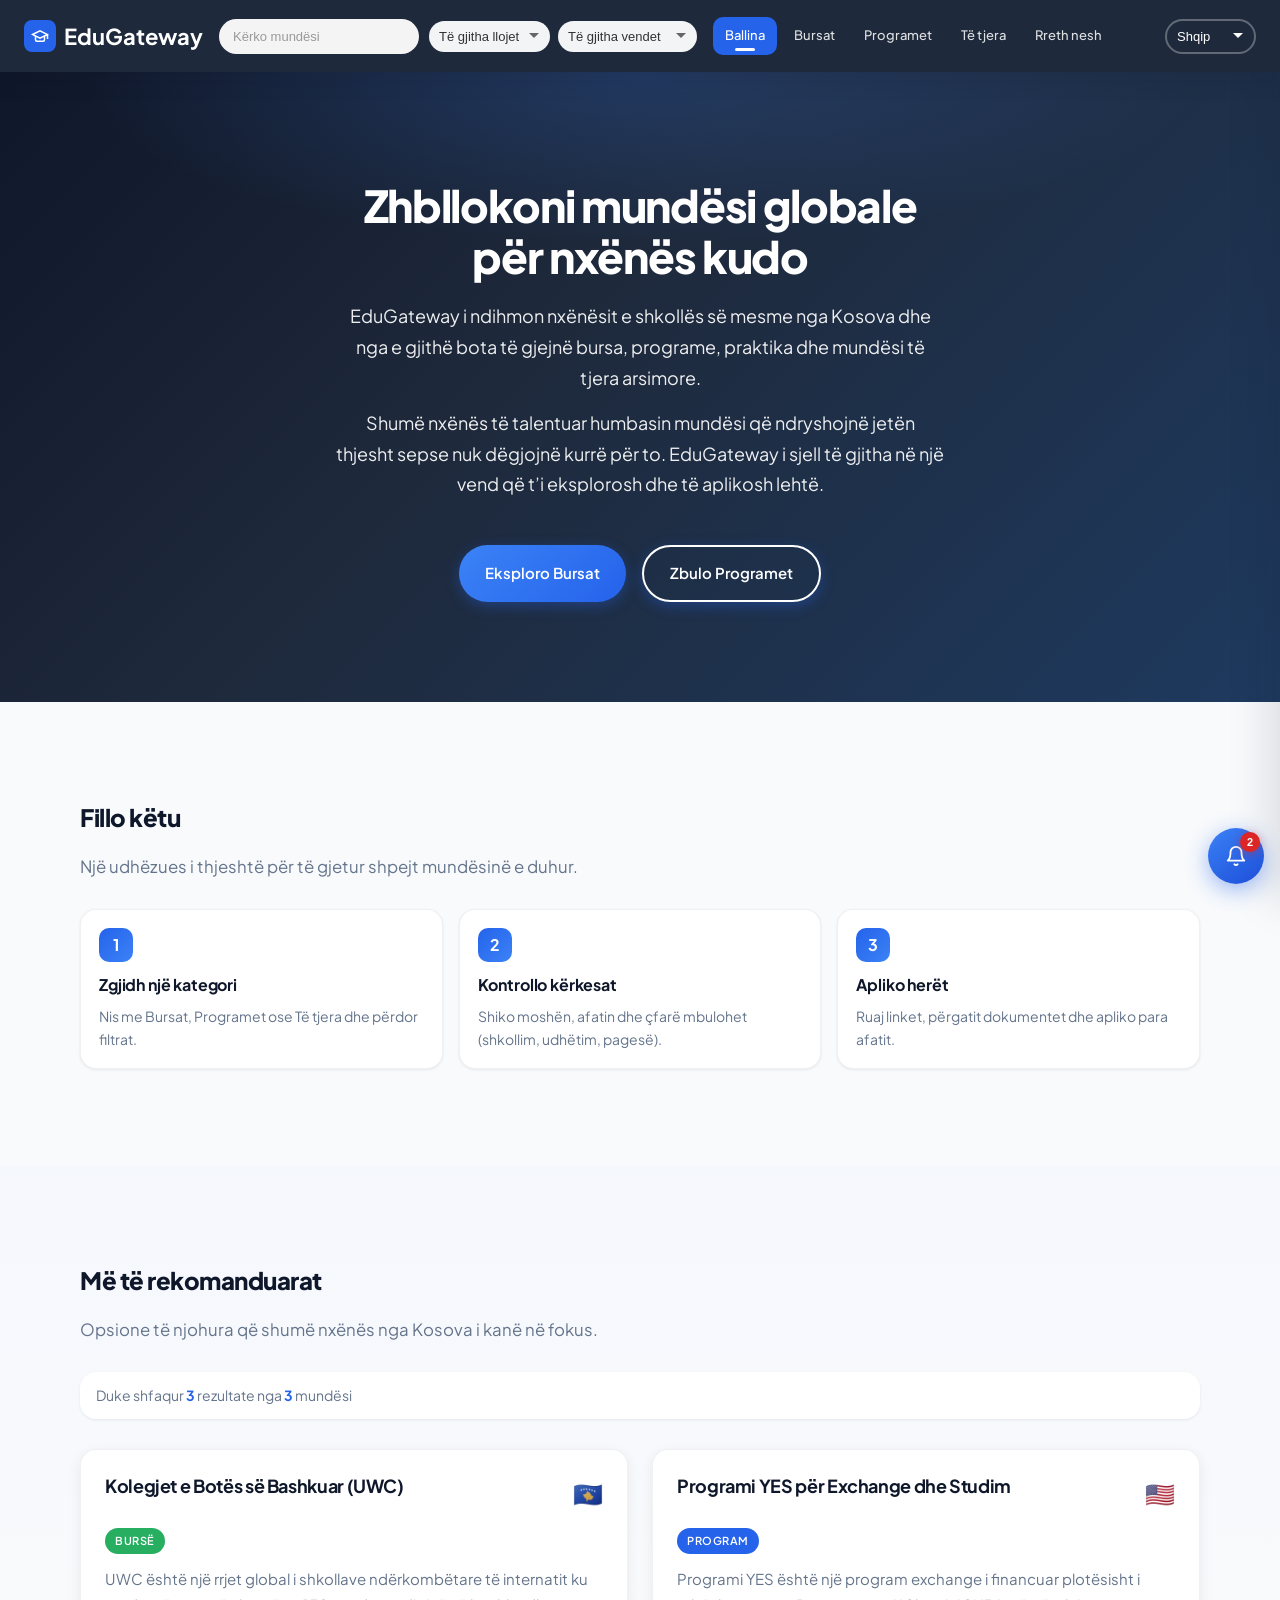
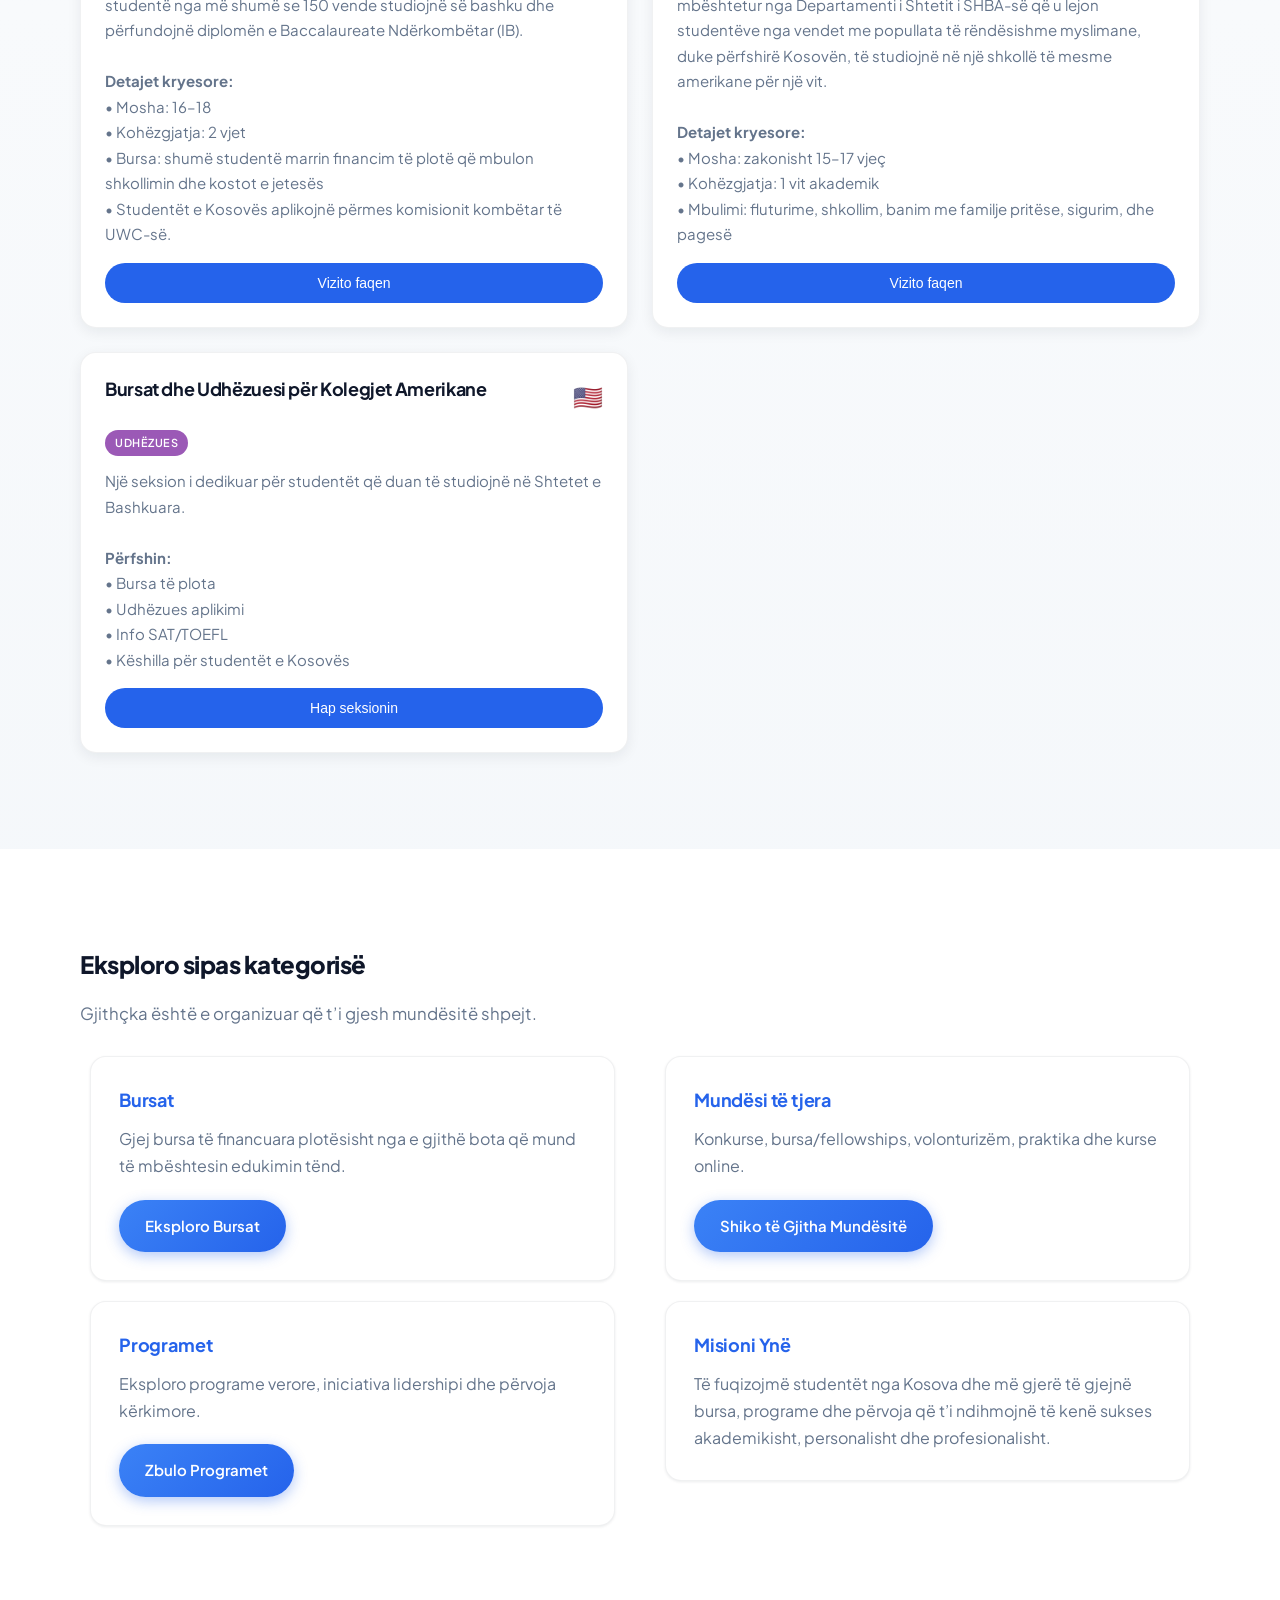
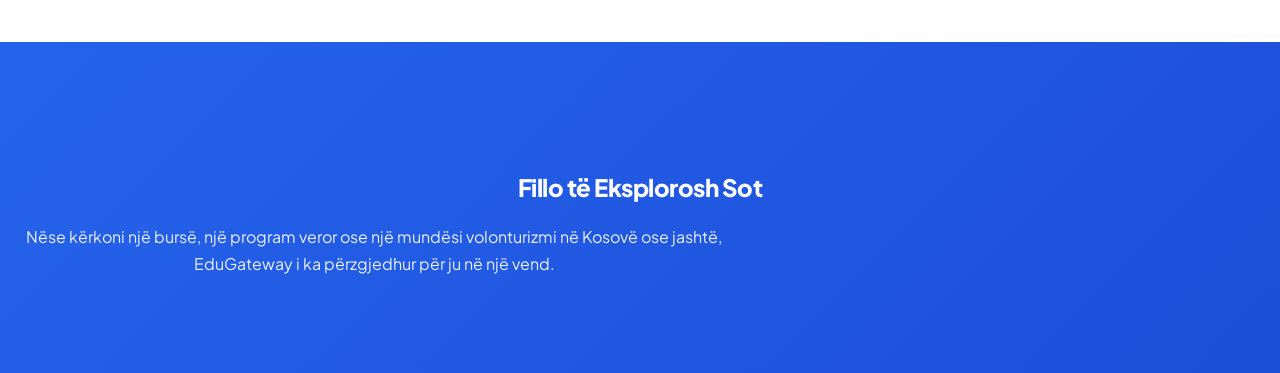
<file: improved_website/index.html>
<!DOCTYPE html>
<html lang="sq">

<head>
    <meta charset="UTF-8">
    <meta name="viewport" content="width=device-width, initial-scale=1.0">
    <title></title>
    <link rel="stylesheet" href="css/style.css">
</head>

<body data-i18n-page-title="EduGateway - Global Opportunities for Students">

<!-- ========== NAVBAR ========== -->
<nav class="navbar">
    <a href="index.html" class="logo">
        <div class="logo-icon">
            <svg width="18" height="18" viewBox="0 0 24 24" fill="none" stroke="white" stroke-width="2">
                <path d="M22 10v6M2 10l10-5 10 5-10 5z"/>
                <path d="M6 12v5c0 1.1.9 2 2 2h8a2 2 0 0 0 2-2v-5"/>
            </svg>
        </div>
        <span data-i18n="EduGateway"></span>
    </a>

    <button class="mobile-menu-btn" id="mobileMenuBtn" data-i18n-aria="Toggle menu">
        <svg width="24" height="24" viewBox="0 0 24 24" fill="none" stroke="currentColor" stroke-width="2">
            <line x1="3" y1="12" x2="21" y2="12"></line>
            <line x1="3" y1="6" x2="21" y2="6"></line>
            <line x1="3" y1="18" x2="21" y2="18"></line>
        </svg>
    </button>

    <div class="search-area" id="searchArea">
    <form class="search-wrapper" id="searchForm" onsubmit="handleSearchSubmit(event)">
        <input type="text" id="searchInput" class="search-input" data-i18n-placeholder="Search opportunities" placeholder="" autocomplete="off">
        <button type="button" class="search-clear" id="clearSearch" data-i18n-aria="Clear search">&times;</button>
    </form>
    <div class="filter-group">
        <select id="typeFilter" class="filter-select">
            <option value="all" data-i18n="All Types"></option>
            <option value="scholarship" data-i18n="Scholarships"></option>
            <option value="program" data-i18n="Programs"></option>
            <option value="other" data-i18n="Other"></option>
        </select>
        <select id="countryFilter" class="filter-select">
            <option value="all" data-i18n="All Countries"></option>
            <option value="usa" data-i18n="USA"></option>
            <option value="germany" data-i18n="Germany"></option>
            <option value="uk" data-i18n="United Kingdom"></option>
            <option value="france" data-i18n="France"></option>
            <option value="europe" data-i18n="Europe"></option>
            <option value="kosovo" data-i18n="Kosovo"></option>
            <option value="international" data-i18n="International"></option>
        </select>
    </div>
</div>

    <div class="nav-links" id="navLinks">
        <a href="index.html" data-i18n="Home"></a>
        <a href="scholarships.html" data-i18n="Scholarships"></a>
        <a href="programs.html" data-i18n="Programs"></a>
        <a href="other.html" data-i18n="Other"></a>
        <a href="about.html" data-i18n="About"></a>
    </div>

    <select id="languageSelect" class="language-select">
        <option value="sq" data-i18n="Shqip"></option>
        <option value="en" data-i18n="English"></option>
    </select>
</nav>

<!-- ========== HERO SECTION ========== -->
<section class="hero">
    <h1 data-i18n="Unlock Global Opportunities for Students Everywhere"></h1>
    <p data-i18n="EduGateway helps high school students from Kosovo and around the world find scholarships, programs, internships, and other educational opportunities."></p>
    <p data-i18n="Many talented students miss life-changing opportunities simply because they never hear about them. EduGateway brings them together in one place so you can easily explore and apply."></p>

    <div class="hero-buttons">
        <a href="scholarships.html" class="btn" data-i18n="Explore Scholarships"></a>
        <a href="programs.html" class="btn btn-outline" data-i18n="Discover Programs"></a>
    </div>
</section>

<!-- ========== START HERE ========== -->
<section class="section-alt">
    <div class="container">
        <div class="section-header">
            <h2 data-i18n="Start Here"></h2>
            <p data-i18n="A simple guide to help you find the right opportunity fast."></p>
        </div>

        <div class="steps-grid">
            <div class="step-card">
                <div class="step-number">1</div>
                <h3 data-i18n="Pick a category"></h3>
                <p data-i18n="Start with Scholarships, Programs, or Other and use filters."></p>
            </div>
            <div class="step-card">
                <div class="step-number">2</div>
                <h3 data-i18n="Check requirements"></h3>
                <p data-i18n="Look at age, deadline, and what is covered (tuition, travel, stipend)."></p>
            </div>
            <div class="step-card">
                <div class="step-number">3</div>
                <h3 data-i18n="Apply early"></h3>
                <p data-i18n="Save links, prepare documents, and apply before the deadline."></p>
            </div>
        </div>
    </div>
</section>

<!-- ========== TOP PICKS ========== -->
<section>
    <div class="container">
        <div class="section-header">
            <h2 data-i18n="Top Picks"></h2>
            <p data-i18n="Popular options many Kosovo students are interested in."></p>
        </div>

        <div class="search-info" id="searchInfo">
            <div class="results-count" id="resultsCount"></div>
            <div class="active-filters" id="activeFilters"></div>
            <button class="suggestion-btn hidden" id="clearAllFilters" onclick="clearAllFilters()" style="display: none;">
                <span data-i18n="Clear all filters"></span>
            </button>
        </div>

        <div class="no-results" id="noResults">
            <div class="no-results-icon">
                <svg width="64" height="64" viewBox="0 0 24 24" fill="none" stroke="#ccc" stroke-width="1.5">
                    <circle cx="11" cy="11" r="8"/>
                    <line x1="21" y1="21" x2="16.65" y2="16.65"/>
                    <line x1="8" y1="8" x2="14" y2="14"/>
                    <line x1="14" y1="8" x2="8" y2="14"/>
                </svg>
            </div>
            <h3 id="noResultsTitle" data-i18n="No results found"></h3>
            <p id="noResultsText" data-i18n="Try adjusting your filters or search terms"></p>
            <div class="no-results-suggestions">
                <button class="suggestion-btn" onclick="clearAllFilters()" data-i18n="Clear all filters"></button>
                <button class="suggestion-btn" onclick="clearSearchFilter()" data-i18n="Try a broader search"></button>
                <button class="suggestion-btn" onclick="clearTypeFilter()" data-i18n="Remove filters"></button>
            </div>
        </div>

        <div class="card-container">
            <div class="card" data-type="scholarship" data-country="kosovo">
                <div class="card-header">
                    <h3 data-i18n="United World Colleges (UWC)"></h3>
                    <span class="card-country">🇽🇰</span>
                </div>
                <span class="card-type scholarship" data-i18n="Scholarship"></span>
                <p data-i18n="UWC is a global network of international boarding schools where students from more than 150 countries study together and complete the International Baccalaureate (IB) diploma.|Key details:|Age: 16–18|Duration: 2 years|Scholarship: many students receive full funding covering tuition and living costs|Kosovo students apply through the national UWC committee."></p>
                <button data-i18n="Visit Website" onclick="window.open('https://apply.uwc.org/')"></button>
            </div>

            <div class="card" data-type="program" data-country="usa">
                <div class="card-header">
                    <h3 data-i18n="Youth Exchange and Study Program (YES)"></h3>
                    <span class="card-country">🇺🇸</span>
                </div>
                <span class="card-type program" data-i18n="Program"></span>
                <p data-i18n="The YES program is a fully funded exchange program supported by the U.S. Department of State that allows students from countries with significant Muslim populations, including Kosovo, to study in an American high school for one year.|Key details:|Age: usually 15–17 years old|Duration: 1 academic year|Coverage: flights, tuition, housing with host family, insurance, and stipend"></p>
                <button data-i18n="Visit Website" onclick="window.open('https://exchanges.state.gov/non-us/program/kennedy-lugar-youth-exchange-study-yes')"></button>
            </div>

            <div class="card" data-type="other" data-country="usa">
                <div class="card-header">
                    <h3 data-i18n="USA College Scholarships &amp; Guide"></h3>
                    <span class="card-country">🇺🇸</span>
                </div>
                <span class="card-type other" data-i18n="Guide"></span>
                <p data-i18n="A dedicated section for students who want to study in the United States.|Includes:|Full scholarships|Application guides|SAT/TOEFL info|Tips for Kosovo students"></p>
                <button data-i18n="Open Section" onclick="window.location.href='usa.html'"></button>
            </div>
        </div>
    </div>
</section>

<!-- ========== FEATURES SECTION ========== -->
<section class="features">
    <div class="container">
        <div class="section-header">
            <h2 data-i18n="Explore by category"></h2>
            <p data-i18n="Everything is organized so you can find opportunities quickly."></p>
        </div>

        <div class="home-grid">
            <div>
                <div class="feature-card">
                    <h3 data-i18n="Scholarships"></h3>
                    <p data-i18n="Find fully funded opportunities from around the globe that can support your education."></p>
                    <div class="mt-20">
                        <a class="btn" href="scholarships.html" data-i18n="Explore Scholarships"></a>
                    </div>
                </div>

                <div class="feature-card">
                    <h3 data-i18n="Programs"></h3>
                    <p data-i18n="Explore summer programs, leadership initiatives, and research experiences."></p>
                    <div class="mt-20">
                        <a class="btn" href="programs.html" data-i18n="Discover Programs"></a>
                    </div>
                </div>
            </div>

            <div>
                <div class="feature-card">
                    <h3 data-i18n="Other Opportunities"></h3>
                    <p data-i18n="Competitions, fellowships, volunteering, internships, and online courses."></p>
                    <div class="mt-20">
                        <a class="btn" href="other.html" data-i18n="See All Opportunities"></a>
                    </div>
                </div>

                <div class="feature-card">
                    <h3 data-i18n="Our Mission"></h3>
                    <p data-i18n="To empower students from Kosovo and beyond to find scholarships, programs, and experiences that help them succeed academically, personally, and professionally."></p>
                </div>
            </div>
        </div>
    </div>
</section>

<!-- ========== CTA SECTION ========== -->
<section class="cta">
    <h2 data-i18n="Start Exploring Opportunities Today"></h2>
    <p data-i18n="Whether you are looking for a scholarship, a summer program, or a volunteering opportunity in Kosovo or abroad, EduGateway has curated them for you in one place."></p>
</section>

<!-- ========== NOTIFICATIONS (collapsible tray) ========== -->
<div class="notifications-root" id="notificationsRoot">
    <button type="button" class="notifications-toggle" id="notificationsToggle" data-i18n-aria="Open notifications" aria-expanded="false" aria-controls="notificationsPanel">
        <span class="notifications-toggle__icon" aria-hidden="true">
            <svg width="22" height="22" viewBox="0 0 24 24" fill="none" stroke="currentColor" stroke-width="2" stroke-linecap="round" stroke-linejoin="round"><path d="M18 8A6 6 0 0 0 6 8c0 7-3 9-3 9h18s-3-2-3-9"/><path d="M13.73 21a2 2 0 0 1-3.46 0"/></svg>
        </span>
        <span class="notifications-toggle__badge" id="notificationsBadge" aria-hidden="true">0</span>
    </button>
    <div class="notifications-backdrop" id="notificationsBackdrop"></div>
    <aside class="notifications-drawer" id="notificationsPanel" role="dialog" aria-modal="true" aria-hidden="true" aria-labelledby="notificationsDrawerTitle">
        <div class="notifications-drawer__chrome">
            <div class="notifications-drawer__grab" aria-hidden="true">
                <span class="notifications-drawer__grab-bar"></span>
            </div>
            <div class="notifications-drawer__header">
                <h2 class="notifications-drawer__title" id="notificationsDrawerTitle" data-i18n="Notifications"></h2>
                <button type="button" class="notifications-drawer__close" id="notificationsDrawerClose" data-i18n-aria="Close notifications">&times;</button>
            </div>
            <div class="notifications-drawer__body">
                <div class="notifications-drawer__list">
                    <article class="notification-card notification-card--reminder" data-notification-id="reminder">
                        <button type="button" class="notification-card__close" data-i18n-aria="Dismiss">&times;</button>
                        <div class="notification-card__body">
                            <h4 class="notification-card__heading">
                                <svg width="18" height="18" viewBox="0 0 24 24" fill="none" stroke="currentColor" stroke-width="2" aria-hidden="true">
                                    <circle cx="12" cy="12" r="10"/>
                                    <polyline points="12 6 12 12 16 14"/>
                                </svg>
                                <span data-i18n="Reminder"></span>
                            </h4>
                            <p class="notification-card__text" data-i18n="Upcoming deadlines this month"></p>
                        </div>
                    </article>
                    <article class="notification-card notification-card--feedback" data-notification-id="feedback">
                        <button type="button" class="notification-card__close" data-i18n-aria="Dismiss">&times;</button>
                        <div class="notification-card__body">
                            <h4 class="notification-card__heading">
                                <svg width="18" height="18" viewBox="0 0 24 24" fill="none" stroke="currentColor" stroke-width="2" aria-hidden="true">
                                    <path d="M21 11.5a8.38 8.38 0 0 1-.9 3.8 8.5 8.5 0 0 1-7.6 4.7 8.38 8.38 0 0 1-3.8-.9L3 21l1.9-5.7a8.38 8.38 0 0 1-.9-3.8 8.5 8.5 0 0 1 4.7-7.6 8.38 8.38 0 0 1 3.8-.9h.5a8.48 8.48 0 0 1 8 8v.5z"/>
                                </svg>
                                <span data-i18n="Feedback"></span>
                            </h4>
                            <a href="#" class="notification-card__link" data-i18n="Share your thoughts"></a>
                        </div>
                    </article>
                </div>
            </div>
        </div>
    </aside>
</div>

<script src="js/script.js"></script>

</body>
</html>
</file>
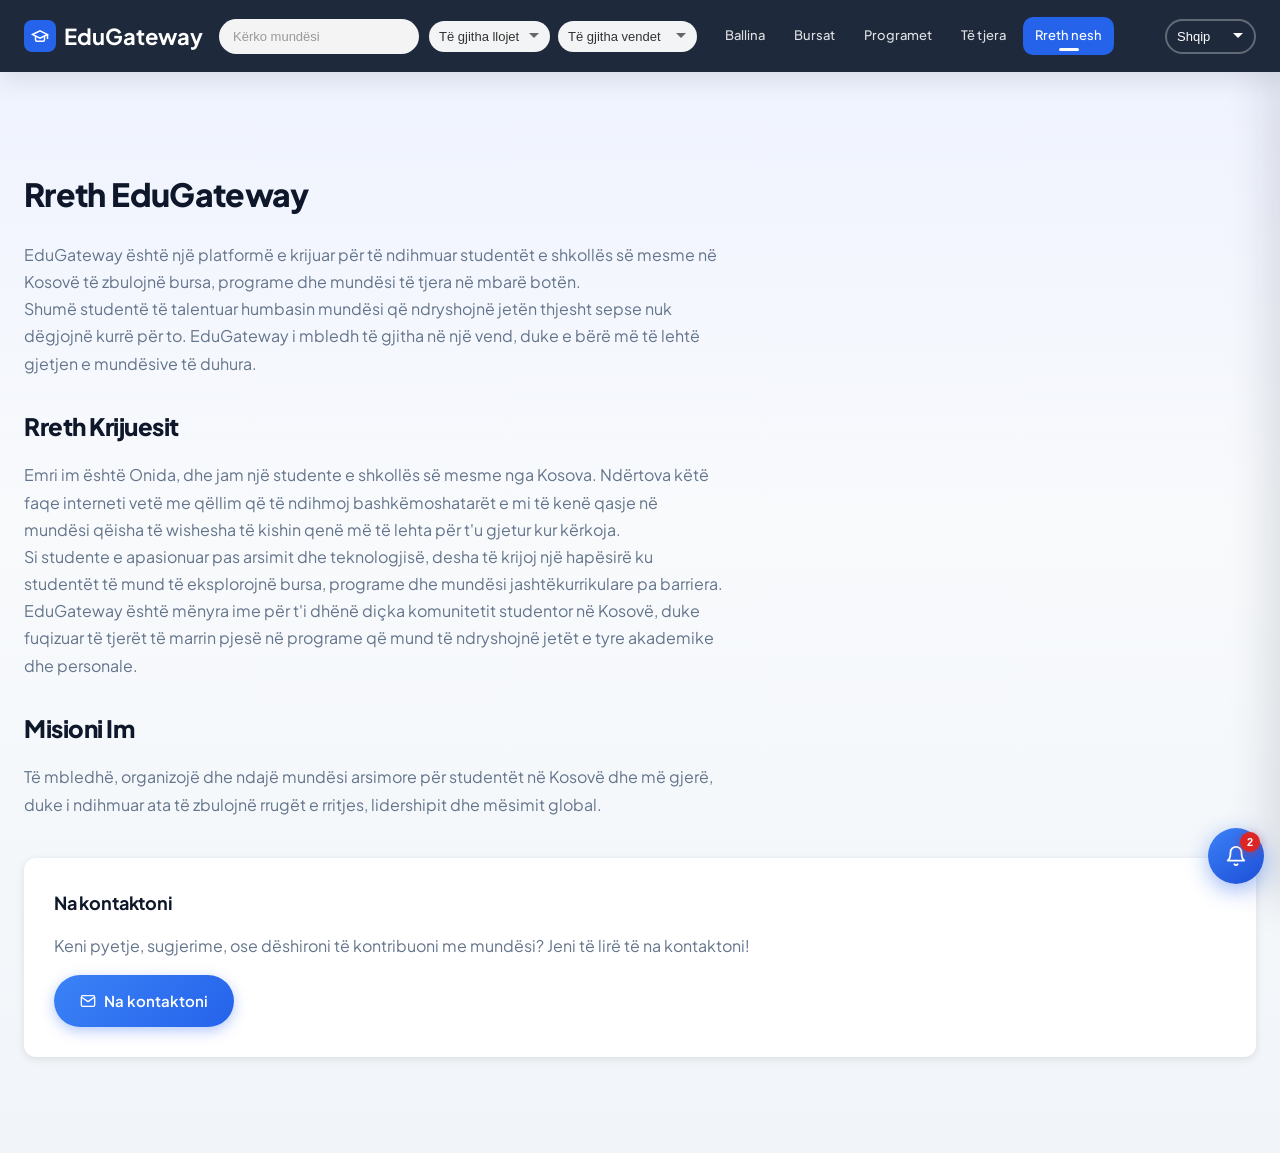
<file: improved_website/about.html>
<!DOCTYPE html>
<html lang="sq">

<head>
    <meta charset="UTF-8">
    <meta name="viewport" content="width=device-width, initial-scale=1.0">
    <title></title>
    <link rel="stylesheet" href="css/style.css">
</head>

<body data-i18n-page-title="About - EduGateway">

<!-- ========== NAVBAR ========== -->
<nav class="navbar">
    <a href="index.html" class="logo">
        <div class="logo-icon">
            <svg width="18" height="18" viewBox="0 0 24 24" fill="none" stroke="white" stroke-width="2">
                <path d="M22 10v6M2 10l10-5 10 5-10 5z"/>
                <path d="M6 12v5c0 1.1.9 2 2 2h8a2 2 0 0 0 2-2v-5"/>
            </svg>
        </div>
        <span data-i18n="EduGateway"></span>
    </a>

    <button class="mobile-menu-btn" id="mobileMenuBtn" data-i18n-aria="Toggle menu">
        <svg width="24" height="24" viewBox="0 0 24 24" fill="none" stroke="currentColor" stroke-width="2">
            <line x1="3" y1="12" x2="21" y2="12"></line>
            <line x1="3" y1="6" x2="21" y2="6"></line>
            <line x1="3" y1="18" x2="21" y2="18"></line>
        </svg>
    </button>

    <div class="search-area" id="searchArea">
        <div class="search-wrapper">
            <input type="text" id="searchInput" class="search-input" data-i18n-placeholder="Search opportunities" placeholder="">
            <button class="search-clear" id="clearSearch" data-i18n-aria="Clear search">&times;</button>
        </div>
        <div class="filter-group">
            <select id="typeFilter" class="filter-select">
                <option value="all" data-i18n="All Types"></option>
                <option value="scholarship" data-i18n="Scholarships"></option>
                <option value="program" data-i18n="Programs"></option>
                <option value="other" data-i18n="Other"></option>
            </select>
            <select id="countryFilter" class="filter-select">
                <option value="all" data-i18n="All Countries"></option>
                <option value="usa" data-i18n="USA"></option>
                <option value="germany" data-i18n="Germany"></option>
                <option value="uk" data-i18n="United Kingdom"></option>
                <option value="france" data-i18n="France"></option>
                <option value="europe" data-i18n="Europe"></option>
                <option value="kosovo" data-i18n="Kosovo"></option>
                <option value="international" data-i18n="International"></option>
            </select>
        </div>
    </div>

    <div class="nav-links" id="navLinks">
        <a href="index.html" data-i18n="Home"></a>
        <a href="scholarships.html" data-i18n="Scholarships"></a>
        <a href="programs.html" data-i18n="Programs"></a>
        <a href="other.html" data-i18n="Other"></a>
        <a href="about.html" data-i18n="About"></a>
    </div>

    <select id="languageSelect" class="language-select">
        <option value="sq" data-i18n="Shqip"></option>
        <option value="en" data-i18n="English"></option>
    </select>
</nav>

<!-- ========== CONTENT ========== -->
<section>

    <h1 data-i18n="About EduGateway"></h1>

    <p data-i18n="EduGateway is a platform created to help high school students in Kosovo discover scholarships, programs, and other opportunities around the world."></p>

    <p data-i18n="Many talented students miss life-changing opportunities simply because they don't hear about them. EduGateway brings them all together in one place, making it easier to find the right opportunities."></p>

    <h2 data-i18n="About the Creator"></h2>

    <p data-i18n="My name is Onida, and I am a high school student from Kosovo. I built this website entirely on my own with the goal of helping my peers access opportunities that I wish had been easier to find when I was searching."></p>

    <p data-i18n="As a student passionate about education and technology, I wanted to create a space where students could explore scholarships, programs, and extracurricular opportunities without barriers."></p>

    <p data-i18n="EduGateway is my way of giving back to the student community in Kosovo, empowering others to take part in programs that can change their academic and personal lives."></p>

    <h2 data-i18n="My Mission"></h2>

    <p data-i18n="To collect, organize, and share educational opportunities for students in Kosovo and beyond, helping them discover pathways to growth, leadership, and global learning."></p>

    <div style="margin-top: 40px; padding: 30px; background: white; border-radius: 12px; box-shadow: 0 2px 8px rgba(0,0,0,0.1);">
        <h3 style="margin-bottom: 15px;" data-i18n="Get in Touch"></h3>
        <p style="margin-bottom: 15px;" data-i18n="Have questions, suggestions, or want to contribute opportunities? Feel free to reach out!"></p>
        <a href="mailto:contact@edugateway.com" class="btn">
            <svg width="16" height="16" viewBox="0 0 24 24" fill="none" stroke="currentColor" stroke-width="2">
                <path d="M4 4h16c1.1 0 2 .9 2 2v12c0 1.1-.9 2-2 2H4c-1.1 0-2-.9-2-2V6c0-1.1.9-2 2-2z"/>
                <polyline points="22,6 12,13 2,6"/>
            </svg>
            <span data-i18n="Contact Us"></span>
        </a>
    </div>

</section>

<!-- ========== NOTIFICATIONS (collapsible tray) ========== -->
<div class="notifications-root" id="notificationsRoot">
    <button type="button" class="notifications-toggle" id="notificationsToggle" data-i18n-aria="Open notifications" aria-expanded="false" aria-controls="notificationsPanel">
        <span class="notifications-toggle__icon" aria-hidden="true">
            <svg width="22" height="22" viewBox="0 0 24 24" fill="none" stroke="currentColor" stroke-width="2" stroke-linecap="round" stroke-linejoin="round"><path d="M18 8A6 6 0 0 0 6 8c0 7-3 9-3 9h18s-3-2-3-9"/><path d="M13.73 21a2 2 0 0 1-3.46 0"/></svg>
        </span>
        <span class="notifications-toggle__badge" id="notificationsBadge" aria-hidden="true">0</span>
    </button>
    <div class="notifications-backdrop" id="notificationsBackdrop"></div>
    <aside class="notifications-drawer" id="notificationsPanel" role="dialog" aria-modal="true" aria-hidden="true" aria-labelledby="notificationsDrawerTitle">
        <div class="notifications-drawer__chrome">
            <div class="notifications-drawer__grab" aria-hidden="true">
                <span class="notifications-drawer__grab-bar"></span>
            </div>
            <div class="notifications-drawer__header">
                <h2 class="notifications-drawer__title" id="notificationsDrawerTitle" data-i18n="Notifications"></h2>
                <button type="button" class="notifications-drawer__close" id="notificationsDrawerClose" data-i18n-aria="Close notifications">&times;</button>
            </div>
            <div class="notifications-drawer__body">
                <div class="notifications-drawer__list">
                    <article class="notification-card notification-card--reminder" data-notification-id="reminder">
                        <button type="button" class="notification-card__close" data-i18n-aria="Dismiss">&times;</button>
                        <div class="notification-card__body">
                            <h4 class="notification-card__heading">
                                <svg width="18" height="18" viewBox="0 0 24 24" fill="none" stroke="currentColor" stroke-width="2" aria-hidden="true">
                                    <circle cx="12" cy="12" r="10"/>
                                    <polyline points="12 6 12 12 16 14"/>
                                </svg>
                                <span data-i18n="Reminder"></span>
                            </h4>
                            <p class="notification-card__text" data-i18n="Upcoming deadlines this month"></p>
                        </div>
                    </article>
                    <article class="notification-card notification-card--feedback" data-notification-id="feedback">
                        <button type="button" class="notification-card__close" data-i18n-aria="Dismiss">&times;</button>
                        <div class="notification-card__body">
                            <h4 class="notification-card__heading">
                                <svg width="18" height="18" viewBox="0 0 24 24" fill="none" stroke="currentColor" stroke-width="2" aria-hidden="true">
                                    <path d="M21 11.5a8.38 8.38 0 0 1-.9 3.8 8.5 8.5 0 0 1-7.6 4.7 8.38 8.38 0 0 1-3.8-.9L3 21l1.9-5.7a8.38 8.38 0 0 1-.9-3.8 8.5 8.5 0 0 1 4.7-7.6 8.38 8.38 0 0 1 3.8-.9h.5a8.48 8.48 0 0 1 8 8v.5z"/>
                                </svg>
                                <span data-i18n="Feedback"></span>
                            </h4>
                            <a href="#" class="notification-card__link" data-i18n="Share your thoughts"></a>
                        </div>
                    </article>
                </div>
            </div>
        </div>
    </aside>
</div>

<script src="js/script.js"></script>

</body>
</html>
</file>
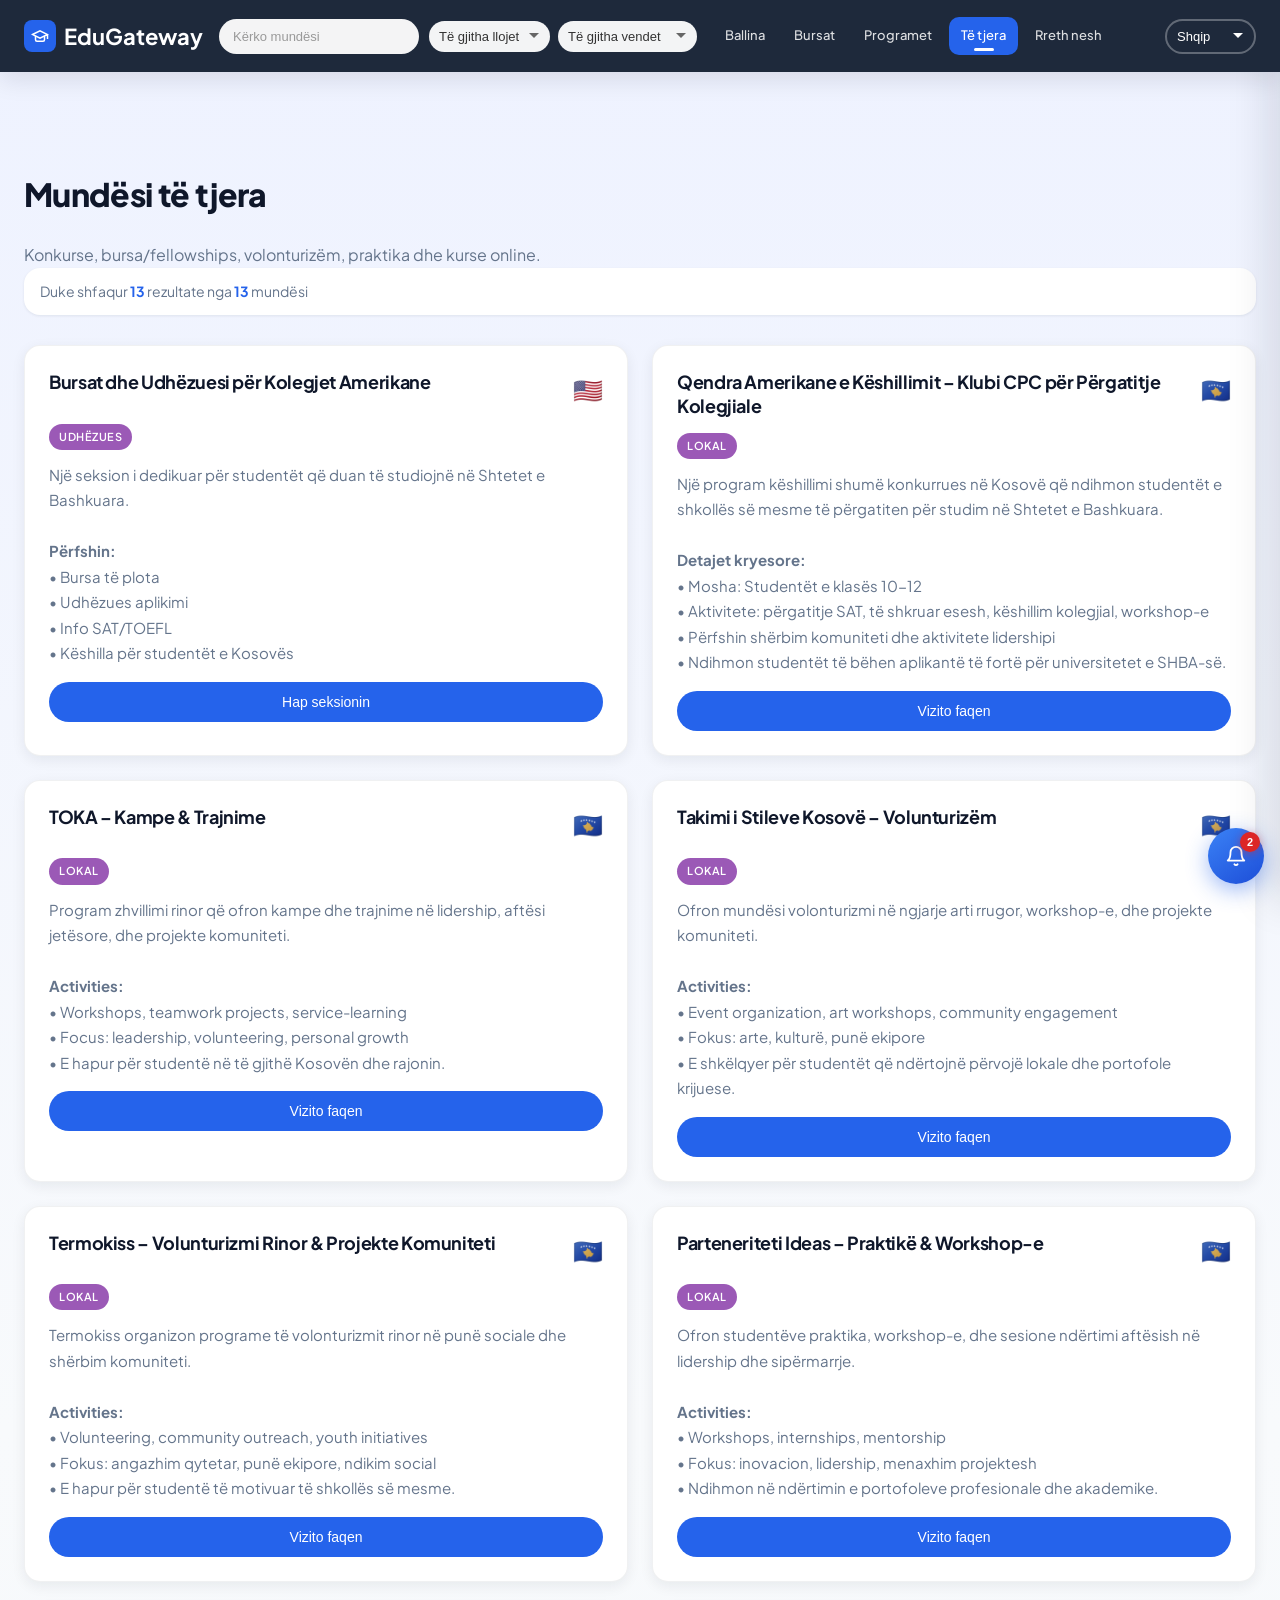
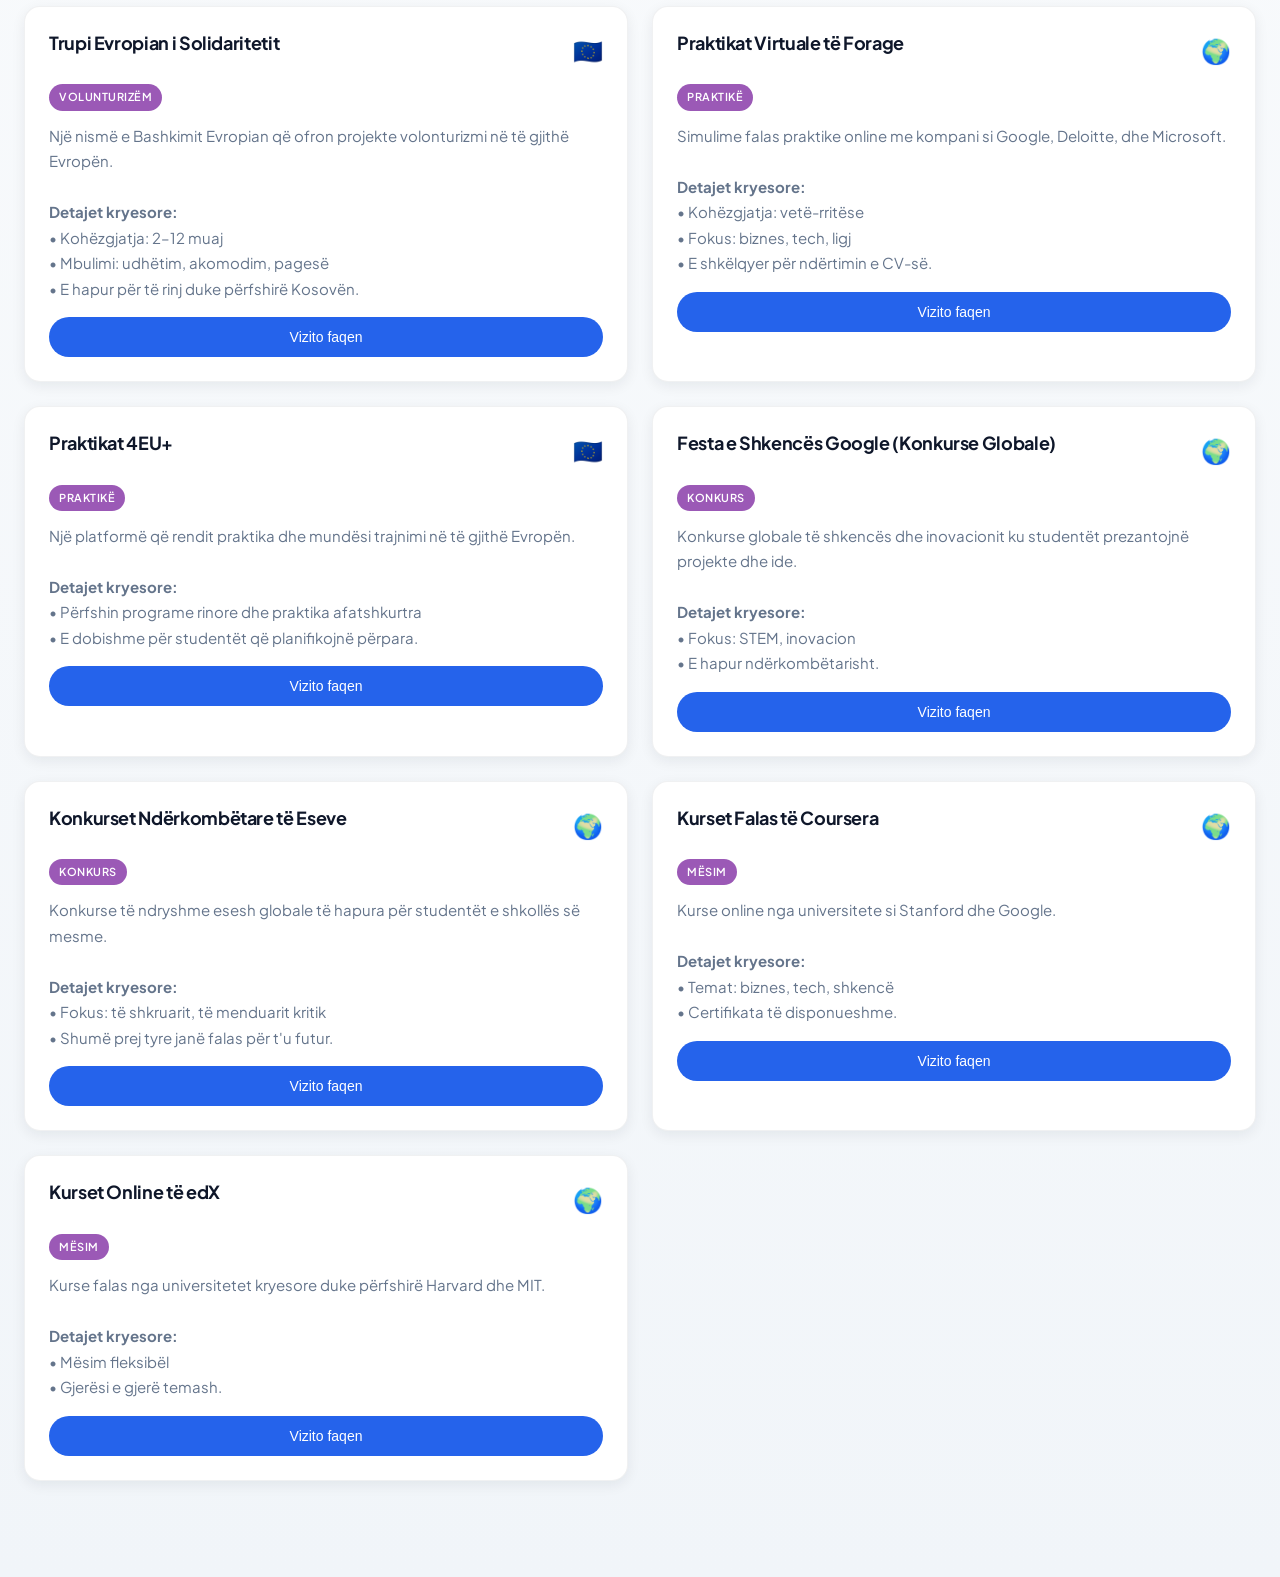
<file: improved_website/other.html>
<!DOCTYPE html>
<html lang="sq">

<head>
    <meta charset="UTF-8">
    <meta name="viewport" content="width=device-width, initial-scale=1.0">
    <title></title>
    <link rel="stylesheet" href="css/style.css">
</head>

<body data-i18n-page-title="Other Opportunities - EduGateway">

<!-- ========== NAVBAR ========== -->
<nav class="navbar">
    <a href="index.html" class="logo">
        <div class="logo-icon">
            <svg width="18" height="18" viewBox="0 0 24 24" fill="none" stroke="white" stroke-width="2">
                <path d="M22 10v6M2 10l10-5 10 5-10 5z"/>
                <path d="M6 12v5c0 1.1.9 2 2 2h8a2 2 0 0 0 2-2v-5"/>
            </svg>
        </div>
        <span data-i18n="EduGateway"></span>
    </a>

    <button class="mobile-menu-btn" id="mobileMenuBtn" data-i18n-aria="Toggle menu">
        <svg width="24" height="24" viewBox="0 0 24 24" fill="none" stroke="currentColor" stroke-width="2">
            <line x1="3" y1="12" x2="21" y2="12"></line>
            <line x1="3" y1="6" x2="21" y2="6"></line>
            <line x1="3" y1="18" x2="21" y2="18"></line>
        </svg>
    </button>

    <div class="search-area" id="searchArea">
        <div class="search-wrapper">
            <input type="text" id="searchInput" class="search-input" data-i18n-placeholder="Search opportunities" placeholder="">
            <button class="search-clear" id="clearSearch" data-i18n-aria="Clear search">&times;</button>
        </div>
        <div class="filter-group">
            <select id="typeFilter" class="filter-select">
                <option value="all" data-i18n="All Types"></option>
                <option value="scholarship" data-i18n="Scholarships"></option>
                <option value="program" data-i18n="Programs"></option>
                <option value="other" data-i18n="Other"></option>
            </select>
            <select id="countryFilter" class="filter-select">
                <option value="all" data-i18n="All Countries"></option>
                <option value="usa" data-i18n="USA"></option>
                <option value="germany" data-i18n="Germany"></option>
                <option value="uk" data-i18n="United Kingdom"></option>
                <option value="france" data-i18n="France"></option>
                <option value="europe" data-i18n="Europe"></option>
                <option value="kosovo" data-i18n="Kosovo"></option>
                <option value="international" data-i18n="International"></option>
            </select>
        </div>
    </div>

    <div class="nav-links" id="navLinks">
        <a href="index.html" data-i18n="Home"></a>
        <a href="scholarships.html" data-i18n="Scholarships"></a>
        <a href="programs.html" data-i18n="Programs"></a>
        <a href="other.html" data-i18n="Other"></a>
        <a href="about.html" data-i18n="About"></a>
    </div>

    <select id="languageSelect" class="language-select">
        <option value="sq" data-i18n="Shqip"></option>
        <option value="en" data-i18n="English"></option>
    </select>
</nav>

<!-- ========== CONTENT ========== -->
<section>

    <h1 data-i18n="Other Opportunities"></h1>

    <p data-i18n="Competitions, fellowships, volunteering, internships, and online courses."></p>

    <!-- Search Info Bar -->
    <div class="search-info" id="searchInfo">
        <div class="results-count" id="resultsCount"></div>
        <div class="active-filters" id="activeFilters"></div>
        <button class="suggestion-btn hidden" id="clearAllFilters" onclick="clearAllFilters()" style="display: none;">
            <span data-i18n="Clear all filters"></span>
        </button>
    </div>

    <!-- No Results Message -->
    <div class="no-results" id="noResults">
        <div class="no-results-icon">
            <svg width="64" height="64" viewBox="0 0 24 24" fill="none" stroke="#ccc" stroke-width="1.5">
                <circle cx="11" cy="11" r="8"/>
                <line x1="21" y1="21" x2="16.65" y2="16.65"/>
                <line x1="8" y1="8" x2="14" y2="14"/>
                <line x1="14" y1="8" x2="8" y2="14"/>
            </svg>
        </div>
        <h3 id="noResultsTitle" data-i18n="No results found"></h3>
        <p id="noResultsText" data-i18n="Try adjusting your filters or search terms"></p>
        <div class="no-results-suggestions">
            <button class="suggestion-btn" onclick="clearAllFilters()" data-i18n="Clear all filters"></button>
            <button class="suggestion-btn" onclick="clearSearchFilter()" data-i18n="Try a broader search"></button>
            <button class="suggestion-btn" onclick="clearTypeFilter()" data-i18n="Remove filters"></button>
        </div>
    </div>

    <!-- Cards Container -->
    <div class="card-container">

        <!-- USA College Scholarships & Guide -->
        <div class="card" data-type="other" data-country="usa">
            <div class="card-header">
                <h3 data-i18n="USA College Scholarships &amp; Guide"></h3>
                <span class="card-country">🇺🇸</span>
            </div>
            <span class="card-type other" data-i18n="Guide"></span>
            <p data-i18n="A dedicated section for students who want to study in the United States.|Includes:|Full scholarships|Application guides|SAT/TOEFL info|Tips for Kosovo students"></p>
            <button data-i18n="Open Section" onclick="window.location.href='usa.html'"></button>
        </div>

        <!-- American Advising Center – College Prep Club (CPC) -->
        <div class="card" data-type="other" data-country="kosovo">
            <div class="card-header">
                <h3 data-i18n="American Advising Center – College Prep Club (CPC)"></h3>
                <span class="card-country">🇽🇰</span>
            </div>
            <span class="card-type other" data-i18n="Local"></span>
            <p data-i18n="A highly competitive advising program in Kosovo that helps high school students prepare for studying in the United States.|Key details:|Age: Grade 10-12 students|Activities: SAT prep, essay writing, college advising, workshops|Includes community service and leadership activities|Helps students become strong applicants for U.S. universities."></p>
            <button data-i18n="Visit Website" onclick="window.open('https://aacks.org/home/collegeprepclub/')"></button>
        </div>

        <!-- TOKA – Camps & Trainings -->
        <div class="card" data-type="other" data-country="kosovo">
            <div class="card-header">
                <h3 data-i18n="TOKA – Camps &amp; Trainings"></h3>
                <span class="card-country">🇽🇰</span>
            </div>
            <span class="card-type other" data-i18n="Local"></span>
            <p data-i18n="Youth development program offering camps and trainings in leadership, life skills, and community projects.|Activities:|Workshops, teamwork projects, service-learning|Focus: leadership, volunteering, personal growth|Open to students across Kosovo and the region."></p>
            <button data-i18n="Visit Website" onclick="window.open('https://toka-ks.org/program/kampet-dhe-trajnimet/')"></button>
        </div>

        <!-- Meeting of Styles Kosovo – Volunteering -->
        <div class="card" data-type="other" data-country="kosovo">
            <div class="card-header">
                <h3 data-i18n="Meeting of Styles Kosovo – Volunteering"></h3>
                <span class="card-country">🇽🇰</span>
            </div>
            <span class="card-type other" data-i18n="Local"></span>
            <p data-i18n="Offers volunteering opportunities at street art events, workshops, and community projects.|Activities:|Event organization, art workshops, community engagement|Focus: arts, culture, teamwork|Great for students building local experience and creative portfolios."></p>
            <button data-i18n="Visit Page" onclick="window.open('https://www.facebook.com/MOSkosovo/')"></button>
        </div>

        <!-- Termokiss – Youth Volunteering & Community Projects -->
        <div class="card" data-type="other" data-country="kosovo">
            <div class="card-header">
                <h3 data-i18n="Termokiss – Youth Volunteering &amp; Community Projects"></h3>
                <span class="card-country">🇽🇰</span>
            </div>
            <span class="card-type other" data-i18n="Local"></span>
            <p data-i18n="Termokiss organizes youth volunteer programs in social work and community service.|Activities:|Volunteering, community outreach, youth initiatives|Focus: civic engagement, teamwork, social impact|Open to motivated high school students."></p>
            <button data-i18n="Visit Website" onclick="window.open('https://www.facebook.com/Termokiss/')"></button>
        </div>

        <!-- Ideas Partnership – Internships & Workshops -->
        <div class="card" data-type="other" data-country="kosovo">
            <div class="card-header">
                <h3 data-i18n="Ideas Partnership – Internships &amp; Workshops"></h3>
                <span class="card-country">🇽🇰</span>
            </div>
            <span class="card-type other" data-i18n="Local"></span>
            <p data-i18n="Provides students with internships, workshops, and skill-building sessions in leadership and entrepreneurship.|Activities:|Workshops, internships, mentorship|Focus: innovation, leadership, project management|Helps build professional and academic portfolios."></p>
            <button data-i18n="Visit Website" onclick="window.open('https://theideaspartnership.org/wp/')"></button>
        </div>

        <!-- European Solidarity Corps -->
        <div class="card" data-type="other" data-country="europe">
            <div class="card-header">
                <h3 data-i18n="European Solidarity Corps"></h3>
                <span class="card-country">🇪🇺</span>
            </div>
            <span class="card-type other" data-i18n="Volunteering"></span>
            <p data-i18n="A European Union initiative that offers volunteering projects across Europe.|Key details:|Duration: 2–12 months|Coverage: travel, accommodation, stipend|Open to young people including Kosovo."></p>
            <button data-i18n="Visit Website" onclick="window.open('https://europa.eu/youth/solidarity_en')"></button>
        </div>

        <!-- Forage Virtual Internships -->
        <div class="card" data-type="other" data-country="international">
            <div class="card-header">
                <h3 data-i18n="Forage Virtual Internships"></h3>
                <span class="card-country">🌍</span>
            </div>
            <span class="card-type other" data-i18n="Internship"></span>
            <p data-i18n="Free online internship simulations with companies like Google, Deloitte, and Microsoft.|Key details:|Duration: self-paced|Focus: business, tech, law|Great for CV building."></p>
            <button data-i18n="Visit Website" onclick="window.open('https://www.theforage.com/')"></button>
        </div>

        <!-- 4EU+ Internships -->
        <div class="card" data-type="other" data-country="europe">
            <div class="card-header">
                <h3 data-i18n="4EU+ Internships"></h3>
                <span class="card-country">🇪🇺</span>
            </div>
            <span class="card-type other" data-i18n="Internship"></span>
            <p data-i18n="A platform listing internships and training opportunities across Europe.|Key details:|Includes youth programs and short-term internships|Useful for students planning ahead."></p>
            <button data-i18n="Visit Website" onclick="window.open('https://4euplus.eu/4EU-8.html')"></button>
        </div>

        <!-- Google Science Fair (Global Competitions) -->
        <div class="card" data-type="other" data-country="international">
            <div class="card-header">
                <h3 data-i18n="Google Science Fair (Global Competitions)"></h3>
                <span class="card-country">🌍</span>
            </div>
            <span class="card-type other" data-i18n="Competition"></span>
            <p data-i18n="Global science and innovation competitions where students present projects and ideas.|Key details:|Focus: STEM, innovation|Open internationally."></p>
            <button data-i18n="Visit Website" onclick="window.open('https://edu.google.com/')"></button>
        </div>

        <!-- International Essay Competitions -->
        <div class="card" data-type="other" data-country="international">
            <div class="card-header">
                <h3 data-i18n="International Essay Competitions"></h3>
                <span class="card-country">🌍</span>
            </div>
            <span class="card-type other" data-i18n="Competition"></span>
            <p data-i18n="Various global essay contests open to high school students.|Key details:|Focus: writing, critical thinking|Many are free to enter."></p>
            <button data-i18n="Visit Website" onclick="window.open('https://www.lumiere-education.com/post/free-writing-competitions-for-high-school-students')"></button>
        </div>

        <!-- Coursera Free Courses -->
        <div class="card" data-type="other" data-country="international">
            <div class="card-header">
                <h3 data-i18n="Coursera Free Courses"></h3>
                <span class="card-country">🌍</span>
            </div>
            <span class="card-type other" data-i18n="Learning"></span>
            <p data-i18n="Online courses from universities like Stanford and Google.|Key details:|Topics: business, tech, science|Certificates available."></p>
            <button data-i18n="Visit Website" onclick="window.open('https://www.coursera.org/')"></button>
        </div>

        <!-- edX Online Courses -->
        <div class="card" data-type="other" data-country="international">
            <div class="card-header">
                <h3 data-i18n="edX Online Courses"></h3>
                <span class="card-country">🌍</span>
            </div>
            <span class="card-type other" data-i18n="Learning"></span>
            <p data-i18n="Free courses from top universities including Harvard and MIT.|Key details:|Flexible learning|Wide range of subjects."></p>
            <button data-i18n="Visit Website" onclick="window.open('https://www.edx.org/')"></button>
        </div>

    </div>

</section>

<!-- ========== NOTIFICATIONS (collapsible tray) ========== -->
<div class="notifications-root" id="notificationsRoot">
    <button type="button" class="notifications-toggle" id="notificationsToggle" data-i18n-aria="Open notifications" aria-expanded="false" aria-controls="notificationsPanel">
        <span class="notifications-toggle__icon" aria-hidden="true">
            <svg width="22" height="22" viewBox="0 0 24 24" fill="none" stroke="currentColor" stroke-width="2" stroke-linecap="round" stroke-linejoin="round"><path d="M18 8A6 6 0 0 0 6 8c0 7-3 9-3 9h18s-3-2-3-9"/><path d="M13.73 21a2 2 0 0 1-3.46 0"/></svg>
        </span>
        <span class="notifications-toggle__badge" id="notificationsBadge" aria-hidden="true">0</span>
    </button>
    <div class="notifications-backdrop" id="notificationsBackdrop"></div>
    <aside class="notifications-drawer" id="notificationsPanel" role="dialog" aria-modal="true" aria-hidden="true" aria-labelledby="notificationsDrawerTitle">
        <div class="notifications-drawer__chrome">
            <div class="notifications-drawer__grab" aria-hidden="true">
                <span class="notifications-drawer__grab-bar"></span>
            </div>
            <div class="notifications-drawer__header">
                <h2 class="notifications-drawer__title" id="notificationsDrawerTitle" data-i18n="Notifications"></h2>
                <button type="button" class="notifications-drawer__close" id="notificationsDrawerClose" data-i18n-aria="Close notifications">&times;</button>
            </div>
            <div class="notifications-drawer__body">
                <div class="notifications-drawer__list">
                    <article class="notification-card notification-card--reminder" data-notification-id="reminder">
                        <button type="button" class="notification-card__close" data-i18n-aria="Dismiss">&times;</button>
                        <div class="notification-card__body">
                            <h4 class="notification-card__heading">
                                <svg width="18" height="18" viewBox="0 0 24 24" fill="none" stroke="currentColor" stroke-width="2" aria-hidden="true">
                                    <circle cx="12" cy="12" r="10"/>
                                    <polyline points="12 6 12 12 16 14"/>
                                </svg>
                                <span data-i18n="Reminder"></span>
                            </h4>
                            <p class="notification-card__text" data-i18n="Upcoming deadlines this month"></p>
                        </div>
                    </article>
                    <article class="notification-card notification-card--feedback" data-notification-id="feedback">
                        <button type="button" class="notification-card__close" data-i18n-aria="Dismiss">&times;</button>
                        <div class="notification-card__body">
                            <h4 class="notification-card__heading">
                                <svg width="18" height="18" viewBox="0 0 24 24" fill="none" stroke="currentColor" stroke-width="2" aria-hidden="true">
                                    <path d="M21 11.5a8.38 8.5 0 0 1-.9 3.8 8.5 8.5 0 0 1-7.6 4.7 8.38 8.38 0 0 1-3.8-.9L3 21l1.9-5.7a8.38 8.38 0 0 1-.9-3.8 8.5 8.5 0 0 1 4.7-7.6 8.38 8.38 0 0 1 3.8-.9h.5a8.48 8.48 0 0 1 8 8v.5z"/>
                                </svg>
                                <span data-i18n="Feedback"></span>
                            </h4>
                            <a href="#" class="notification-card__link" data-i18n="Share your thoughts"></a>
                        </div>
                    </article>
                </div>
            </div>
        </div>
    </aside>
</div>

<script src="js/script.js"></script>

</body>
</html>
</file>
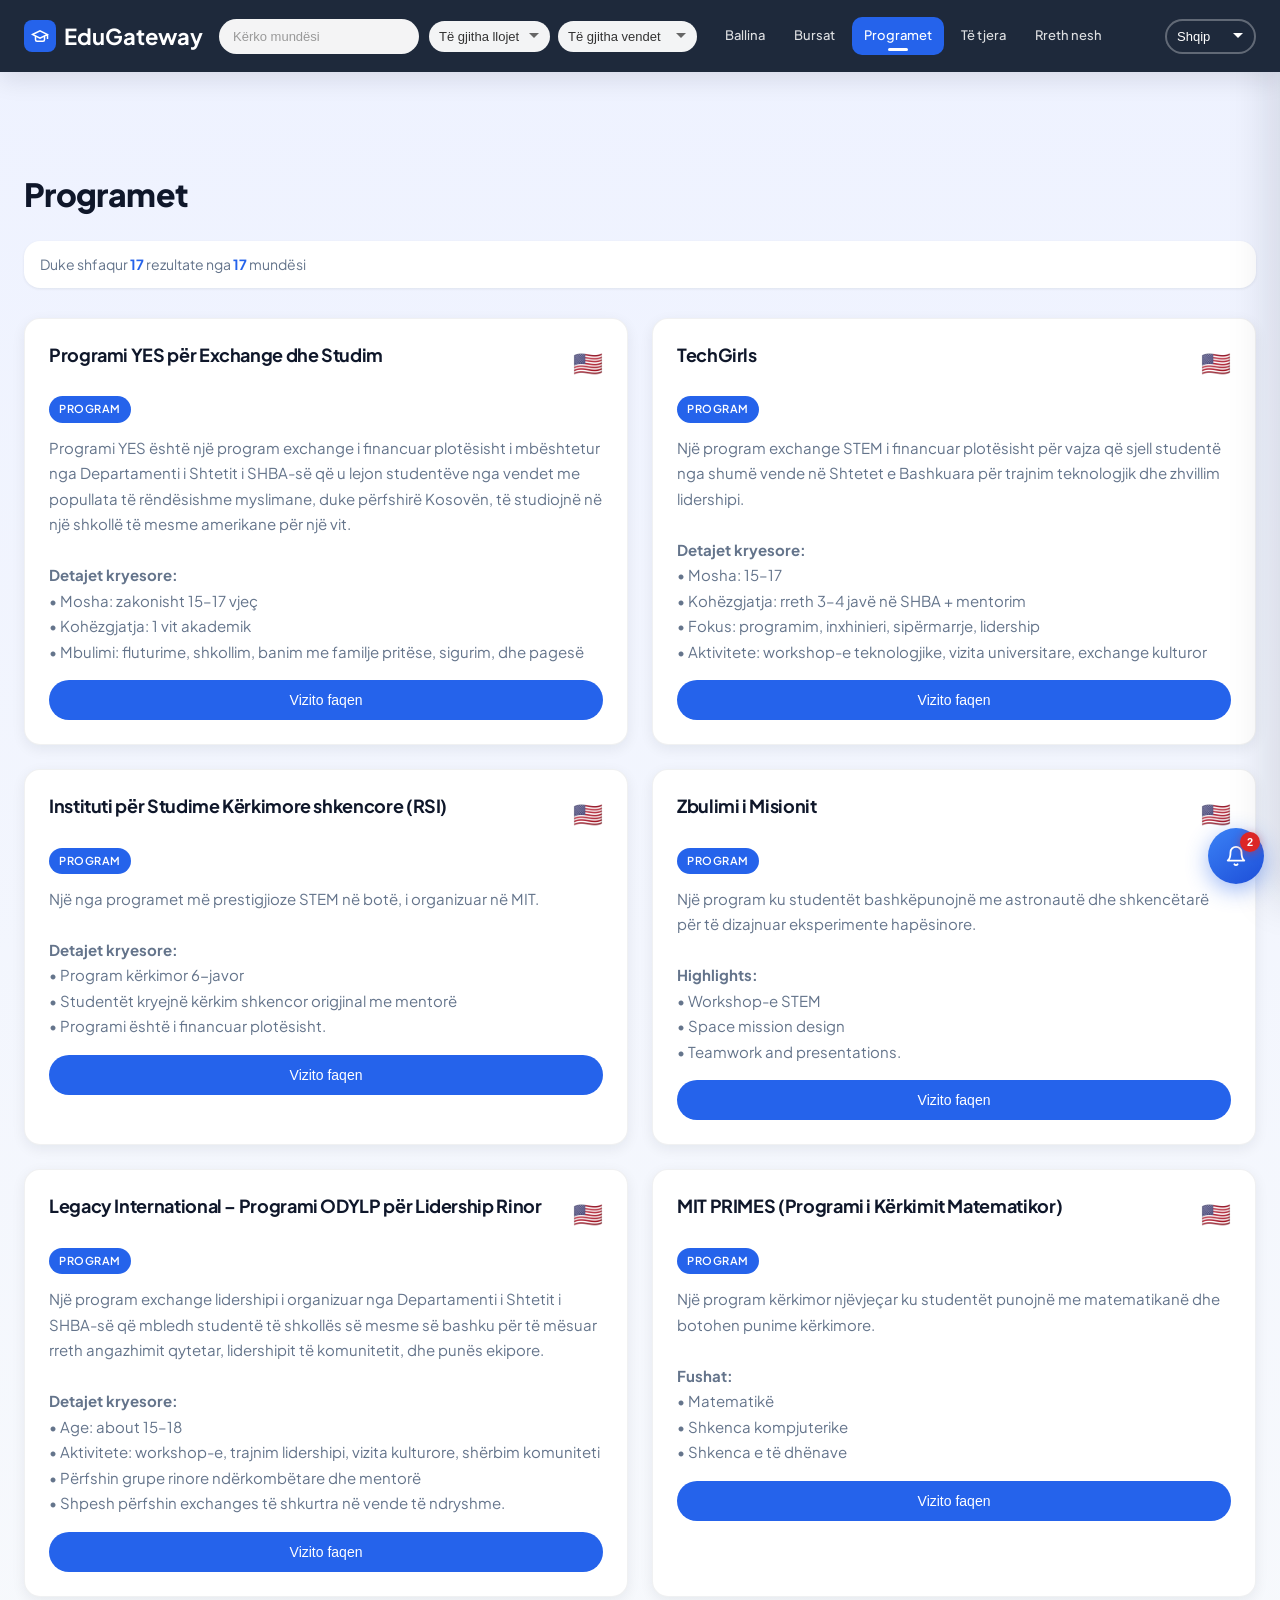
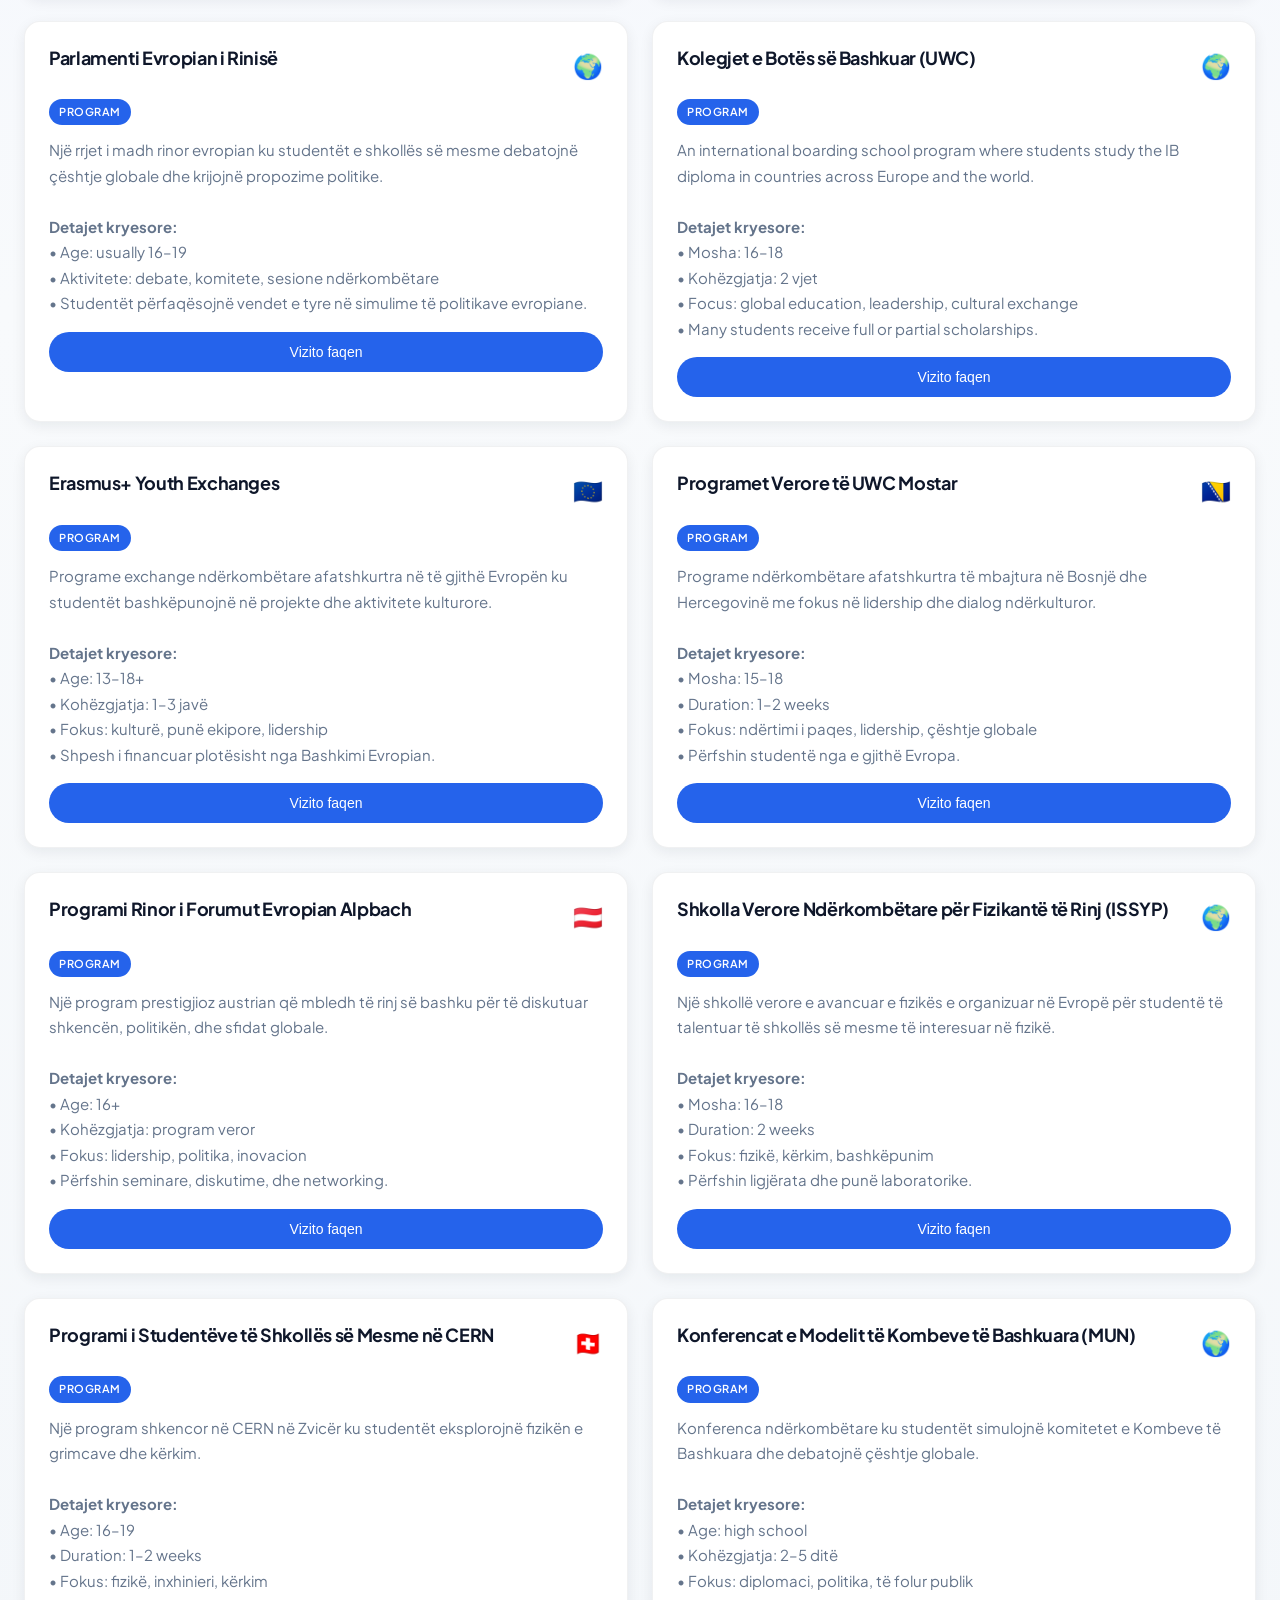
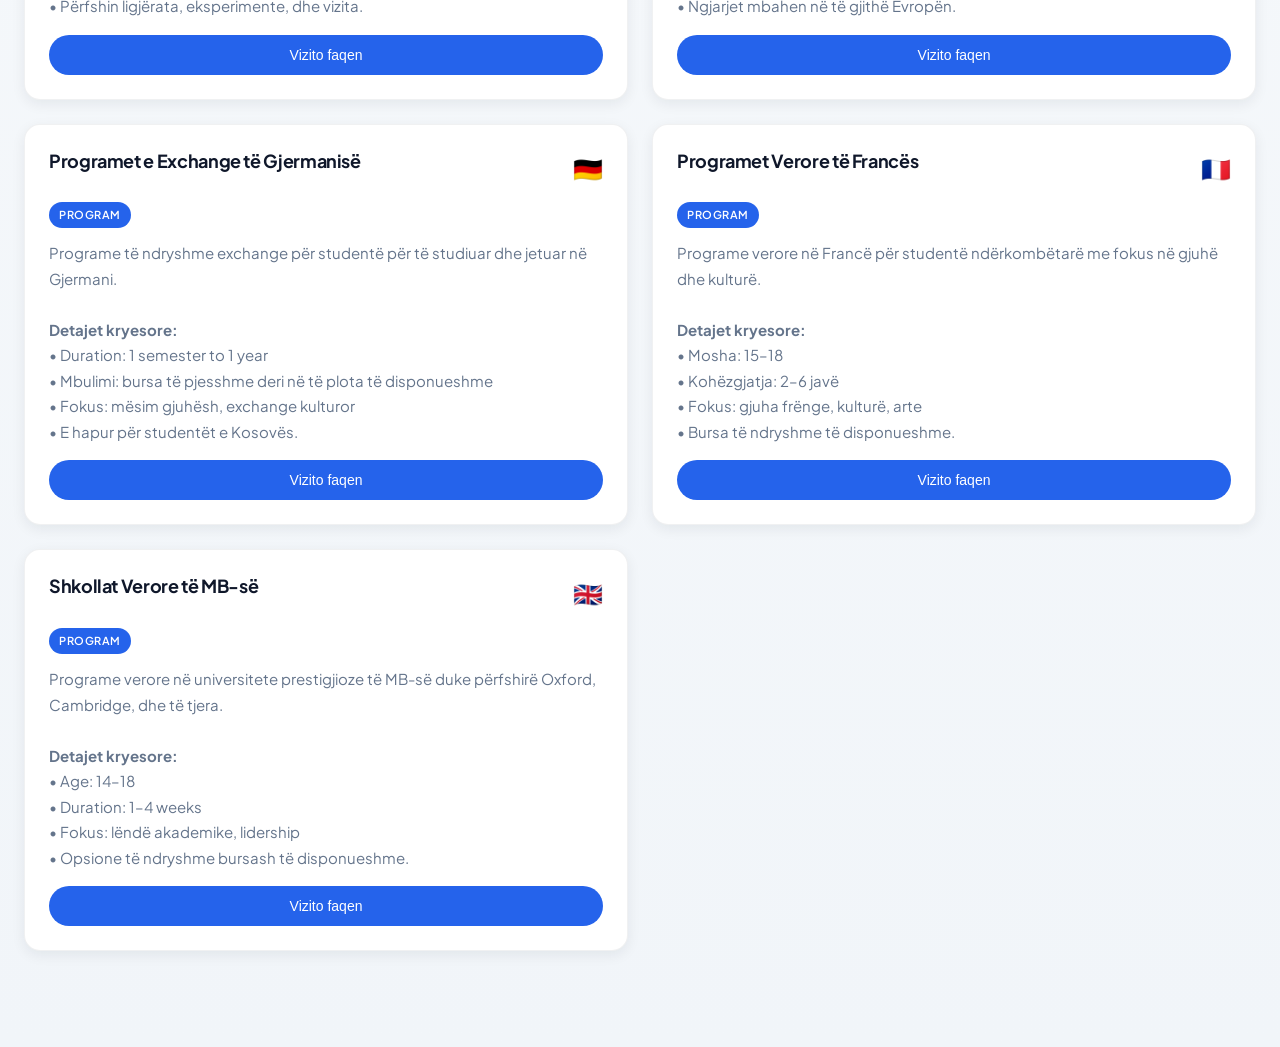
<file: improved_website/programs.html>
<!DOCTYPE html>
<html lang="sq">

<head>
    <meta charset="UTF-8">
    <meta name="viewport" content="width=device-width, initial-scale=1.0">
    <title></title>
    <link rel="stylesheet" href="css/style.css">
</head>

<body data-i18n-page-title="Programs - EduGateway">

<!-- ========== NAVBAR ========== -->
<nav class="navbar">
    <a href="index.html" class="logo">
        <div class="logo-icon">
            <svg width="18" height="18" viewBox="0 0 24 24" fill="none" stroke="white" stroke-width="2">
                <path d="M22 10v6M2 10l10-5 10 5-10 5z"/>
                <path d="M6 12v5c0 1.1.9 2 2 2h8a2 2 0 0 0 2-2v-5"/>
            </svg>
        </div>
        <span data-i18n="EduGateway"></span>
    </a>

    <button class="mobile-menu-btn" id="mobileMenuBtn" data-i18n-aria="Toggle menu">
        <svg width="24" height="24" viewBox="0 0 24 24" fill="none" stroke="currentColor" stroke-width="2">
            <line x1="3" y1="12" x2="21" y2="12"></line>
            <line x1="3" y1="6" x2="21" y2="6"></line>
            <line x1="3" y1="18" x2="21" y2="18"></line>
        </svg>
    </button>

    <div class="search-area" id="searchArea">
        <div class="search-wrapper">
            <input type="text" id="searchInput" class="search-input" data-i18n-placeholder="Search opportunities" placeholder="">
            <button class="search-clear" id="clearSearch" data-i18n-aria="Clear search">&times;</button>
        </div>
        <div class="filter-group">
            <select id="typeFilter" class="filter-select">
                <option value="all" data-i18n="All Types"></option>
                <option value="scholarship" data-i18n="Scholarships"></option>
                <option value="program" data-i18n="Programs"></option>
                <option value="other" data-i18n="Other"></option>
            </select>
            <select id="countryFilter" class="filter-select">
                <option value="all" data-i18n="All Countries"></option>
                <option value="usa" data-i18n="USA"></option>
                <option value="germany" data-i18n="Germany"></option>
                <option value="uk" data-i18n="United Kingdom"></option>
                <option value="france" data-i18n="France"></option>
                <option value="europe" data-i18n="Europe"></option>
                <option value="kosovo" data-i18n="Kosovo"></option>
                <option value="international" data-i18n="International"></option>
            </select>
        </div>
    </div>

    <div class="nav-links" id="navLinks">
        <a href="index.html" data-i18n="Home"></a>
        <a href="scholarships.html" data-i18n="Scholarships"></a>
        <a href="programs.html" data-i18n="Programs"></a>
        <a href="other.html" data-i18n="Other"></a>
        <a href="about.html" data-i18n="About"></a>
    </div>

    <select id="languageSelect" class="language-select">
        <option value="sq" data-i18n="Shqip"></option>
        <option value="en" data-i18n="English"></option>
    </select>
</nav>

<!-- ========== CONTENT ========== -->
<section>

    <h1 data-i18n="Programs"></h1>

    <!-- Search Info Bar -->
    <div class="search-info" id="searchInfo">
        <div class="results-count" id="resultsCount"></div>
        <div class="active-filters" id="activeFilters"></div>
        <button class="suggestion-btn hidden" id="clearAllFilters" onclick="clearAllFilters()" style="display: none;">
            <span data-i18n="Clear all filters"></span>
        </button>
    </div>

    <!-- No Results Message -->
    <div class="no-results" id="noResults">
        <div class="no-results-icon">
            <svg width="64" height="64" viewBox="0 0 24 24" fill="none" stroke="#ccc" stroke-width="1.5">
                <circle cx="11" cy="11" r="8"/>
                <line x1="21" y1="21" x2="16.65" y2="16.65"/>
                <line x1="8" y1="8" x2="14" y2="14"/>
                <line x1="14" y1="8" x2="8" y2="14"/>
            </svg>
        </div>
        <h3 id="noResultsTitle" data-i18n="No results found"></h3>
        <p id="noResultsText" data-i18n="Try adjusting your filters or search terms"></p>
        <div class="no-results-suggestions">
            <button class="suggestion-btn" onclick="clearAllFilters()" data-i18n="Clear all filters"></button>
            <button class="suggestion-btn" onclick="clearSearchFilter()" data-i18n="Try a broader search"></button>
            <button class="suggestion-btn" onclick="clearTypeFilter()" data-i18n="Remove filters"></button>
        </div>
    </div>

    <!-- Cards Container -->
    <div class="card-container">
        <!-- Youth Exchange and Study Program (YES) -->
        <div class="card" data-type="program" data-country="usa">
            <div class="card-header">
                <h3 data-i18n="Youth Exchange and Study Program (YES)"></h3>
                <span class="card-country">🇺🇸</span>
            </div>
            <span class="card-type program" data-i18n="Program"></span>
            <p data-i18n="The YES program is a fully funded exchange program supported by the U.S. Department of State that allows students from countries with significant Muslim populations, including Kosovo, to study in an American high school for one year.|Key details:|Age: usually 15–17 years old|Duration: 1 academic year|Coverage: flights, tuition, housing with host family, insurance, and stipend"></p>
            <button data-i18n="Visit Website" onclick="window.open('https://exchanges.state.gov/non-us/program/kennedy-lugar-youth-exchange-study-yes')"></button>
        </div>

        <!-- TechGirls -->
        <div class="card" data-type="program" data-country="usa">
            <div class="card-header">
                <h3 data-i18n="TechGirls"></h3>
                <span class="card-country">🇺🇸</span>
            </div>
            <span class="card-type program" data-i18n="Program"></span>
            <p data-i18n="A fully funded STEM exchange program for girls that brings students from many countries to the United States for technology training and leadership development.|Key details:|Age: 15–17|Duration: about 3–4 weeks in the U.S. + mentoring|Focus: coding, engineering, entrepreneurship, leadership|Activities: tech workshops, university visits, cultural exchange"></p>
            <button data-i18n="Visit Website" onclick="window.open('https://techgirlsglobal.org')"></button>
        </div>

        <!-- Research Science Institute (RSI) -->
        <div class="card" data-type="program" data-country="usa">
            <div class="card-header">
                <h3 data-i18n="Research Science Institute (RSI)"></h3>
                <span class="card-country">🇺🇸</span>
            </div>
            <span class="card-type program" data-i18n="Program"></span>
            <p data-i18n="One of the most prestigious STEM programs in the world, hosted at MIT.|Key details:|6-week research program|Students conduct original scientific research with mentors|The program is fully funded."></p>
            <button data-i18n="Visit Website" onclick="window.open('https://www.cee.org/programs/research-science-institute')"></button>
        </div>

        <!-- Mission Discovery -->
        <div class="card" data-type="program" data-country="usa">
            <div class="card-header">
                <h3 data-i18n="Mission Discovery"></h3>
                <span class="card-country">🇺🇸</span>
            </div>
            <span class="card-type program" data-i18n="Program"></span>
            <p data-i18n="A program where students collaborate with astronauts and scientists to design space experiments.|Highlights:|STEM workshops|Space mission design|Teamwork and presentations."></p>
            <button data-i18n="Visit Website" onclick="window.open('https://www.isset.space/pages/missiondiscovery')"></button>
        </div>

        <!-- Legacy International ODYLP -->
        <div class="card" data-type="program" data-country="usa">
            <div class="card-header">
                <h3 data-i18n="Legacy International – On-Demand Youth Leadership Program (ODYLP)"></h3>
                <span class="card-country">🇺🇸</span>
            </div>
            <span class="card-type program" data-i18n="Program"></span>
            <p data-i18n="A leadership exchange program run by the U.S. Department of State that brings high school students together to learn about civic engagement, community leadership, and teamwork.|Key details:|Age: about 15–18|Activities: workshops, leadership training, cultural visits, community service|Includes international youth groups and mentors|Often involves short exchanges in different countries."></p>
            <button data-i18n="Visit Website" onclick="window.open('https://legacyintl.org/odylp')"></button>
        </div>

        <!-- MIT PRIMES -->
        <div class="card" data-type="program" data-country="usa">
            <div class="card-header">
                <h3 data-i18n="MIT PRIMES (Mathematics Research Program)"></h3>
                <span class="card-country">🇺🇸</span>
            </div>
            <span class="card-type program" data-i18n="Program"></span>
            <p data-i18n="A year-long research program where students work with mathematicians and publish research papers.|Fields:|Mathematics|Computer science|Data science"></p>
            <button data-i18n="Visit Website" onclick="window.open('https://math.mit.edu/research/highschool/primes/')"></button>
        </div>

        <!-- European Youth Parliament -->
        <div class="card" data-type="program" data-country="international">
            <div class="card-header">
                <h3 data-i18n="European Youth Parliament"></h3>
                <span class="card-country">🌍</span>
            </div>
            <span class="card-type program" data-i18n="Program"></span>
            <p data-i18n="A large European youth network where high school students debate global issues and create policy proposals.|Key details:|Age: usually 16–19|Activities: debates, committees, international sessions|Students represent their countries in simulations of European politics."></p>
            <button data-i18n="Visit Website" onclick="window.open('https://eyp.org/')"></button>
        </div>

        <!-- United World Colleges (UWC) -->
        <div class="card" data-type="program" data-country="international">
            <div class="card-header">
                <h3 data-i18n="United World Colleges (UWC)"></h3>
                <span class="card-country">🌍</span>
            </div>
            <span class="card-type program" data-i18n="Program"></span>
            <p data-i18n="An international boarding school program where students study the IB diploma in countries across Europe and the world.|Key details:|Age: 16–18|Duration: 2 years|Focus: global education, leadership, cultural exchange|Many students receive full or partial scholarships."></p>
            <button data-i18n="Visit Website" onclick="window.open('https://www.uwc.org/')"></button>
        </div>

        <!-- Erasmus+ Youth Exchanges -->
        <div class="card" data-type="program" data-country="europe">
            <div class="card-header">
                <h3 data-i18n="Erasmus+ Youth Exchanges"></h3>
                <span class="card-country">🇪🇺</span>
            </div>
            <span class="card-type program" data-i18n="Program"></span>
            <p data-i18n="Short-term international exchange programs across Europe where students collaborate on projects and cultural activities.|Key details:|Age: 13–18+|Duration: 1–3 weeks|Focus: culture, teamwork, leadership|Often fully funded by the European Union."></p>
            <button data-i18n="Visit Website" onclick="window.open('https://youth.europa.eu/youth-exchanges_en')"></button>
        </div>

        <!-- UWC Mostar Summer Programs -->
        <div class="card" data-type="program" data-country="europe">
            <div class="card-header">
                <h3 data-i18n="UWC Mostar Summer Programs"></h3>
                <span class="card-country">🇧🇦</span>
            </div>
            <span class="card-type program" data-i18n="Program"></span>
            <p data-i18n="Short-term international programs held in Bosnia and Herzegovina focusing on leadership and intercultural dialogue.|Key details:|Age: 15–18|Duration: 1–2 weeks|Focus: peacebuilding, leadership, global issues|Includes students from across Europe."></p>
            <button data-i18n="Visit Website" onclick="window.open('https://www.uwcmostar.ba/')"></button>
        </div>

        <!-- European Forum Alpbach Youth Program -->
        <div class="card" data-type="program" data-country="europe">
            <div class="card-header">
                <h3 data-i18n="European Forum Alpbach Youth Program"></h3>
                <span class="card-country">🇦🇹</span>
            </div>
            <span class="card-type program" data-i18n="Program"></span>
            <p data-i18n="A prestigious Austrian program bringing young people together to discuss science, politics, and global challenges.|Key details:|Age: 16+|Duration: summer program|Focus: leadership, policy, innovation|Includes seminars, discussions, and networking."></p>
            <button data-i18n="Visit Website" onclick="window.open('https://www.alpbach.org/')"></button>
        </div>

        <!-- International Summer School for Young Physicists (ISSYP) -->
        <div class="card" data-type="program" data-country="europe">
            <div class="card-header">
                <h3 data-i18n="International Summer School for Young Physicists (ISSYP)"></h3>
                <span class="card-country">🌍</span>
            </div>
            <span class="card-type program" data-i18n="Program"></span>
            <p data-i18n="An advanced physics summer school hosted in Europe for talented high school students interested in physics.|Key details:|Age: 16–18|Duration: 2 weeks|Focus: physics, research, collaboration|Includes lectures and lab work."></p>
            <button data-i18n="Visit Website" onclick="window.open('https://www.perimeterinstitute.ca/issyp')"></button>
        </div>

        <!-- CERN High School Students Programme -->
        <div class="card" data-type="program" data-country="europe">
            <div class="card-header">
                <h3 data-i18n="CERN High School Students Programme"></h3>
                <span class="card-country">🇨🇭</span>
            </div>
            <span class="card-type program" data-i18n="Program"></span>
            <p data-i18n="A science program at CERN in Switzerland where students explore particle physics and research.|Key details:|Age: 16–19|Duration: 1–2 weeks|Focus: physics, engineering, research|Includes lectures, experiments, and visits."></p>
            <button data-i18n="Visit Website" onclick="window.open('https://home.cern/schools-students')"></button>
        </div>

        <!-- Model United Nations (MUN) Conferences -->
        <div class="card" data-type="program" data-country="international">
            <div class="card-header">
                <h3 data-i18n="Model United Nations (MUN) Conferences"></h3>
                <span class="card-country">🌍</span>
            </div>
            <span class="card-type program" data-i18n="Program"></span>
            <p data-i18n="International conferences where students simulate United Nations committees and debate global issues.|Key details:|Age: high school|Duration: 2–5 days|Focus: diplomacy, policy, public speaking|Events are held across Europe."></p>
            <button data-i18n="Visit Website" onclick="window.open('https://bestdelegate.com/')"></button>
        </div>

        <!-- Germany Exchange Programs -->
        <div class="card" data-type="program" data-country="germany">
            <div class="card-header">
                <h3 data-i18n="Germany Exchange Programs"></h3>
                <span class="card-country">🇩🇪</span>
            </div>
            <span class="card-type program" data-i18n="Program"></span>
            <p data-i18n="Various exchange programs for students to study and live in Germany.|Key details:|Duration: 1 semester to 1 year|Coverage: partial to full scholarships available|Focus: language learning, cultural exchange|Open to Kosovo students."></p>
            <button data-i18n="Visit Website" onclick="window.open('https://www.daad.de/en/')"></button>
        </div>

        <!-- France Summer Programs -->
        <div class="card" data-type="program" data-country="france">
            <div class="card-header">
                <h3 data-i18n="France Summer Programs"></h3>
                <span class="card-country">🇫🇷</span>
            </div>
            <span class="card-type program" data-i18n="Program"></span>
            <p data-i18n="Summer programs in France for international students focusing on language and culture.|Key details:|Age: 15–18|Duration: 2–6 weeks|Focus: French language, culture, arts|Various scholarships available."></p>
            <button data-i18n="Visit Website" onclick="window.open('https://www.campusfrance.org/en')"></button>
        </div>

        <!-- UK Summer Schools -->
        <div class="card" data-type="program" data-country="uk">
            <div class="card-header">
                <h3 data-i18n="UK Summer Schools"></h3>
                <span class="card-country">🇬🇧</span>
            </div>
            <span class="card-type program" data-i18n="Program"></span>
            <p data-i18n="Summer programs at prestigious UK universities including Oxford, Cambridge, and others.|Key details:|Age: 14–18|Duration: 1–4 weeks|Focus: academic subjects, leadership|Various scholarship options available."></p>
            <button data-i18n="Visit Website" onclick="window.open('https://www.britishcouncil.org/')"></button>
        </div>

    </div>

</section>

<!-- ========== NOTIFICATIONS (collapsible tray) ========== -->
<div class="notifications-root" id="notificationsRoot">
    <button type="button" class="notifications-toggle" id="notificationsToggle" data-i18n-aria="Open notifications" aria-expanded="false" aria-controls="notificationsPanel">
        <span class="notifications-toggle__icon" aria-hidden="true">
            <svg width="22" height="22" viewBox="0 0 24 24" fill="none" stroke="currentColor" stroke-width="2" stroke-linecap="round" stroke-linejoin="round"><path d="M18 8A6 6 0 0 0 6 8c0 7-3 9-3 9h18s-3-2-3-9"/><path d="M13.73 21a2 2 0 0 1-3.46 0"/></svg>
        </span>
        <span class="notifications-toggle__badge" id="notificationsBadge" aria-hidden="true">0</span>
    </button>
    <div class="notifications-backdrop" id="notificationsBackdrop"></div>
    <aside class="notifications-drawer" id="notificationsPanel" role="dialog" aria-modal="true" aria-hidden="true" aria-labelledby="notificationsDrawerTitle">
        <div class="notifications-drawer__chrome">
            <div class="notifications-drawer__grab" aria-hidden="true">
                <span class="notifications-drawer__grab-bar"></span>
            </div>
            <div class="notifications-drawer__header">
                <h2 class="notifications-drawer__title" id="notificationsDrawerTitle" data-i18n="Notifications"></h2>
                <button type="button" class="notifications-drawer__close" id="notificationsDrawerClose" data-i18n-aria="Close notifications">&times;</button>
            </div>
            <div class="notifications-drawer__body">
                <div class="notifications-drawer__list">
                    <article class="notification-card notification-card--reminder" data-notification-id="reminder">
                        <button type="button" class="notification-card__close" data-i18n-aria="Dismiss">&times;</button>
                        <div class="notification-card__body">
                            <h4 class="notification-card__heading">
                                <svg width="18" height="18" viewBox="0 0 24 24" fill="none" stroke="currentColor" stroke-width="2" aria-hidden="true">
                                    <circle cx="12" cy="12" r="10"/>
                                    <polyline points="12 6 12 12 16 14"/>
                                </svg>
                                <span data-i18n="Reminder"></span>
                            </h4>
                            <p class="notification-card__text" data-i18n="Upcoming deadlines this month"></p>
                        </div>
                    </article>
                    <article class="notification-card notification-card--feedback" data-notification-id="feedback">
                        <button type="button" class="notification-card__close" data-i18n-aria="Dismiss">&times;</button>
                        <div class="notification-card__body">
                            <h4 class="notification-card__heading">
                                <svg width="18" height="18" viewBox="0 0 24 24" fill="none" stroke="currentColor" stroke-width="2" aria-hidden="true">
                                    <path d="M21 11.5a8.38 8.5 0 0 1-.9 3.8 8.5 8.5 0 0 1-7.6 4.7 8.38 8.38 0 0 1-3.8-.9L3 21l1.9-5.7a8.38 8.38 0 0 1-.9-3.8 8.5 8.5 0 0 1 4.7-7.6 8.38 8.38 0 0 1 3.8-.9h.5a8.48 8.48 0 0 1 8 8v.5z"/>
                                </svg>
                                <span data-i18n="Feedback"></span>
                            </h4>
                            <a href="#" class="notification-card__link" data-i18n="Share your thoughts"></a>
                        </div>
                    </article>
                </div>
            </div>
        </div>
    </aside>
</div>

<script src="js/script.js"></script>

</body>
</html>
</file>
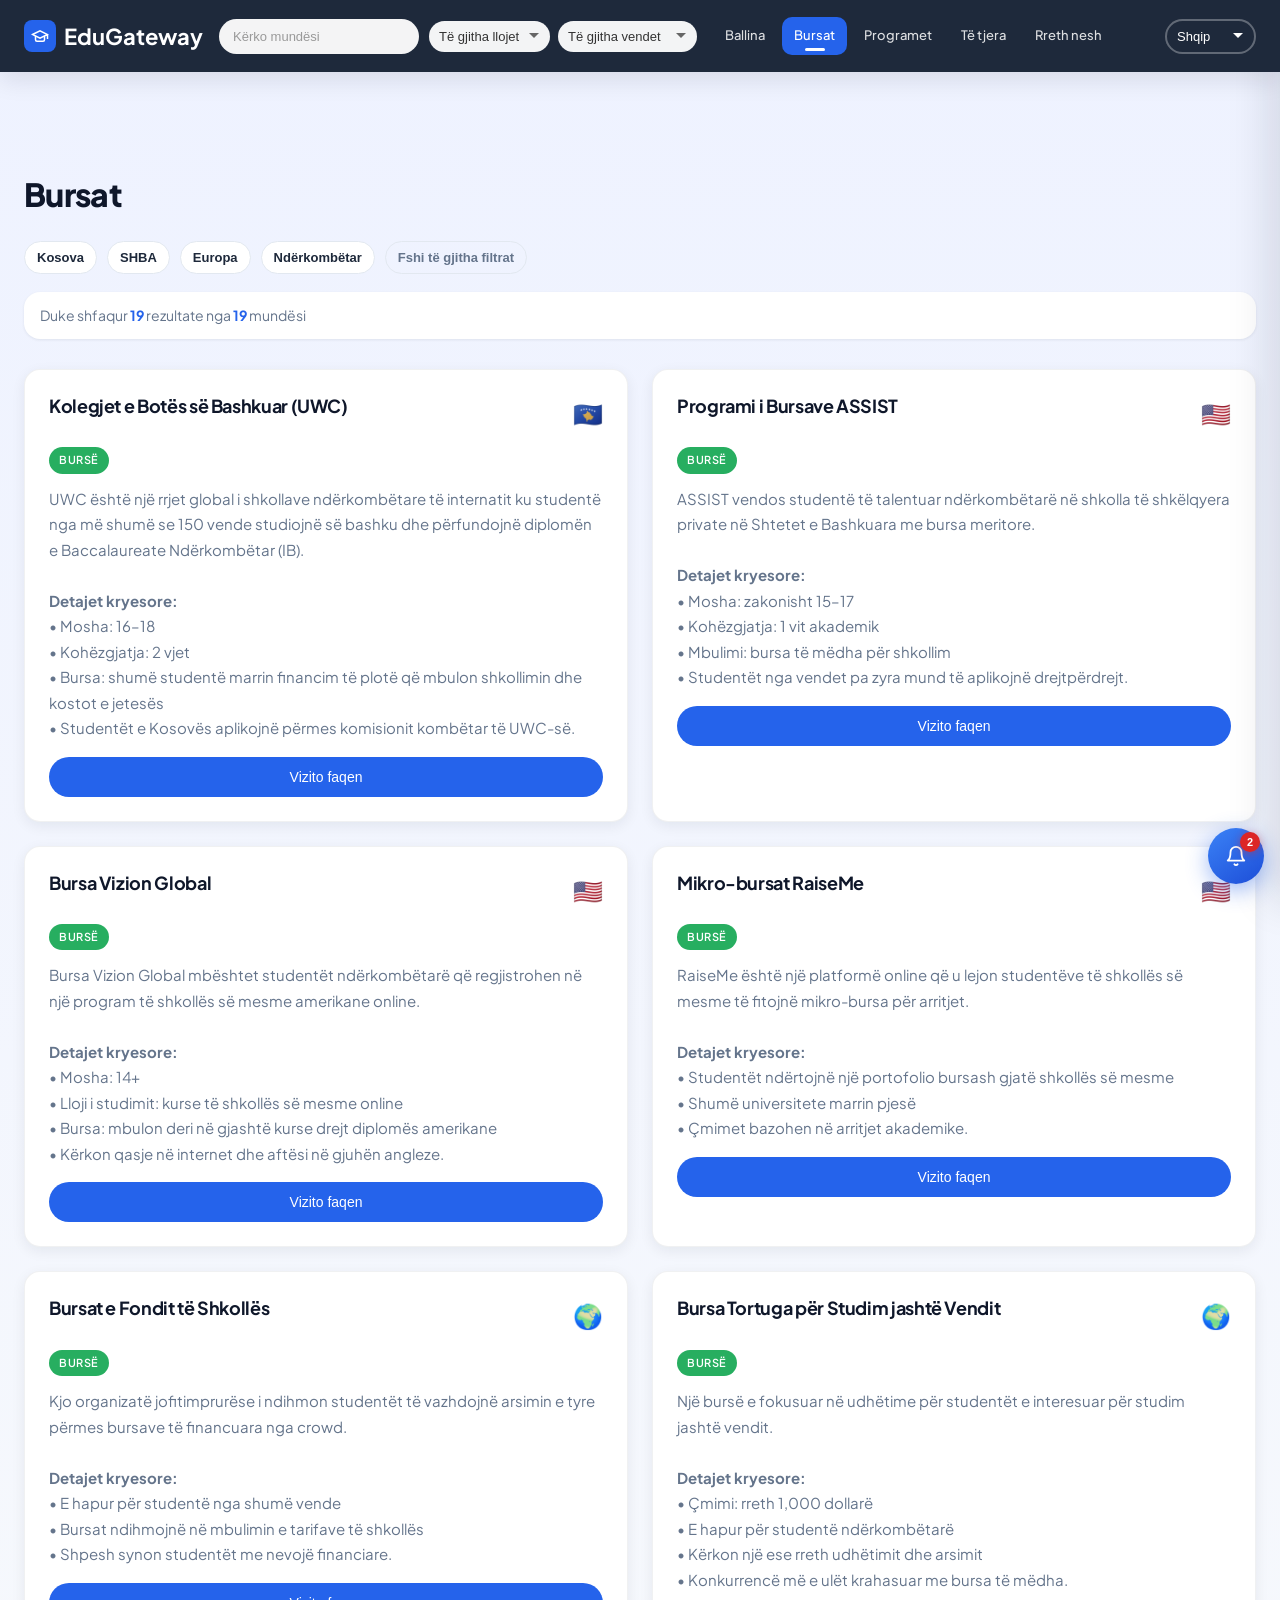
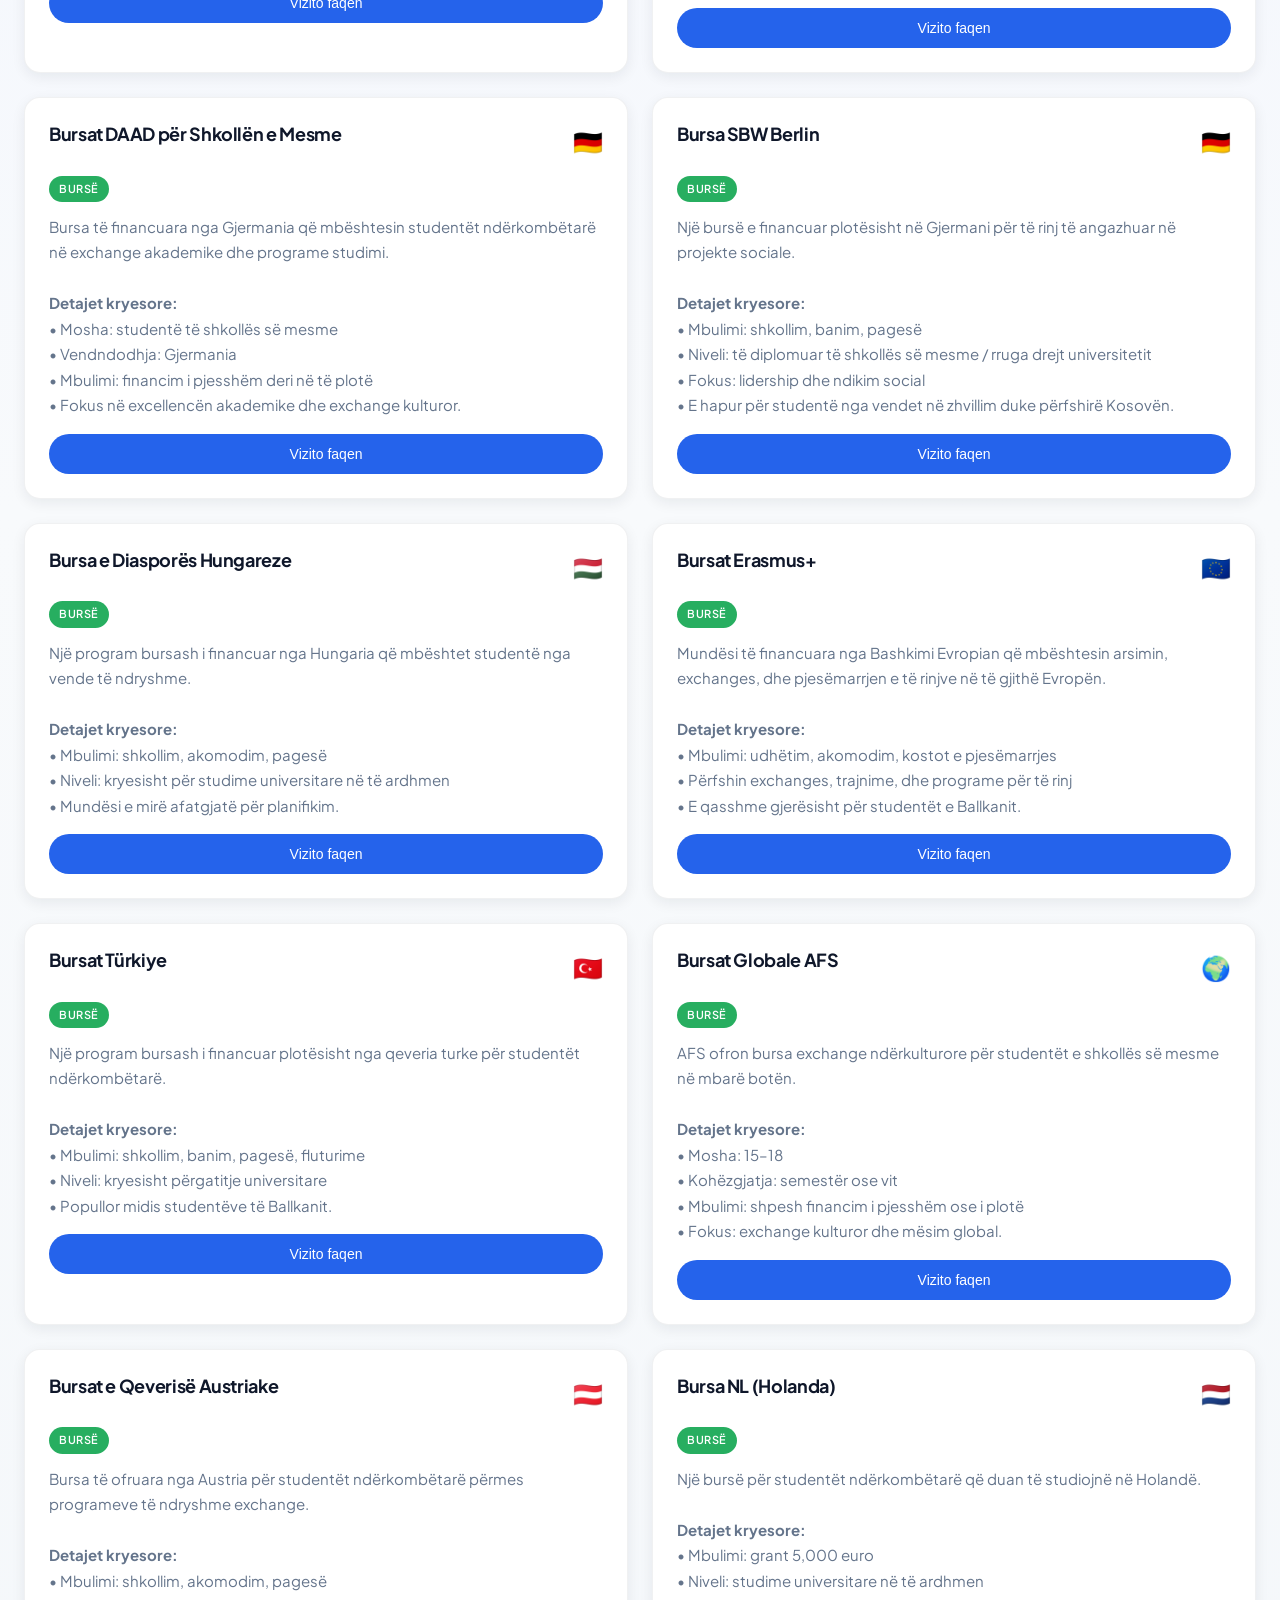
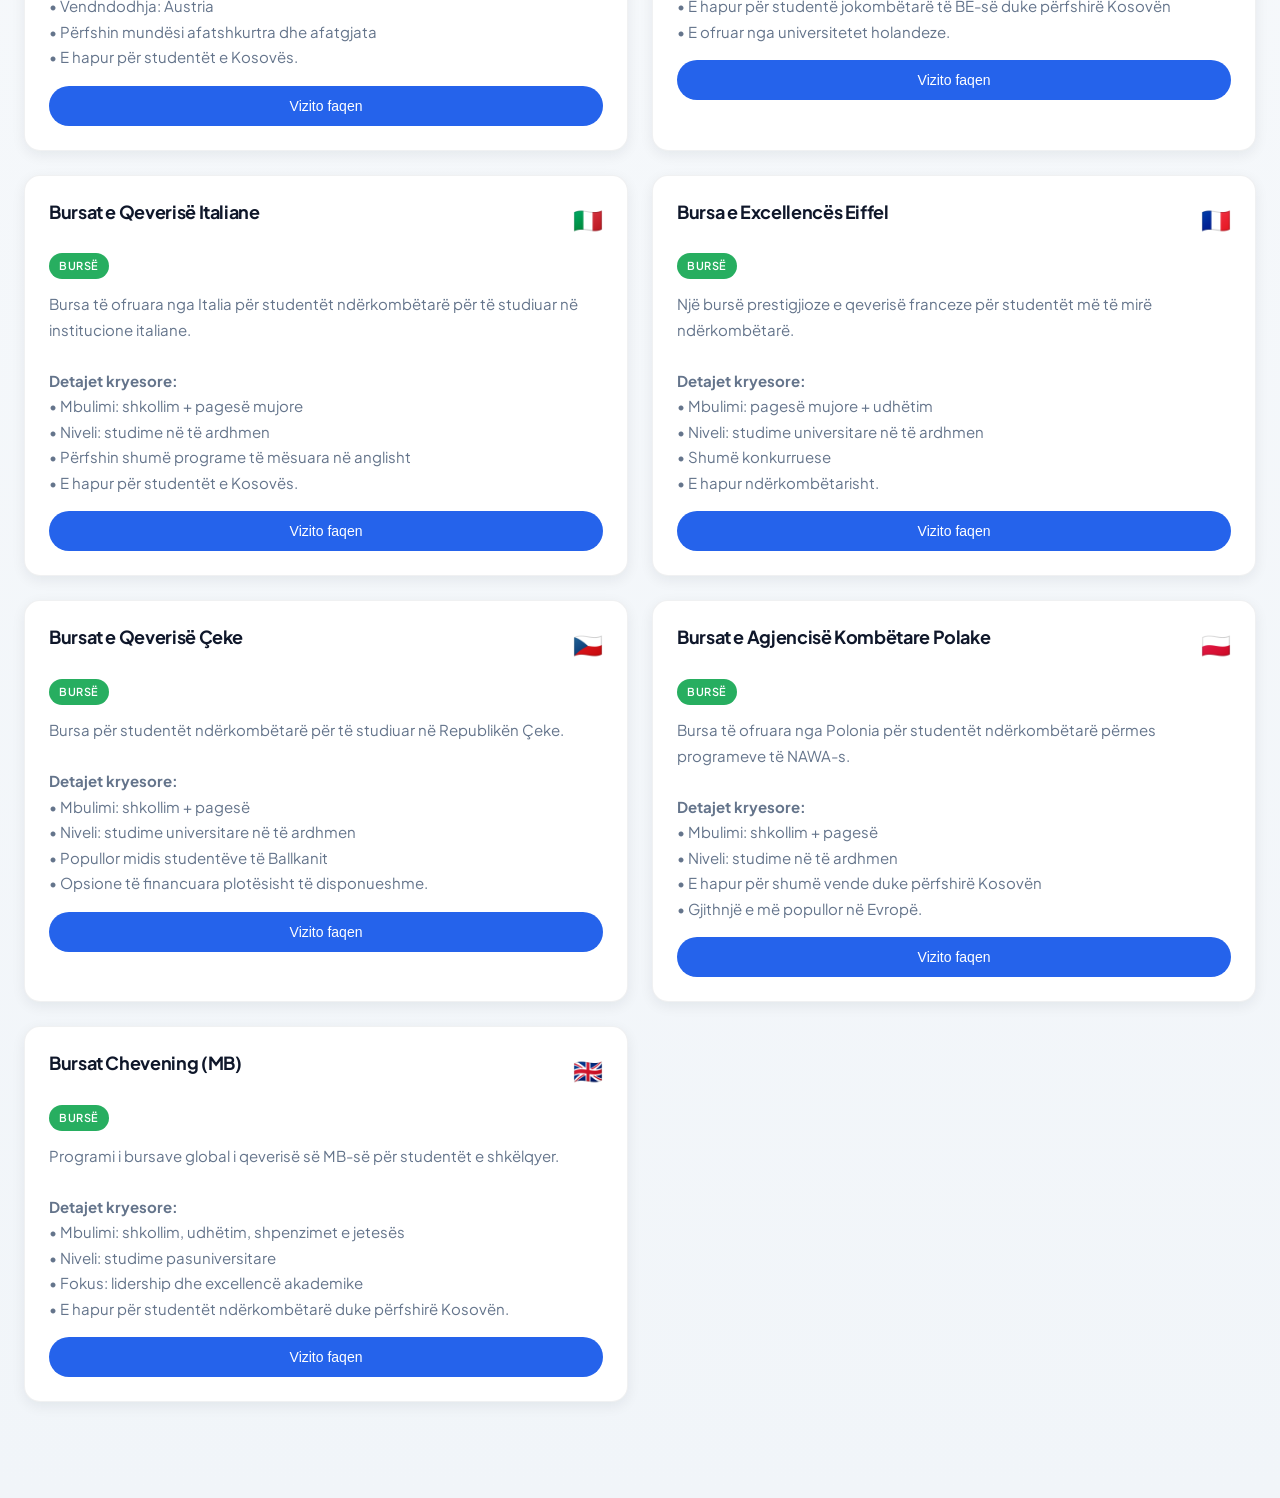
<file: improved_website/scholarships.html>
<!DOCTYPE html>
<html lang="sq">

<head>
    <meta charset="UTF-8">
    <meta name="viewport" content="width=device-width, initial-scale=1.0">
    <title></title>
    <link rel="stylesheet" href="css/style.css">
</head>

<body data-i18n-page-title="Scholarships - EduGateway">

<!-- ========== NAVBAR ========== -->
<nav class="navbar">
    <a href="index.html" class="logo">
        <div class="logo-icon">
            <svg width="18" height="18" viewBox="0 0 24 24" fill="none" stroke="white" stroke-width="2">
                <path d="M22 10v6M2 10l10-5 10 5-10 5z"/>
                <path d="M6 12v5c0 1.1.9 2 2 2h8a2 2 0 0 0 2-2v-5"/>
            </svg>
        </div>
        <span data-i18n="EduGateway"></span>
    </a>

    <button class="mobile-menu-btn" id="mobileMenuBtn" data-i18n-aria="Toggle menu">
        <svg width="24" height="24" viewBox="0 0 24 24" fill="none" stroke="currentColor" stroke-width="2">
            <line x1="3" y1="12" x2="21" y2="12"></line>
            <line x1="3" y1="6" x2="21" y2="6"></line>
            <line x1="3" y1="18" x2="21" y2="18"></line>
        </svg>
    </button>

    <div class="search-area" id="searchArea">
        <div class="search-wrapper">
            <input type="text" id="searchInput" class="search-input" data-i18n-placeholder="Search opportunities" placeholder="">
            <button class="search-clear" id="clearSearch" data-i18n-aria="Clear search">&times;</button>
        </div>
        <div class="filter-group">
            <select id="typeFilter" class="filter-select">
                <option value="all" data-i18n="All Types"></option>
                <option value="scholarship" data-i18n="Scholarships"></option>
                <option value="program" data-i18n="Programs"></option>
                <option value="other" data-i18n="Other"></option>
            </select>
            <select id="countryFilter" class="filter-select">
                <option value="all" data-i18n="All Countries"></option>
                <option value="usa" data-i18n="USA"></option>
                <option value="germany" data-i18n="Germany"></option>
                <option value="uk" data-i18n="United Kingdom"></option>
                <option value="france" data-i18n="France"></option>
                <option value="europe" data-i18n="Europe"></option>
                <option value="kosovo" data-i18n="Kosovo"></option>
                <option value="international" data-i18n="International"></option>
            </select>
        </div>
    </div>

    <div class="nav-links" id="navLinks">
        <a href="index.html" data-i18n="Home"></a>
        <a href="scholarships.html" data-i18n="Scholarships"></a>
        <a href="programs.html" data-i18n="Programs"></a>
        <a href="other.html" data-i18n="Other"></a>
        <a href="about.html" data-i18n="About"></a>
    </div>

    <select id="languageSelect" class="language-select">
        <option value="sq" data-i18n="Shqip"></option>
        <option value="en" data-i18n="English"></option>
    </select>
</nav>

<!-- ========== CONTENT ========== -->
<section>

    <h1 data-i18n="Scholarships"></h1>

    <div class="quick-filters" id="quickFilters">
        <button class="chip" type="button" data-quick-filter="country" data-value="kosovo" data-i18n="Kosovo"></button>
        <button class="chip" type="button" data-quick-filter="country" data-value="usa" data-i18n="USA"></button>
        <button class="chip" type="button" data-quick-filter="country" data-value="europe" data-i18n="Europe"></button>
        <button class="chip" type="button" data-quick-filter="country" data-value="international" data-i18n="International"></button>
        <button class="chip chip-ghost" type="button" data-quick-filter="clear" data-i18n="Clear all filters"></button>
    </div>

    <!-- Search Info Bar -->
    <div class="search-info" id="searchInfo">
        <div class="results-count" id="resultsCount"></div>
        <div class="active-filters" id="activeFilters"></div>
        <button class="suggestion-btn hidden" id="clearAllFilters" onclick="clearAllFilters()" style="display: none;">
            <span data-i18n="Clear all filters"></span>
        </button>
    </div>

    <!-- No Results Message -->
    <div class="no-results" id="noResults">
        <div class="no-results-icon">
            <svg width="64" height="64" viewBox="0 0 24 24" fill="none" stroke="#ccc" stroke-width="1.5">
                <circle cx="11" cy="11" r="8"/>
                <line x1="21" y1="21" x2="16.65" y2="16.65"/>
                <line x1="8" y1="8" x2="14" y2="14"/>
                <line x1="14" y1="8" x2="8" y2="14"/>
            </svg>
        </div>
        <h3 id="noResultsTitle" data-i18n="No results found"></h3>
        <p id="noResultsText" data-i18n="Try adjusting your filters or search terms"></p>
        <div class="no-results-suggestions">
            <button class="suggestion-btn" onclick="clearAllFilters()" data-i18n="Clear all filters"></button>
            <button class="suggestion-btn" onclick="clearSearchFilter()" data-i18n="Try a broader search"></button>
            <button class="suggestion-btn" onclick="clearTypeFilter()" data-i18n="Remove filters"></button>
        </div>
    </div>

    <!-- Cards Container -->
    <div class="card-container">

        <!-- 🇽🇰 Kosovo -->
        <div class="card" data-type="scholarship" data-country="kosovo">
            <div class="card-header">
                <h3 data-i18n="United World Colleges (UWC)"></h3>
                <span class="card-country">🇽🇰</span>
            </div>
            <span class="card-type scholarship" data-i18n="Scholarship"></span>
            <p data-i18n="UWC is a global network of international boarding schools where students from more than 150 countries study together and complete the International Baccalaureate (IB) diploma.|Key details:|Age: 16–18|Duration: 2 years|Scholarship: many students receive full funding covering tuition and living costs|Kosovo students apply through the national UWC committee."></p>
            <button data-i18n="Visit Website" onclick="window.open('https://apply.uwc.org/')"></button>
        </div>

        <!-- 🇺🇸 USA -->
        <div class="card" data-type="scholarship" data-country="usa">
            <div class="card-header">
                <h3 data-i18n="ASSIST Scholars Program"></h3>
                <span class="card-country">🇺🇸</span>
            </div>
            <span class="card-type scholarship" data-i18n="Scholarship"></span>
            <p data-i18n="ASSIST places talented international students into top private high schools in the United States on merit-based scholarships.|Key details:|Age: usually 15–17|Duration: 1 academic year|Coverage: large tuition scholarships|Students from countries without offices can still apply directly."></p>
            <button data-i18n="Visit Website" onclick="window.open('https://www.assistscholars.org/')"></button>
        </div>

        <!-- 🇺🇸 USA -->
        <div class="card" data-type="scholarship" data-country="usa">
            <div class="card-header">
                <h3 data-i18n="Global Vision Scholarship"></h3>
                <span class="card-country">🇺🇸</span>
            </div>
            <span class="card-type scholarship" data-i18n="Scholarship"></span>
            <p data-i18n="The Global Vision Scholarship supports international students enrolling in an online American high school program.|Key details:|Age: 14+|Study type: online high school courses|Scholarship: covers up to six courses toward a U.S. diploma|Requires internet access and English proficiency."></p>
            <button data-i18n="Visit Website" onclick="window.open('https://smartschools-international.org/program/')"></button>
        </div>

        <!-- 🇺🇸 USA -->
        <div class="card" data-type="scholarship" data-country="usa">
            <div class="card-header">
                <h3 data-i18n="RaiseMe Micro-Scholarships"></h3>
                <span class="card-country">🇺🇸</span>
            </div>
            <span class="card-type scholarship" data-i18n="Scholarship"></span>
            <p data-i18n="RaiseMe is an online platform that allows high school students to earn micro-scholarships for achievements.|Key details:|Students build a scholarship portfolio during high school|Many universities participate|Awards are based on academic achievements."></p>
            <button data-i18n="Visit Website" onclick="window.open('https://www.raise.me/')"></button>
        </div>

        <!-- International -->
        <div class="card" data-type="scholarship" data-country="international">
            <div class="card-header">
                <h3 data-i18n="The School Fund Scholarships"></h3>
                <span class="card-country">🌍</span>
            </div>
            <span class="card-type scholarship" data-i18n="Scholarship"></span>
            <p data-i18n="This nonprofit helps students continue their education through crowdfunded scholarships.|Key details:|Open to students from many countries|Scholarships help cover school fees|Often targeted at students with financial need."></p>
            <button data-i18n="Visit Website" onclick="window.open('https://theschoolfund.org/')"></button>
        </div>

        <!-- International -->
        <div class="card" data-type="scholarship" data-country="international">
            <div class="card-header">
                <h3 data-i18n="Tortuga Study Abroad Scholarship"></h3>
                <span class="card-country">🌍</span>
            </div>
            <span class="card-type scholarship" data-i18n="Scholarship"></span>
            <p data-i18n="A travel-focused scholarship for students interested in studying abroad.|Key details:|Award: around $1,000|Open to international students|Requires an essay about travel and education|Lower competition compared to major scholarships."></p>
            <button data-i18n="Visit Website" onclick="window.open('https://www.tortugabackpacks.com/pages/study-abroad-scholarship')"></button>
        </div>

        <!-- 🇩🇪 Germany -->
        <div class="card" data-type="scholarship" data-country="germany">
            <div class="card-header">
                <h3 data-i18n="DAAD High School Scholarships"></h3>
                <span class="card-country">🇩🇪</span>
            </div>
            <span class="card-type scholarship" data-i18n="Scholarship"></span>
            <p data-i18n="Scholarships funded by Germany that support international students in academic exchange and study programs.|Key details:|Age: high school students|Location: Germany|Coverage: partial to full funding|Focus on academic excellence and cultural exchange."></p>
            <button data-i18n="Visit Website" onclick="window.open('https://www.daad.de/en/')"></button>
        </div>

        <!-- 🇩🇪 Germany -->
        <div class="card" data-type="scholarship" data-country="germany">
            <div class="card-header">
                <h3 data-i18n="SBW Berlin Scholarship"></h3>
                <span class="card-country">🇩🇪</span>
            </div>
            <span class="card-type scholarship" data-i18n="Scholarship"></span>
            <p data-i18n="A fully funded scholarship in Germany for young people committed to social projects.|Key details:|Coverage: tuition, housing, stipend|Level: high school graduates / university pathway|Focus: leadership and social impact|Open to students from developing countries including Kosovo."></p>
            <button data-i18n="Visit Website" onclick="window.open('https://sbw.berlin/en/sbw-berlin-scholarship/')"></button>
        </div>

        <!-- 🇭🇺 Hungary -->
        <div class="card" data-type="scholarship" data-country="europe">
            <div class="card-header">
                <h3 data-i18n="Hungarian Diaspora Scholarship"></h3>
                <span class="card-country">🇭🇺</span>
            </div>
            <span class="card-type scholarship" data-i18n="Scholarship"></span>
            <p data-i18n="A scholarship program funded by Hungary that supports students from various countries.|Key details:|Coverage: tuition, accommodation, stipend|Level: mainly for future university studies|Good long-term opportunity for planning ahead."></p>
            <button data-i18n="Visit Website" onclick="window.open('https://diasporascholarship.hu/en/')"></button>
        </div>

        <!-- 🇪🇺 Europe -->
        <div class="card" data-type="scholarship" data-country="europe">
            <div class="card-header">
                <h3 data-i18n="Erasmus+ Scholarships"></h3>
                <span class="card-country">🇪🇺</span>
            </div>
            <span class="card-type scholarship" data-i18n="Scholarship"></span>
            <p data-i18n="European Union funded opportunities supporting education, exchanges, and youth participation across Europe.|Key details:|Coverage: travel, accommodation, participation costs|Includes exchanges, training, and youth programs|Widely accessible to Balkan students."></p>
            <button data-i18n="Visit Website" onclick="window.open('https://erasmus-plus.ec.europa.eu/')"></button>
        </div>

        <!-- 🇹🇷 Turkey -->
        <div class="card" data-type="scholarship" data-country="europe">
            <div class="card-header">
                <h3 data-i18n="Türkiye Scholarships"></h3>
                <span class="card-country">🇹🇷</span>
            </div>
            <span class="card-type scholarship" data-i18n="Scholarship"></span>
            <p data-i18n="A fully funded scholarship program by the Turkish government for international students.|Key details:|Coverage: tuition, housing, stipend, flights|Level: mainly university preparation|Popular among Balkan students."></p>
            <button data-i18n="Visit Website" onclick="window.open('https://www.turkiyeburslari.gov.tr/')"></button>
        </div>

        <!-- International -->
        <div class="card" data-type="scholarship" data-country="international">
            <div class="card-header">
                <h3 data-i18n="AFS Global Scholarships"></h3>
                <span class="card-country">🌍</span>
            </div>
            <span class="card-type scholarship" data-i18n="Scholarship"></span>
            <p data-i18n="AFS offers intercultural exchange scholarships for high school students worldwide.|Key details:|Age: 15–18|Duration: semester or year|Coverage: often partial or full funding|Focus: cultural exchange and global learning."></p>
            <button data-i18n="Visit Website" onclick="window.open('https://www.afs.org/')"></button>
        </div>

        <!-- 🇦🇹 Austria -->
        <div class="card" data-type="scholarship" data-country="europe">
            <div class="card-header">
                <h3 data-i18n="Austrian Government Scholarships"></h3>
                <span class="card-country">🇦🇹</span>
            </div>
            <span class="card-type scholarship" data-i18n="Scholarship"></span>
            <p data-i18n="Scholarships provided by Austria for international students through various exchange programs.|Key details:|Coverage: tuition, accommodation, stipend|Location: Austria|Includes short-term and long-term opportunities|Open to Kosovo students."></p>
            <button data-i18n="Visit Website" onclick="window.open('https://studyinaustria.at/en/')"></button>
        </div>

        <!-- 🇳🇱 Netherlands -->
        <div class="card" data-type="scholarship" data-country="europe">
            <div class="card-header">
                <h3 data-i18n="NL Scholarship (Netherlands)"></h3>
                <span class="card-country">🇳🇱</span>
            </div>
            <span class="card-type scholarship" data-i18n="Scholarship"></span>
            <p data-i18n="A scholarship for international students who want to study in the Netherlands.|Key details:|Coverage: €5,000 grant|Level: future university studies|Open to non-EU students including Kosovo|Offered by Dutch universities."></p>
            <button data-i18n="Visit Website" onclick="window.open('https://www.studyinnl.org/finances/nl-scholarship')"></button>
        </div>

        <!-- 🇮🇹 Italy -->
        <div class="card" data-type="scholarship" data-country="europe">
            <div class="card-header">
                <h3 data-i18n="Italian Government Scholarships"></h3>
                <span class="card-country">🇮🇹</span>
            </div>
            <span class="card-type scholarship" data-i18n="Scholarship"></span>
            <p data-i18n="Scholarships offered by Italy for international students to study in Italian institutions.|Key details:|Coverage: tuition + monthly allowance|Level: future studies|Includes many English-taught programs|Open to Kosovo students."></p>
            <button data-i18n="Visit Website" onclick="window.open('https://studyinitaly.esteri.it/')"></button>
        </div>

        <!-- 🇫🇷 France -->
        <div class="card" data-type="scholarship" data-country="france">
            <div class="card-header">
                <h3 data-i18n="Eiffel Excellence Scholarship"></h3>
                <span class="card-country">🇫🇷</span>
            </div>
            <span class="card-type scholarship" data-i18n="Scholarship"></span>
            <p data-i18n="A prestigious French government scholarship for top international students.|Key details:|Coverage: monthly stipend + travel|Level: future university studies|Highly competitive|Open internationally."></p>
            <button data-i18n="Visit Website" onclick="window.open('https://www.campusfrance.org/en/eiffel-scholarship-program-of-excellence')"></button>
        </div>

        <!-- 🇨🇿 Czech Republic -->
        <div class="card" data-type="scholarship" data-country="europe">
            <div class="card-header">
                <h3 data-i18n="Czech Government Scholarships"></h3>
                <span class="card-country">🇨🇿</span>
            </div>
            <span class="card-type scholarship" data-i18n="Scholarship"></span>
            <p data-i18n="Scholarships for international students to study in the Czech Republic.|Key details:|Coverage: tuition + stipend|Level: future university studies|Popular among Balkan students|Fully funded options available."></p>
            <button data-i18n="Visit Website" onclick="window.open('https://www.studyin.cz/scholarships/')"></button>
        </div>

        <!-- 🇵🇱 Poland -->
        <div class="card" data-type="scholarship" data-country="europe">
            <div class="card-header">
                <h3 data-i18n="Polish National Agency Scholarships"></h3>
                <span class="card-country">🇵🇱</span>
            </div>
            <span class="card-type scholarship" data-i18n="Scholarship"></span>
            <p data-i18n="Scholarships offered by Poland for international students through NAWA programs.|Key details:|Coverage: tuition + stipend|Level: future studies|Open to many countries including Kosovo|Increasingly popular in Europe."></p>
            <button data-i18n="Visit Website" onclick="window.open('https://nawa.gov.pl/en/')"></button>
        </div>

        <!-- 🇬🇧 UK -->
        <div class="card" data-type="scholarship" data-country="uk">
            <div class="card-header">
                <h3 data-i18n="Chevening Scholarships (UK)"></h3>
                <span class="card-country">🇬🇧</span>
            </div>
            <span class="card-type scholarship" data-i18n="Scholarship"></span>
            <p data-i18n="The UK's government global scholarship program for outstanding students.|Key details:|Coverage: tuition, travel, living expenses|Level: postgraduate studies|Focus: leadership and academic excellence|Open to international students including Kosovo."></p>
            <button data-i18n="Visit Website" onclick="window.open('https://www.chevening.org/')"></button>
        </div>

    </div>

</section>

<!-- ========== NOTIFICATIONS (collapsible tray) ========== -->
<div class="notifications-root" id="notificationsRoot">
    <button type="button" class="notifications-toggle" id="notificationsToggle" data-i18n-aria="Open notifications" aria-expanded="false" aria-controls="notificationsPanel">
        <span class="notifications-toggle__icon" aria-hidden="true">
            <svg width="22" height="22" viewBox="0 0 24 24" fill="none" stroke="currentColor" stroke-width="2" stroke-linecap="round" stroke-linejoin="round"><path d="M18 8A6 6 0 0 0 6 8c0 7-3 9-3 9h18s-3-2-3-9"/><path d="M13.73 21a2 2 0 0 1-3.46 0"/></svg>
        </span>
        <span class="notifications-toggle__badge" id="notificationsBadge" aria-hidden="true">0</span>
    </button>
    <div class="notifications-backdrop" id="notificationsBackdrop"></div>
    <aside class="notifications-drawer" id="notificationsPanel" role="dialog" aria-modal="true" aria-hidden="true" aria-labelledby="notificationsDrawerTitle">
        <div class="notifications-drawer__chrome">
            <div class="notifications-drawer__grab" aria-hidden="true">
                <span class="notifications-drawer__grab-bar"></span>
            </div>
            <div class="notifications-drawer__header">
                <h2 class="notifications-drawer__title" id="notificationsDrawerTitle" data-i18n="Notifications"></h2>
                <button type="button" class="notifications-drawer__close" id="notificationsDrawerClose" data-i18n-aria="Close notifications">&times;</button>
            </div>
            <div class="notifications-drawer__body">
                <div class="notifications-drawer__list">
                    <article class="notification-card notification-card--reminder" data-notification-id="reminder">
                        <button type="button" class="notification-card__close" data-i18n-aria="Dismiss">&times;</button>
                        <div class="notification-card__body">
                            <h4 class="notification-card__heading">
                                <svg width="18" height="18" viewBox="0 0 24 24" fill="none" stroke="currentColor" stroke-width="2" aria-hidden="true">
                                    <circle cx="12" cy="12" r="10"/>
                                    <polyline points="12 6 12 12 16 14"/>
                                </svg>
                                <span data-i18n="Reminder"></span>
                            </h4>
                            <p class="notification-card__text" data-i18n="Upcoming deadlines this month"></p>
                        </div>
                    </article>
                    <article class="notification-card notification-card--feedback" data-notification-id="feedback">
                        <button type="button" class="notification-card__close" data-i18n-aria="Dismiss">&times;</button>
                        <div class="notification-card__body">
                            <h4 class="notification-card__heading">
                                <svg width="18" height="18" viewBox="0 0 24 24" fill="none" stroke="currentColor" stroke-width="2" aria-hidden="true">
                                    <path d="M21 11.5a8.38 8.38 0 0 1-.9 3.8 8.5 8.5 0 0 1-7.6 4.7 8.38 8.38 0 0 1-3.8-.9L3 21l1.9-5.7a8.38 8.38 0 0 1-.9-3.8 8.5 8.5 0 0 1 4.7-7.6 8.38 8.38 0 0 1 3.8-.9h.5a8.48 8.48 0 0 1 8 8v.5z"/>
                                </svg>
                                <span data-i18n="Feedback"></span>
                            </h4>
                            <a href="#" class="notification-card__link" data-i18n="Share your thoughts"></a>
                        </div>
                    </article>
                </div>
            </div>
        </div>
    </aside>
</div>

<script src="js/script.js"></script>

</body>
</html>
</file>
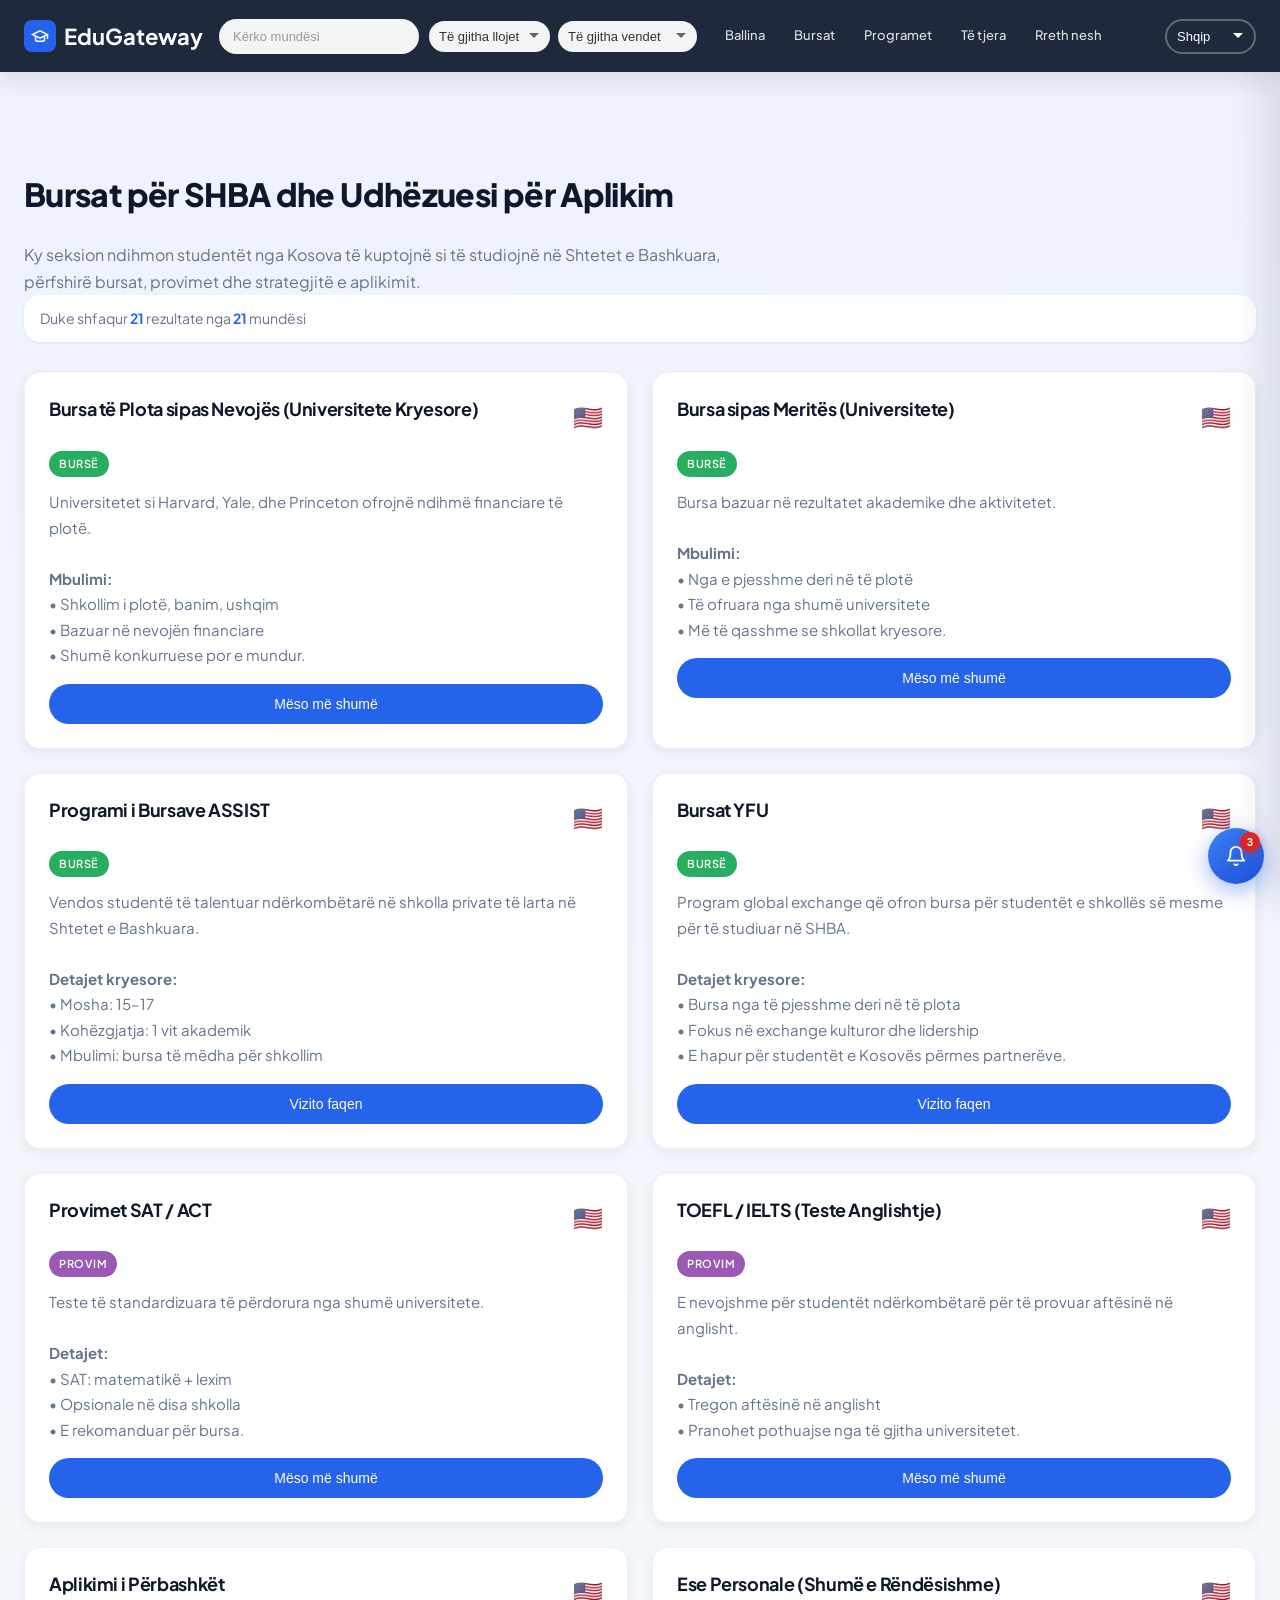
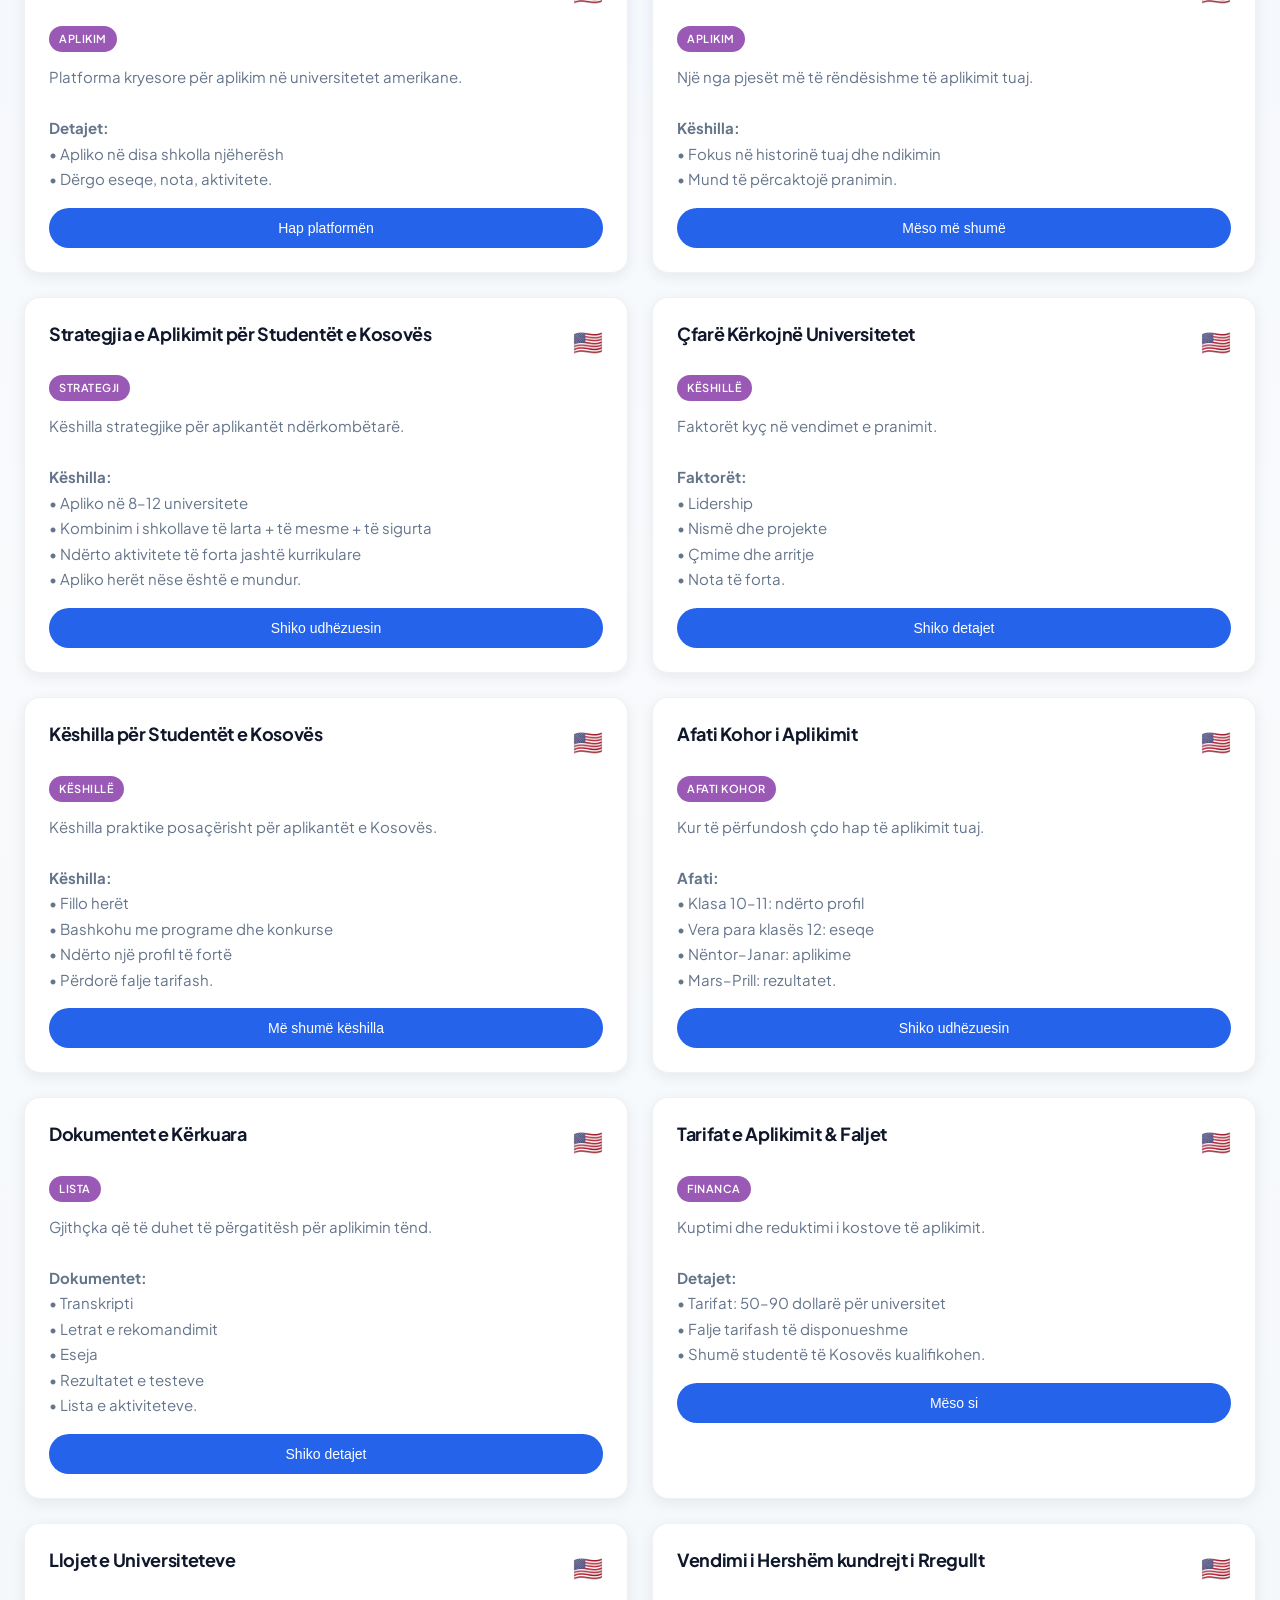
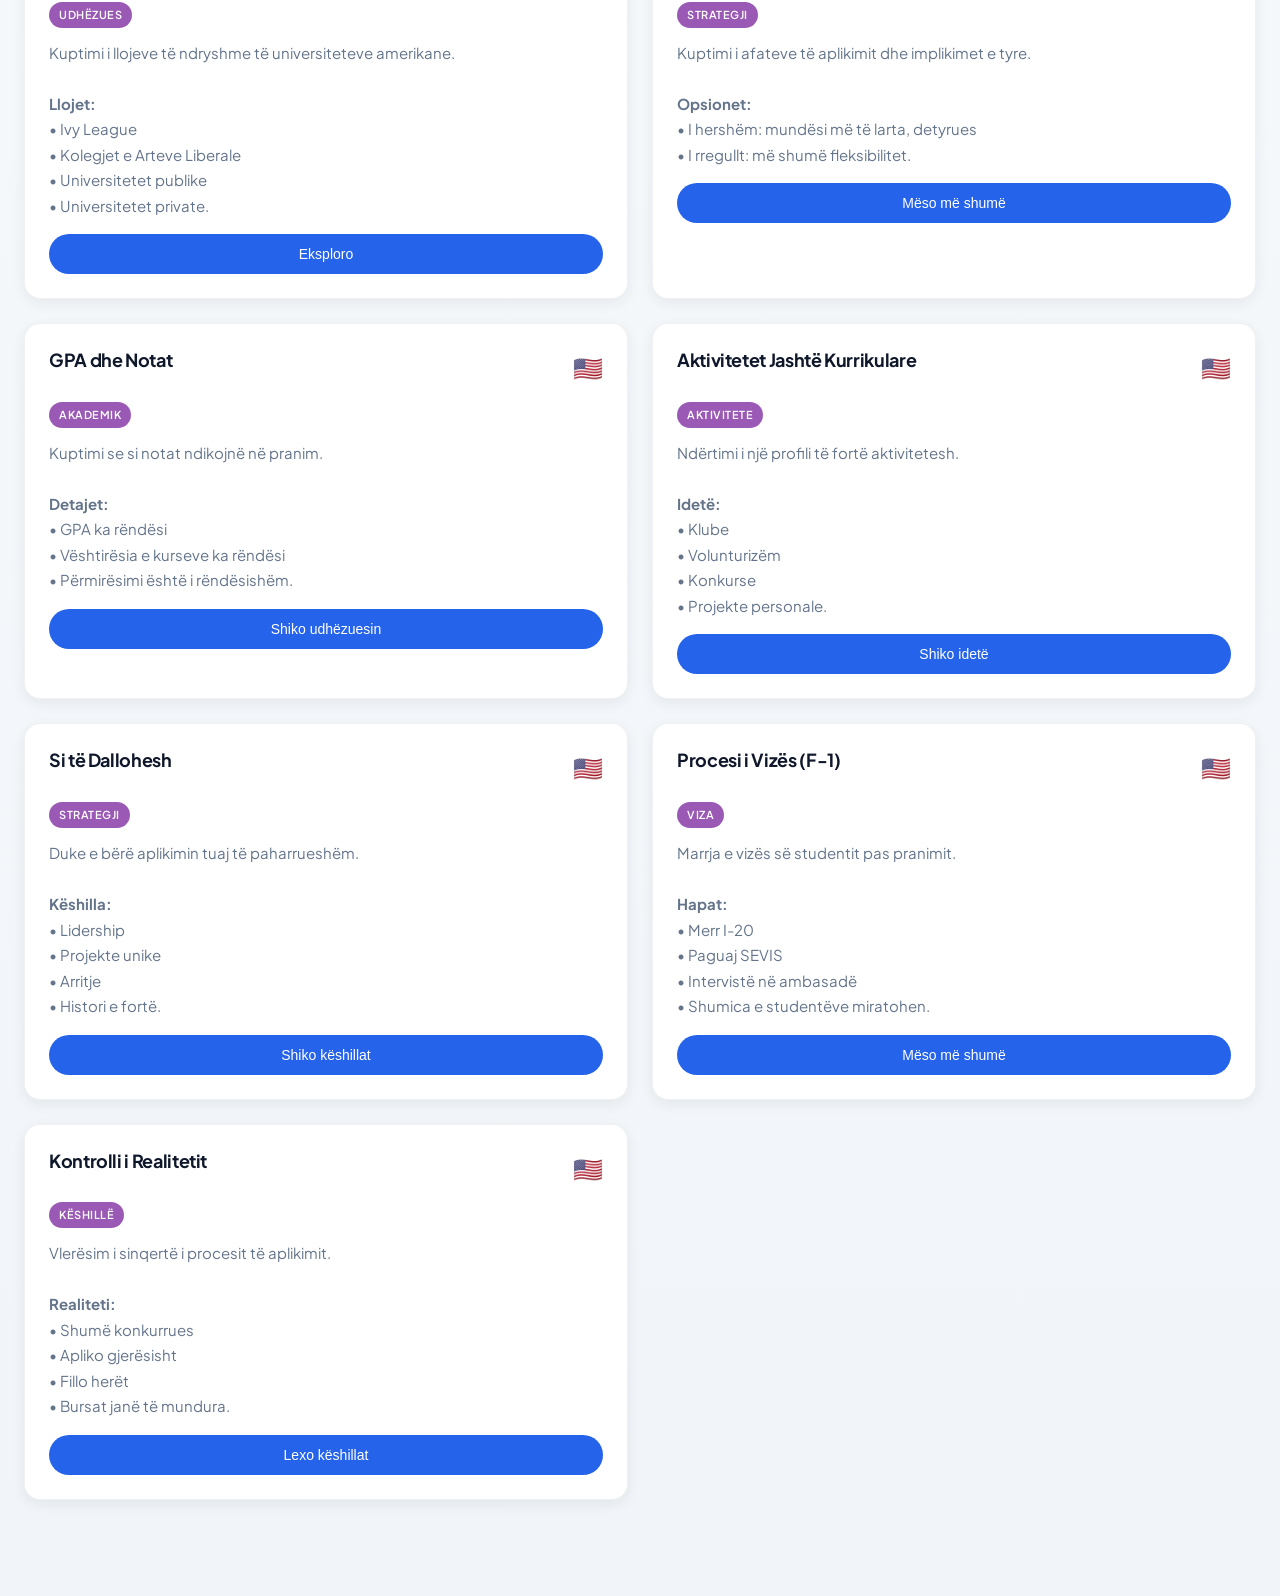
<file: improved_website/usa.html>
<!DOCTYPE html>
<html lang="sq">

<head>
    <meta charset="UTF-8">
    <meta name="viewport" content="width=device-width, initial-scale=1.0">
    <title></title>
    <link rel="stylesheet" href="css/style.css">
</head>

<body data-i18n-page-title="USA Guide - EduGateway">

<!-- ========== NAVBAR ========== -->
<nav class="navbar">
    <a href="index.html" class="logo">
        <div class="logo-icon">
            <svg width="18" height="18" viewBox="0 0 24 24" fill="none" stroke="white" stroke-width="2">
                <path d="M22 10v6M2 10l10-5 10 5-10 5z"/>
                <path d="M6 12v5c0 1.1.9 2 2 2h8a2 2 0 0 0 2-2v-5"/>
            </svg>
        </div>
        <span data-i18n="EduGateway"></span>
    </a>

    <button class="mobile-menu-btn" id="mobileMenuBtn" data-i18n-aria="Toggle menu">
        <svg width="24" height="24" viewBox="0 0 24 24" fill="none" stroke="currentColor" stroke-width="2">
            <line x1="3" y1="12" x2="21" y2="12"></line>
            <line x1="3" y1="6" x2="21" y2="6"></line>
            <line x1="3" y1="18" x2="21" y2="18"></line>
        </svg>
    </button>

    <div class="search-area" id="searchArea">
        <div class="search-wrapper">
            <input type="text" id="searchInput" class="search-input" data-i18n-placeholder="Search opportunities" placeholder="">
            <button class="search-clear" id="clearSearch" data-i18n-aria="Clear search">&times;</button>
        </div>
        <div class="filter-group">
            <select id="typeFilter" class="filter-select">
                <option value="all" data-i18n="All Types"></option>
                <option value="scholarship" data-i18n="Scholarships"></option>
                <option value="program" data-i18n="Programs"></option>
                <option value="other" data-i18n="Other"></option>
            </select>
            <select id="countryFilter" class="filter-select">
                <option value="all" data-i18n="All Countries"></option>
                <option value="usa" data-i18n="USA"></option>
                <option value="germany" data-i18n="Germany"></option>
                <option value="uk" data-i18n="United Kingdom"></option>
                <option value="france" data-i18n="France"></option>
                <option value="europe" data-i18n="Europe"></option>
                <option value="kosovo" data-i18n="Kosovo"></option>
                <option value="international" data-i18n="International"></option>
            </select>
        </div>
    </div>

    <div class="nav-links" id="navLinks">
        <a href="index.html" data-i18n="Home"></a>
        <a href="scholarships.html" data-i18n="Scholarships"></a>
        <a href="programs.html" data-i18n="Programs"></a>
        <a href="other.html" data-i18n="Other"></a>
        <a href="about.html" data-i18n="About"></a>
    </div>

    <select id="languageSelect" class="language-select">
        <option value="sq" data-i18n="Shqip"></option>
        <option value="en" data-i18n="English"></option>
    </select>
</nav>

<!-- ========== CONTENT ========== -->
<section>

    <h1 data-i18n="USA Scholarships &amp; Application Guide"></h1>

    <p data-i18n="This section helps students from Kosovo understand how to study in the United States, including scholarships, exams, and application strategies."></p>

    <!-- Search Info Bar -->
    <div class="search-info" id="searchInfo">
        <div class="results-count" id="resultsCount"></div>
        <div class="active-filters" id="activeFilters"></div>
        <button class="suggestion-btn hidden" id="clearAllFilters" onclick="clearAllFilters()" style="display: none;">
            <span data-i18n="Clear all filters"></span>
        </button>
    </div>

    <!-- No Results Message -->
    <div class="no-results" id="noResults">
        <div class="no-results-icon">
            <svg width="64" height="64" viewBox="0 0 24 24" fill="none" stroke="#ccc" stroke-width="1.5">
                <circle cx="11" cy="11" r="8"/>
                <line x1="21" y1="21" x2="16.65" y2="16.65"/>
                <line x1="8" y1="8" x2="14" y2="14"/>
                <line x1="14" y1="8" x2="8" y2="14"/>
            </svg>
        </div>
        <h3 id="noResultsTitle" data-i18n="No results found"></h3>
        <p id="noResultsText" data-i18n="Try adjusting your filters or search terms"></p>
        <div class="no-results-suggestions">
            <button class="suggestion-btn" onclick="clearAllFilters()" data-i18n="Clear all filters"></button>
            <button class="suggestion-btn" onclick="clearSearchFilter()" data-i18n="Try a broader search"></button>
        </div>
    </div>

    <!-- Cards Container -->
    <div class="card-container">
        <div class="card" data-type="scholarship" data-country="usa">
            <div class="card-header">
                <h3 data-i18n="Need-Based Full Scholarships (Top Universities)"></h3>
                <span class="card-country">🇺🇸</span>
            </div>
            <span class="card-type scholarship" data-i18n="Scholarship"></span>
            <p data-i18n="Universities like Harvard, Yale, and Princeton offer full financial aid.|Coverage:|Full tuition, housing, food|Based on financial need|Extremely competitive but possible."></p>
            <button data-i18n="Learn More" onclick="window.open('https://college.harvard.edu/financial-aid')"></button>
        </div>

        <div class="card" data-type="scholarship" data-country="usa">
            <div class="card-header">
                <h3 data-i18n="Merit-Based Scholarships (Universities)"></h3>
                <span class="card-country">🇺🇸</span>
            </div>
            <span class="card-type scholarship" data-i18n="Scholarship"></span>
            <p data-i18n="Scholarships based on academic results and activities.|Coverage:|Partial to full|Offered by many universities|More accessible than top schools."></p>
            <button data-i18n="Learn More" onclick="window.open('https://www.commonapp.org/')"></button>
        </div>

        <div class="card" data-type="scholarship" data-country="usa">
            <div class="card-header">
                <h3 data-i18n="ASSIST Scholars Program"></h3>
                <span class="card-country">🇺🇸</span>
            </div>
            <span class="card-type scholarship" data-i18n="Scholarship"></span>
            <p data-i18n="Places talented international students into top private high schools in the United States.|Key details:|Age: 15–17|Duration: 1 academic year|Coverage: large tuition scholarships"></p>
            <button data-i18n="Visit Website" onclick="window.open('https://www.assistscholars.org/')"></button>
        </div>

        <div class="card" data-type="scholarship" data-country="usa">
            <div class="card-header">
                <h3 data-i18n="YFU Scholarships"></h3>
                <span class="card-country">🇺🇸</span>
            </div>
            <span class="card-type scholarship" data-i18n="Scholarship"></span>
            <p data-i18n="Global exchange program offering scholarships for high school students to study in the USA.|Key details:|Partial to full scholarships|Focus on cultural exchange and leadership|Open to Kosovo students through partners."></p>
            <button data-i18n="Visit Website" onclick="window.open('https://yfuusa.org/study/scholarships/')"></button>
        </div>

        <div class="card" data-type="other" data-country="usa">
            <div class="card-header">
                <h3 data-i18n="SAT / ACT Exams"></h3>
                <span class="card-country">🇺🇸</span>
            </div>
            <span class="card-type other" data-i18n="Exam"></span>
            <p data-i18n="Standardized tests used by many universities.|Details:|SAT: math + reading|Optional at some schools|Recommended for scholarships."></p>
            <button data-i18n="Learn More" onclick="window.open('https://satsuite.collegeboard.org/')"></button>
        </div>

        <div class="card" data-type="other" data-country="usa">
            <div class="card-header">
                <h3 data-i18n="TOEFL / IELTS (English Tests)"></h3>
                <span class="card-country">🇺🇸</span>
            </div>
            <span class="card-type other" data-i18n="Exam"></span>
            <p data-i18n="Required for international students to prove English proficiency.|Details:|Shows English proficiency|Accepted by almost all universities."></p>
            <button data-i18n="Learn More" onclick="window.open('https://www.ets.org/toefl')"></button>
        </div>

        <div class="card" data-type="other" data-country="usa">
            <div class="card-header">
                <h3 data-i18n="Common Application"></h3>
                <span class="card-country">🇺🇸</span>
            </div>
            <span class="card-type other" data-i18n="Application"></span>
            <p data-i18n="Main platform for applying to U.S. universities.|Details:|Apply to multiple schools at once|Submit essays, grades, activities."></p>
            <button data-i18n="Open Platform" onclick="window.open('https://www.commonapp.org/')"></button>
        </div>

        <div class="card" data-type="other" data-country="usa">
            <div class="card-header">
                <h3 data-i18n="Personal Essay (Very Important)"></h3>
                <span class="card-country">🇺🇸</span>
            </div>
            <span class="card-type other" data-i18n="Application"></span>
            <p data-i18n="One of the most important parts of your application.|Tips:|Focus on your story and impact|Can determine acceptance."></p>
            <button data-i18n="Learn More" onclick="window.open('https://www.commonapp.org/blog')"></button>
        </div>

        <div class="card" data-type="other" data-country="usa">
            <div class="card-header">
                <h3 data-i18n="Application Strategy for Kosovo Students"></h3>
                <span class="card-country">🇺🇸</span>
            </div>
            <span class="card-type other" data-i18n="Strategy"></span>
            <p data-i18n="Strategic advice for international applicants.|Tips:|Apply to 8–12 universities|Mix of top + medium + safe schools|Build strong extracurriculars|Apply early if possible."></p>
            <button data-i18n="View Guide"></button>
        </div>

        <div class="card" data-type="other" data-country="usa">
            <div class="card-header">
                <h3 data-i18n="What Universities Look For"></h3>
                <span class="card-country">🇺🇸</span>
            </div>
            <span class="card-type other" data-i18n="Advice"></span>
            <p data-i18n="Key factors in admissions decisions.|Factors:|Leadership|Initiative and projects|Awards and achievements|Strong grades."></p>
            <button data-i18n="View Details"></button>
        </div>

        <div class="card" data-type="other" data-country="usa">
            <div class="card-header">
                <h3 data-i18n="Tips for Kosovo Students"></h3>
                <span class="card-country">🇺🇸</span>
            </div>
            <span class="card-type other" data-i18n="Advice"></span>
            <p data-i18n="Practical advice specifically for Kosovo applicants.|Tips:|Start early|Join programs and competitions|Build a strong profile|Use fee waivers."></p>
            <button data-i18n="More Tips"></button>
        </div>

        <div class="card" data-type="other" data-country="usa">
            <div class="card-header">
                <h3 data-i18n="Application Timeline"></h3>
                <span class="card-country">🇺🇸</span>
            </div>
            <span class="card-type other" data-i18n="Timeline"></span>
            <p data-i18n="When to complete each step of your application.|Timeline:|Grade 10–11: build profile|Summer before Grade 12: essays|Nov–Jan: applications|March–April: results."></p>
            <button data-i18n="View Guide"></button>
        </div>

        <div class="card" data-type="other" data-country="usa">
            <div class="card-header">
                <h3 data-i18n="Required Documents"></h3>
                <span class="card-country">🇺🇸</span>
            </div>
            <span class="card-type other" data-i18n="Checklist"></span>
            <p data-i18n="Everything you need to prepare for your application.|Documents:|Transcript|Recommendation letters|Essay|Test scores|Activities list."></p>
            <button data-i18n="View Details"></button>
        </div>

        <div class="card" data-type="other" data-country="usa">
            <div class="card-header">
                <h3 data-i18n="Application Fees &amp; Waivers"></h3>
                <span class="card-country">🇺🇸</span>
            </div>
            <span class="card-type other" data-i18n="Finances"></span>
            <p data-i18n="Understanding and reducing application costs.|Details:|Fees: $50–$90 per university|Fee waivers available|Many Kosovo students qualify."></p>
            <button data-i18n="Learn How"></button>
        </div>

        <div class="card" data-type="other" data-country="usa">
            <div class="card-header">
                <h3 data-i18n="Types of Universities"></h3>
                <span class="card-country">🇺🇸</span>
            </div>
            <span class="card-type other" data-i18n="Guide"></span>
            <p data-i18n="Understanding different types of U.S. universities.|Types:|Ivy League|Liberal Arts Colleges|Public universities|Private universities."></p>
            <button data-i18n="Explore"></button>
        </div>

        <div class="card" data-type="other" data-country="usa">
            <div class="card-header">
                <h3 data-i18n="Early vs Regular Decision"></h3>
                <span class="card-country">🇺🇸</span>
            </div>
            <span class="card-type other" data-i18n="Strategy"></span>
            <p data-i18n="Understanding application deadlines and their implications.|Options:|Early: higher chances, binding|Regular: more flexibility."></p>
            <button data-i18n="Learn More"></button>
        </div>

        <div class="card" data-type="other" data-country="usa">
            <div class="card-header">
                <h3 data-i18n="GPA &amp; Grades"></h3>
                <span class="card-country">🇺🇸</span>
            </div>
            <span class="card-type other" data-i18n="Academics"></span>
            <p data-i18n="Understanding how grades factor into admissions.|Details:|GPA matters|Course difficulty matters|Improvement is important."></p>
            <button data-i18n="View Guide"></button>
        </div>

        <div class="card" data-type="other" data-country="usa">
            <div class="card-header">
                <h3 data-i18n="Extracurricular Activities"></h3>
                <span class="card-country">🇺🇸</span>
            </div>
            <span class="card-type other" data-i18n="Activities"></span>
            <p data-i18n="Building a strong activities profile.|Ideas:|Clubs|Volunteering|Competitions|Personal projects."></p>
            <button data-i18n="View Ideas"></button>
        </div>

        <div class="card" data-type="other" data-country="usa">
            <div class="card-header">
                <h3 data-i18n="How to Stand Out"></h3>
                <span class="card-country">🇺🇸</span>
            </div>
            <span class="card-type other" data-i18n="Strategy"></span>
            <p data-i18n="Making your application memorable.|Tips:|Leadership|Unique projects|Achievements|Strong story."></p>
            <button data-i18n="View Tips"></button>
        </div>

        <div class="card" data-type="other" data-country="usa">
            <div class="card-header">
                <h3 data-i18n="Visa Process (F-1)"></h3>
                <span class="card-country">🇺🇸</span>
            </div>
            <span class="card-type other" data-i18n="Visa"></span>
            <p data-i18n="Getting your student visa after acceptance.|Steps:|Get I-20|Pay SEVIS|Embassy interview|Most students get approved."></p>
            <button data-i18n="Learn More" onclick="window.open('https://travel.state.gov/content/travel/en/us-visas/study/student-visa.html')"></button>
        </div>

        <div class="card" data-type="other" data-country="usa">
            <div class="card-header">
                <h3 data-i18n="Reality Check"></h3>
                <span class="card-country">🇺🇸</span>
            </div>
            <span class="card-type other" data-i18n="Advice"></span>
            <p data-i18n="Honest assessment of the application process.|Reality:|Very competitive|Apply widely|Start early|Scholarships are possible."></p>
            <button data-i18n="Read Advice"></button>
        </div>
    </div>

</section>

<!-- ========== NOTIFICATIONS (collapsible tray) ========== -->
<div class="notifications-root" id="notificationsRoot">
    <button type="button" class="notifications-toggle" id="notificationsToggle" data-i18n-aria="Open notifications" aria-expanded="false" aria-controls="notificationsPanel">
        <span class="notifications-toggle__icon" aria-hidden="true">
            <svg width="22" height="22" viewBox="0 0 24 24" fill="none" stroke="currentColor" stroke-width="2" stroke-linecap="round" stroke-linejoin="round"><path d="M18 8A6 6 0 0 0 6 8c0 7-3 9-3 9h18s-3-2-3-9"/><path d="M13.73 21a2 2 0 0 1-3.46 0"/></svg>
        </span>
        <span class="notifications-toggle__badge" id="notificationsBadge" aria-hidden="true">0</span>
    </button>
    <div class="notifications-backdrop" id="notificationsBackdrop"></div>
    <aside class="notifications-drawer" id="notificationsPanel" role="dialog" aria-modal="true" aria-hidden="true" aria-labelledby="notificationsDrawerTitle">
        <div class="notifications-drawer__chrome">
            <div class="notifications-drawer__grab" aria-hidden="true">
                <span class="notifications-drawer__grab-bar"></span>
            </div>
            <div class="notifications-drawer__header">
                <h2 class="notifications-drawer__title" id="notificationsDrawerTitle" data-i18n="Notifications"></h2>
                <button type="button" class="notifications-drawer__close" id="notificationsDrawerClose" data-i18n-aria="Close notifications">&times;</button>
            </div>
            <div class="notifications-drawer__body">
                <div class="notifications-drawer__list">
                    <article class="notification-card notification-card--guide" data-notification-id="usa-guide">
                        <button type="button" class="notification-card__close" data-i18n-aria="Dismiss">&times;</button>
                        <div class="notification-card__body">
                            <h4 class="notification-card__heading">
                                <svg width="18" height="18" viewBox="0 0 24 24" fill="none" stroke="currentColor" stroke-width="2" aria-hidden="true">
                                    <path d="M12 2L2 7l10 5 10-5z"/>
                                    <path d="M2 17l10 5 10-5"/>
                                    <path d="M2 12l10 5 10-5"/>
                                </svg>
                                <span data-i18n="USA Guide"></span>
                            </h4>
                            <p class="notification-card__text" data-i18n="Everything for US applications"></p>
                        </div>
                    </article>
                    <article class="notification-card notification-card--reminder" data-notification-id="reminder">
                        <button type="button" class="notification-card__close" data-i18n-aria="Dismiss">&times;</button>
                        <div class="notification-card__body">
                            <h4 class="notification-card__heading">
                                <svg width="18" height="18" viewBox="0 0 24 24" fill="none" stroke="currentColor" stroke-width="2" aria-hidden="true">
                                    <circle cx="12" cy="12" r="10"/>
                                    <polyline points="12 6 12 12 16 14"/>
                                </svg>
                                <span data-i18n="Reminder"></span>
                            </h4>
                            <p class="notification-card__text" data-i18n="Upcoming deadlines this month"></p>
                        </div>
                    </article>
                    <article class="notification-card notification-card--feedback" data-notification-id="feedback">
                        <button type="button" class="notification-card__close" data-i18n-aria="Dismiss">&times;</button>
                        <div class="notification-card__body">
                            <h4 class="notification-card__heading">
                                <svg width="18" height="18" viewBox="0 0 24 24" fill="none" stroke="currentColor" stroke-width="2" aria-hidden="true">
                                    <path d="M21 11.5a8.38 8.38 0 0 1-.9 3.8 8.5 8.5 0 0 1-7.6 4.7 8.38 8.38 0 0 1-3.8-.9L3 21l1.9-5.7a8.38 8.38 0 0 1-.9-3.8 8.5 8.5 0 0 1 4.7-7.6 8.38 8.38 0 0 1 3.8-.9h.5a8.48 8.48 0 0 1 8 8v.5z"/>
                                </svg>
                                <span data-i18n="Feedback"></span>
                            </h4>
                            <a href="#" class="notification-card__link" data-i18n="Share your thoughts"></a>
                        </div>
                    </article>
                </div>
            </div>
        </div>
    </aside>
</div>

<script src="js/script.js"></script>

</body>
</html>
</file>
<file: improved_website/css/style.css>
@import url("https://fonts.googleapis.com/css2?family=Plus+Jakarta+Sans:ital,wght@0,400;0,500;0,600;0,700;1,400&display=swap");

/* ==================== CSS VARIABLES ==================== */
:root {
    --primary-color: #2563eb;
    --primary-dark: #1d4ed8;
    --primary-light: #3b82f6;
    --accent-teal: #0d9488;
    --accent-amber: #f59e0b;
    --accent-violet: #7c3aed;
    --navbar-bg: #1e293b;
    --navbar-text: #ffffff;
    --card-bg: #ffffff;
    --card-text: #1e293b;
    --card-hover: #f1f5f9;
    --bg-light: #eef2ff;
    --text-muted: #64748b;
    --border-color: #e2e8f0;
    --border-subtle: rgba(15, 23, 42, 0.06);
    --shadow-sm: 0 1px 3px rgba(15, 23, 42, 0.08);
    --shadow-md: 0 8px 24px rgba(15, 23, 42, 0.1);
    --shadow-lg: 0 16px 40px rgba(15, 23, 42, 0.12);
    --shadow-card: 0 4px 14px rgba(15, 23, 42, 0.07);
    --shadow-card-hover: 0 12px 28px rgba(37, 99, 235, 0.12);
    --transition-fast: 0.2s ease;
    --transition-normal: 0.3s ease;
    --border-radius: 16px;
    --border-radius-sm: 10px;
    --container-max: 1120px;
    --surface: #ffffff;
    --surface-2: #f8fafc;
    --text: #0f172a;
    --text-2: #334155;
    --ring: rgba(37, 99, 235, 0.28);
    --font-sans: "Plus Jakarta Sans", "Segoe UI", system-ui, sans-serif;
    --nav-offset: 72px;
    --notify-danger: #dc2626;
    --notify-danger-soft: #fef2f2;
    --notify-success: #059669;
    --notify-success-soft: #ecfdf5;
    --notify-info: #2563eb;
}

/* ==================== BASE STYLES ==================== */
* {
    margin: 0;
    padding: 0;
    box-sizing: border-box;
}

body {
    font-family: var(--font-sans);
    font-size: 16px;
    background: linear-gradient(180deg, var(--bg-light) 0%, #f8fafc 45%, #f1f5f9 100%);
    color: var(--text);
    line-height: 1.65;
    overflow-x: hidden;
}

body.notifications-drawer-open {
    overflow: hidden;
}

@media (min-width: 768px) {
    body.notifications-drawer-open {
        overflow: auto;
    }
}

section {
    padding: clamp(72px, 12vw, 96px) 24px;
    min-height: auto;
    scroll-margin-top: calc(var(--nav-offset) + 12px);
}

.container {
    width: 100%;
    max-width: var(--container-max);
    margin: 0 auto;
}

.section-header {
    margin-bottom: 28px;
}

.section-header h2 {
    margin-top: 0;
}

.section-header p {
    font-size: 1.05rem;
    color: var(--text-muted);
    max-width: 42rem;
}

.section-alt {
    background: var(--surface-2);
}

/* ==================== NAVBAR ==================== */
.navbar {
    position: sticky;
    top: 0;
    left: 0;
    right: 0;
    min-height: var(--nav-offset);
    height: auto;
    background: var(--navbar-bg);
    display: flex;
    flex-wrap: wrap;
    align-items: center;
    justify-content: flex-start;
    gap: 10px 16px;
    padding: 10px 24px;
    color: var(--navbar-text);
    z-index: 1000;
    box-shadow: var(--shadow-md);
    transition: background var(--transition-normal);
}

.navbar.scrolled {
    background: rgba(44, 62, 80, 0.98);
    backdrop-filter: blur(10px);
}

.logo {
    font-size: 22px;
    font-weight: 700;
    color: var(--navbar-text);
    text-decoration: none;
    display: flex;
    align-items: center;
    gap: 8px;
}

.logo-icon {
    width: 32px;
    height: 32px;
    background: var(--primary-color);
    border-radius: 8px;
    display: flex;
    align-items: center;
    justify-content: center;
    font-size: 16px;
}

/* Desktop Navigation */
.nav-container {
    display: flex;
    align-items: center;
    gap: 30px;
}

.nav-links {
    display: flex;
    gap: 5px;
}

.nav-links a {
    color: rgba(255, 255, 255, 0.85);
    text-decoration: none;
    padding: 8px 12px;
    border-radius: var(--border-radius-sm);
    font-size: 13px;
    font-weight: 500;
    transition: all var(--transition-fast);
    position: relative;
}

.nav-links a:hover {
    color: white;
    background: rgba(255, 255, 255, 0.1);
}

.nav-links a.active {
    color: white;
    background: var(--primary-color);
}

.nav-links a.active::after {
    content: '';
    position: absolute;
    bottom: 4px;
    left: 50%;
    transform: translateX(-50%);
    width: 20px;
    height: 3px;
    background: white;
    border-radius: 2px;
}

/* Search Area */
.search-area {
    display: flex;
    gap: 10px;
    align-items: center;
}

.search-wrapper {
    position: relative;
    display: flex;
    align-items: center;
}

.search-input {
    padding: 8px 35px 8px 12px;
    border: 2px solid transparent;
    border-radius: 25px;
    font-size: 13px;
    width: 200px;
    background: rgba(255, 255, 255, 0.95);
    color: #333;
    transition: all var(--transition-fast);
}

.search-input:focus {
    outline: none;
    border-color: var(--primary-color);
    box-shadow: 0 0 0 3px rgba(37, 99, 235, 0.2);
    width: 320px;
}

.search-input::placeholder {
    color: #999;
}

.search-clear {
    position: absolute;
    right: 12px;
    background: none;
    border: none;
    color: #999;
    cursor: pointer;
    font-size: 18px;
    padding: 4px;
    display: none;
    transition: color var(--transition-fast);
}

.search-clear:hover {
    color: #666;
}

.search-clear.visible {
    display: block;
}

/* Filters */
.filter-group {
    display: flex;
    gap: 8px;
    align-items: center;
}

.filter-select {
    padding: 8px 30px 8px 10px;
    border: none;
    border-radius: 25px;
    font-size: 13px;
    background: rgba(255, 255, 255, 0.95);
    color: #333;
    cursor: pointer;
    appearance: none;
    background-image: url("data:image/svg+xml,%3Csvg xmlns='http://www.w3.org/2000/svg' width='12' height='12' viewBox='0 0 12 12'%3E%3Cpath fill='%23666' d='M6 8L1 3h10z'/%3E%3C/svg%3E");
    background-repeat: no-repeat;
    background-position: right 10px center;
    transition: all var(--transition-fast);
}

.filter-select:hover {
    background-color: white;
}

.filter-select:focus {
    outline: none;
    border-color: var(--primary-color);
    box-shadow: 0 0 0 3px rgba(37, 99, 235, 0.2);
}

/* Language Selector */
.language-select {
    margin-left: auto;
    flex-shrink: 0;
    padding: 8px 30px 8px 10px;
    border: 2px solid rgba(255, 255, 255, 0.3);
    border-radius: 25px;
    font-size: 13px;
    background: transparent;
    color: white;
    cursor: pointer;
    appearance: none;
    background-image: url("data:image/svg+xml,%3Csvg xmlns='http://www.w3.org/2000/svg' width='12' height='12' viewBox='0 0 12 12'%3E%3Cpath fill='white' d='M6 8L1 3h10z'/%3E%3C/svg%3E");
    background-repeat: no-repeat;
    background-position: right 10px center;
    transition: all var(--transition-fast);
}

.language-select:hover {
    border-color: rgba(255, 255, 255, 0.5);
    background-color: rgba(255, 255, 255, 0.1);
}

.language-select:focus {
    outline: none;
    border-color: var(--primary-light);
}

.language-select option {
    background: var(--navbar-bg);
    color: white;
}

/* Mobile Menu Button */
.mobile-menu-btn {
    display: none;
    background: none;
    border: none;
    color: white;
    font-size: 24px;
    cursor: pointer;
    padding: 8px;
    border-radius: 8px;
    transition: background var(--transition-fast);
}

.mobile-menu-btn:hover {
    background: rgba(255, 255, 255, 0.1);
}

/* ==================== SEARCH RESULTS INFO ==================== */
.search-info {
    display: flex;
    justify-content: space-between;
    align-items: center;
    margin-bottom: 20px;
    padding: 12px 16px;
    background: white;
    border-radius: var(--border-radius);
    box-shadow: var(--shadow-sm);
}

.results-count {
    font-size: 14px;
    color: var(--text-muted);
}

.results-count strong {
    color: var(--primary-color);
}

.active-filters {
    display: flex;
    gap: 8px;
    flex-wrap: wrap;
}

.filter-badge {
    display: inline-flex;
    align-items: center;
    gap: 6px;
    padding: 6px 12px;
    background: var(--primary-color);
    color: white;
    border-radius: 20px;
    font-size: 12px;
    font-weight: 500;
}

.filter-badge button {
    background: none;
    border: none;
    color: white;
    cursor: pointer;
    padding: 0;
    font-size: 14px;
    line-height: 1;
    opacity: 0.8;
    transition: opacity var(--transition-fast);
}

.filter-badge button:hover {
    opacity: 1;
}

/* ==================== QUICK FILTER CHIPS ==================== */
.quick-filters {
    display: flex;
    flex-wrap: wrap;
    gap: 10px;
    margin: 14px 0 18px;
}

.chip {
    border: 1px solid var(--border-color);
    background: var(--surface);
    color: var(--card-text);
    padding: 8px 12px;
    border-radius: 999px;
    font-size: 13px;
    font-weight: 600;
    cursor: pointer;
    transition: all var(--transition-fast);
}

.chip:hover {
    border-color: rgba(37, 99, 235, 0.45);
    box-shadow: 0 0 0 3px var(--ring);
}

.chip:active {
    transform: translateY(1px);
}

.chip-ghost {
    background: transparent;
    color: var(--text-muted);
}

/* ==================== NO RESULTS MESSAGE ==================== */
.no-results {
    display: none;
    text-align: center;
    padding: 60px 40px;
    background: white;
    border-radius: var(--border-radius);
    box-shadow: var(--shadow-sm);
    margin-top: 30px;
}

.no-results.visible {
    display: block;
    animation: fadeIn 0.3s ease;
}

.no-results-icon {
    font-size: 64px;
    margin-bottom: 20px;
    opacity: 0.5;
}

.no-results h3 {
    color: var(--text);
    margin-bottom: 10px;
    font-size: 20px;
}

.no-results p {
    color: var(--text-muted);
    margin-bottom: 20px;
    max-width: none;
}

.no-results-suggestions {
    display: flex;
    flex-wrap: wrap;
    gap: 10px;
    justify-content: center;
}

.suggestion-btn {
    padding: 8px 16px;
    background: var(--bg-light);
    border: 1px solid var(--border-color);
    border-radius: 20px;
    font-size: 13px;
    cursor: pointer;
    transition: all var(--transition-fast);
    color: var(--card-text);
}

.suggestion-btn:hover {
    background: var(--primary-color);
    color: white;
    border-color: var(--primary-color);
}

/* ==================== CARDS ==================== */
.card-container {
    display: grid;
    grid-template-columns: repeat(auto-fill, minmax(420px, 1fr));
    gap: 24px;
    margin-top: 30px;
}

.card {
    background: var(--card-bg);
    border-radius: var(--border-radius);
    padding: 24px;
    box-shadow: var(--shadow-card);
    transition: transform var(--transition-fast), box-shadow var(--transition-fast), border-color var(--transition-fast);
    position: relative;
    overflow: hidden;
    border: 1px solid var(--border-subtle);
}

.card::before {
    content: '';
    position: absolute;
    top: 0;
    left: 0;
    right: 0;
    height: 4px;
    background: linear-gradient(90deg, var(--primary-color), var(--primary-light));
    opacity: 0;
    transition: opacity var(--transition-normal);
}

.card:hover {
    transform: translateY(-5px);
    box-shadow: var(--shadow-card-hover);
    border-color: rgba(37, 99, 235, 0.35);
}

.card:hover::before {
    opacity: 1;
}

.card-header {
    display: flex;
    justify-content: space-between;
    align-items: flex-start;
    margin-bottom: 12px;
}

.card h3 {
    color: var(--text);
    font-size: 18px;
    font-weight: 700;
    line-height: 1.35;
    flex: 1;
    letter-spacing: -0.02em;
}

.card-country {
    font-size: 24px;
    flex-shrink: 0;
    margin-left: 10px;
}

.card-type {
    display: inline-block;
    padding: 4px 10px;
    background: var(--primary-color);
    color: white;
    border-radius: 20px;
    font-size: 11px;
    font-weight: 600;
    text-transform: uppercase;
    letter-spacing: 0.5px;
    margin-bottom: 12px;
}

.card-type.scholarship {
    background: #27ae60;
}

.card-type.program {
    background: var(--primary-color);
}

.card-type.other {
    background: #9b59b6;
}

.card p {
    color: var(--text-muted);
    font-size: 15px;
    line-height: 1.7;
    max-width: none;
}

.card button {
    margin-top: 16px;
    width: 100%;
    padding: 12px 20px;
    border: none;
    background: var(--primary-color);
    color: white;
    border-radius: 25px;
    cursor: pointer;
    font-size: 14px;
    font-weight: 500;
    transition: all var(--transition-fast);
    display: flex;
    align-items: center;
    justify-content: center;
    gap: 8px;
}

.card button:hover {
    background: var(--primary-dark);
    transform: translateY(-1px);
    box-shadow: 0 6px 16px rgba(37, 99, 235, 0.35);
}

.card button:active {
    transform: scale(0.98);
}

/* ==================== NOTIFICATIONS (floating toggle + slide-out tray) ==================== */
.notifications-root {
    position: fixed;
    z-index: 950;
    bottom: max(1rem, env(safe-area-inset-bottom, 0px));
    right: max(1rem, env(safe-area-inset-right, 0px));
    display: flex;
    flex-direction: column;
    align-items: flex-end;
    gap: 0;
    pointer-events: none;
}

.notifications-root > * {
    pointer-events: auto;
}

.notifications-root[hidden] {
    display: none !important;
}

.notifications-toggle {
    position: relative;
    z-index: 980;
    width: 56px;
    height: 56px;
    border: none;
    border-radius: 50%;
    cursor: pointer;
    color: white;
    background: linear-gradient(145deg, var(--primary-light), var(--primary-dark));
    box-shadow: 0 6px 22px rgba(37, 99, 235, 0.45);
    display: grid;
    place-items: center;
    transition: transform var(--transition-fast), box-shadow var(--transition-fast), filter var(--transition-fast);
}

.notifications-toggle:hover {
    transform: scale(1.06);
    box-shadow: 0 10px 28px rgba(37, 99, 235, 0.5);
    filter: brightness(1.05);
}

.notifications-toggle:active {
    transform: scale(0.96);
}

.notifications-toggle:focus-visible {
    outline: 3px solid var(--ring);
    outline-offset: 3px;
}

.notifications-toggle__icon {
    display: grid;
    place-items: center;
}

.notifications-toggle__badge {
    position: absolute;
    top: 4px;
    right: 4px;
    min-width: 20px;
    height: 20px;
    padding: 0 6px;
    border-radius: 999px;
    background: var(--notify-danger);
    color: white;
    font-size: 11px;
    font-weight: 800;
    line-height: 20px;
    text-align: center;
    box-shadow: 0 2px 8px rgba(220, 38, 38, 0.45);
    animation: notifyBadgePop 0.45s ease;
}

.notifications-root--open .notifications-toggle {
    box-shadow: 0 4px 16px rgba(15, 23, 42, 0.25);
}

.notifications-backdrop {
    position: fixed;
    inset: 0;
    z-index: 940;
    background: rgba(15, 23, 42, 0.42);
    opacity: 0;
    visibility: hidden;
    transition: opacity 0.28s ease, visibility 0.28s ease;
    pointer-events: none;
    -webkit-tap-highlight-color: transparent;
}

.notifications-root--open .notifications-backdrop {
    opacity: 1;
    visibility: visible;
    pointer-events: auto;
}

.notifications-drawer {
    position: fixed;
    z-index: 960;
    top: 0;
    right: 0;
    width: min(100vw, 380px);
    max-width: 100%;
    height: 100%;
    height: 100dvh;
    max-height: 100dvh;
    transform: translateX(100%);
    transition: transform 0.32s cubic-bezier(0.22, 1, 0.36, 1);
    pointer-events: none;
}

.notifications-root--open .notifications-drawer {
    transform: translateX(0);
    pointer-events: auto;
}

.notifications-drawer__chrome {
    height: 100%;
    display: flex;
    flex-direction: column;
    background: var(--surface);
    border-left: 1px solid var(--border-color);
    box-shadow: -12px 0 40px rgba(15, 23, 42, 0.12);
}

.notifications-drawer__grab {
    flex-shrink: 0;
    padding: 10px 0 6px;
    display: flex;
    justify-content: center;
    background: var(--surface-2);
    border-bottom: 1px solid var(--border-color);
}

.notifications-drawer__grab-bar {
    width: 40px;
    height: 5px;
    border-radius: 999px;
    background: var(--border-color);
}

.notifications-drawer__header {
    display: flex;
    align-items: center;
    justify-content: space-between;
    gap: 12px;
    padding: 14px 16px 12px;
    border-bottom: 1px solid var(--border-color);
    background: var(--surface);
}

.notifications-drawer__title {
    font-size: 1.05rem;
    font-weight: 800;
    letter-spacing: -0.02em;
    color: var(--text);
    margin: 0;
}

.notifications-drawer__close {
    width: 40px;
    height: 40px;
    border: none;
    border-radius: 12px;
    background: var(--surface-2);
    color: var(--text-muted);
    font-size: 22px;
    line-height: 1;
    cursor: pointer;
    display: grid;
    place-items: center;
    transition: background var(--transition-fast), color var(--transition-fast);
}

.notifications-drawer__close:hover {
    background: var(--border-color);
    color: var(--text);
}

.notifications-drawer__close:focus-visible {
    outline: 2px solid var(--primary-color);
    outline-offset: 2px;
}

.notifications-drawer__body {
    flex: 1;
    overflow-y: auto;
    -webkit-overflow-scrolling: touch;
    padding: 14px 14px 24px;
    background: linear-gradient(180deg, var(--surface-2) 0%, var(--surface) 28%);
}

.notifications-drawer__list {
    display: flex;
    flex-direction: column;
    gap: 12px;
}

@media (max-width: 480px) {
    .notifications-drawer {
        width: 100%;
        border-radius: 20px 0 0 20px;
    }

    .notifications-drawer__chrome {
        border-radius: 20px 0 0 0;
    }
}

@keyframes notifyBadgePop {
    0% { transform: scale(0.6); opacity: 0; }
    70% { transform: scale(1.08); }
    100% { transform: scale(1); opacity: 1; }
}

.notification-card {
    position: relative;
    border-radius: var(--border-radius-sm);
    padding: 14px 40px 14px 14px;
    border: 1px solid var(--border-color);
    box-shadow: var(--shadow-sm);
    transition: opacity 0.28s ease, transform 0.28s ease, box-shadow var(--transition-fast), border-color var(--transition-fast);
}

.notification-card:hover {
    box-shadow: var(--shadow-md);
}

/* Deadline / urgency — red signal */
.notification-card--reminder {
    background: linear-gradient(145deg, var(--notify-danger-soft) 0%, #fff7ed 100%);
    border-color: rgba(220, 38, 38, 0.35);
    border-left: 4px solid var(--notify-danger);
}

/* Feedback / positive action — green */
.notification-card--feedback {
    background: linear-gradient(145deg, var(--notify-success-soft) 0%, #d1fae5 100%);
    border-color: rgba(5, 150, 105, 0.35);
    border-left: 4px solid var(--notify-success);
}

/* Context / guide — blue info */
.notification-card--guide {
    background: linear-gradient(145deg, #eff6ff 0%, #dbeafe 100%);
    border-color: rgba(37, 99, 235, 0.35);
    border-left: 4px solid var(--notify-info);
}

.notification-card--dismissed {
    opacity: 0;
    transform: translateX(6px);
    pointer-events: none;
}

.notification-card__close {
    position: absolute;
    top: 8px;
    right: 8px;
    width: 28px;
    height: 28px;
    border: none;
    border-radius: 8px;
    background: rgba(255, 255, 255, 0.75);
    color: var(--text-muted);
    font-size: 18px;
    line-height: 1;
    cursor: pointer;
    display: grid;
    place-items: center;
    transition: background var(--transition-fast), color var(--transition-fast), transform var(--transition-fast);
}

.notification-card__close:hover {
    background: rgba(15, 23, 42, 0.08);
    color: var(--text);
}

.notification-card__close:focus-visible {
    outline: 2px solid var(--primary-color);
    outline-offset: 2px;
}

.notification-card__heading {
    font-size: 14px;
    font-weight: 700;
    color: var(--text);
    margin-bottom: 6px;
    display: flex;
    align-items: center;
    gap: 8px;
    line-height: 1.3;
}

.notification-card__heading svg {
    flex-shrink: 0;
    color: var(--primary-color);
}

.notification-card--reminder .notification-card__heading svg {
    color: var(--notify-danger);
}

.notification-card--feedback .notification-card__heading svg {
    color: var(--notify-success);
}

.notification-card--guide .notification-card__heading svg {
    color: var(--notify-info);
}

.notification-card__text {
    font-size: 13px;
    color: var(--text-muted);
    line-height: 1.5;
    max-width: none;
}

.notification-card__link {
    display: inline-flex;
    align-items: center;
    gap: 4px;
    margin-top: 8px;
    font-size: 13px;
    font-weight: 600;
    color: var(--primary-dark);
    text-decoration: none;
    border-radius: 6px;
    transition: color var(--transition-fast), background var(--transition-fast);
}

.notification-card__link:hover {
    color: var(--primary-color);
    text-decoration: underline;
}

.notification-card--feedback .notification-card__link {
    color: var(--notify-success);
}

.notification-card--feedback .notification-card__link:hover {
    color: #047857;
}

/* ==================== HERO SECTION ==================== */
.hero {
    background: linear-gradient(135deg, #0f172a 0%, var(--navbar-bg) 42%, #1e3a5f 100%);
    color: white;
    text-align: center;
    padding: 96px 24px 88px;
    min-height: clamp(520px, 70vh, 820px);
    display: flex;
    flex-direction: column;
    justify-content: center;
    align-items: center;
    position: relative;
    overflow: hidden;
}

.hero::after {
    content: "";
    position: absolute;
    inset: 0;
    background: radial-gradient(ellipse 80% 50% at 50% 0%, rgba(59, 130, 246, 0.22) 0%, transparent 55%);
    pointer-events: none;
}

.hero > * {
    position: relative;
    z-index: 1;
}

.hero h1 {
    color: white;
    font-size: clamp(1.75rem, 4vw, 2.75rem);
    font-weight: 800;
    margin-bottom: 20px;
    max-width: 18ch;
    letter-spacing: -0.03em;
    line-height: 1.15;
}

.hero p {
    color: rgba(255, 255, 255, 0.92);
    font-size: clamp(1rem, 2vw, 1.125rem);
    max-width: 38rem;
    margin-bottom: 15px;
}

.hero-buttons {
    display: flex;
    gap: 16px;
    margin-top: 30px;
    flex-wrap: wrap;
    justify-content: center;
}

/* ==================== BUTTONS ==================== */
.btn {
    display: inline-flex;
    align-items: center;
    gap: 8px;
    padding: 14px 26px;
    background: linear-gradient(135deg, var(--primary-light), var(--primary-color));
    color: white;
    text-decoration: none;
    border-radius: 999px;
    font-weight: 600;
    font-size: 15px;
    transition: transform var(--transition-fast), box-shadow var(--transition-fast), background var(--transition-fast);
    border: none;
    cursor: pointer;
    box-shadow: 0 4px 14px rgba(37, 99, 235, 0.35);
}

.btn:hover {
    background: linear-gradient(135deg, var(--primary-color), var(--primary-dark));
    transform: translateY(-2px);
    box-shadow: 0 8px 22px rgba(37, 99, 235, 0.4);
    color: white;
    text-decoration: none;
}

.btn-outline {
    background: transparent;
    border: 2px solid white;
}

.btn-outline:hover {
    background: white;
    color: var(--navbar-bg);
}

/* ==================== TYPOGRAPHY ==================== */
h1 {
    color: var(--text);
    margin-bottom: 20px;
    font-size: clamp(1.5rem, 3vw, 2rem);
    font-weight: 800;
    letter-spacing: -0.02em;
}

h2 {
    color: var(--text);
    margin-top: 30px;
    margin-bottom: 15px;
    font-size: clamp(1.25rem, 2.5vw, 1.5rem);
    font-weight: 800;
    letter-spacing: -0.02em;
}

h3 {
    color: var(--text);
    font-size: 1.125rem;
    font-weight: 700;
    letter-spacing: -0.01em;
}

p {
    color: var(--text-muted);
    line-height: 1.7;
    max-width: 700px;
}

/* ==================== FEATURES GRID ==================== */
.features {
    background: white;
}

.home-grid {
    display: grid;
    grid-template-columns: 1fr 1fr;
    gap: 50px;
    max-width: 1100px;
    margin: 0 auto;
}

.feature-card {
    background: var(--surface);
    padding: 28px;
    border-radius: var(--border-radius);
    margin-bottom: 20px;
    border: 1px solid var(--border-subtle);
    box-shadow: var(--shadow-sm);
    transition: box-shadow var(--transition-fast), transform var(--transition-fast);
}

.feature-card:hover {
    box-shadow: var(--shadow-card);
    transform: translateY(-2px);
}

/* ==================== START HERE STEPS ==================== */
.steps-grid {
    display: grid;
    grid-template-columns: repeat(3, minmax(0, 1fr));
    gap: 16px;
}

.step-card {
    background: var(--surface);
    border: 1px solid var(--border-subtle);
    border-radius: var(--border-radius);
    padding: 18px 18px 16px;
    box-shadow: var(--shadow-sm);
    transition: box-shadow var(--transition-fast), transform var(--transition-fast), border-color var(--transition-fast);
}

.step-card:hover {
    border-color: rgba(37, 99, 235, 0.25);
    box-shadow: var(--shadow-card);
    transform: translateY(-2px);
}

.step-number {
    width: 34px;
    height: 34px;
    border-radius: 10px;
    display: grid;
    place-items: center;
    font-weight: 700;
    color: white;
    background: linear-gradient(135deg, var(--primary-color), var(--primary-light));
    margin-bottom: 10px;
}

.step-card h3 {
    margin-bottom: 6px;
    font-size: 16px;
}

.step-card p {
    font-size: 14px;
    color: var(--text-muted);
    max-width: none;
}

.feature-card h3 {
    color: var(--primary-color);
    margin-bottom: 10px;
}

/* ==================== CTA SECTION ==================== */
.cta {
    background: linear-gradient(135deg, var(--primary-color) 0%, var(--primary-dark) 100%);
    color: white;
    text-align: center;
}

.cta h2 {
    color: white;
}

.cta p {
    color: rgba(255, 255, 255, 0.9);
}

/* ==================== LOADING SPINNER ==================== */
.loading-spinner {
    display: none;
    width: 40px;
    height: 40px;
    border: 3px solid rgba(37, 99, 235, 0.2);
    border-top-color: var(--primary-color);
    border-radius: 50%;
    animation: spin 0.8s linear infinite;
    margin: 40px auto;
}

.loading-spinner.visible {
    display: block;
}

/* ==================== ANIMATIONS ==================== */
@keyframes fadeIn {
    from { opacity: 0; transform: translateY(10px); }
    to { opacity: 1; transform: translateY(0); }
}

@keyframes slideIn {
    from { opacity: 0; transform: translateX(20px); }
    to { opacity: 1; transform: translateX(0); }
}

@keyframes spin {
    to { transform: rotate(360deg); }
}

.card {
    animation: fadeIn 0.4s ease;
}

/* ==================== RESPONSIVE ==================== */
@media (max-width: 1200px) {
    .card-container {
        grid-template-columns: repeat(auto-fill, minmax(350px, 1fr));
    }
}

@media (max-width: 992px) {
    section {
        padding: 88px 20px;
    }

    /* Keep nav + search visible: logo + lang on row 1; search + links wrap below */
    .logo {
        order: 1;
    }

    .language-select {
        order: 2;
        margin-left: auto;
    }

    .mobile-menu-btn {
        display: none;
    }

    .search-area {
        order: 3;
        flex: 1 1 100%;
        position: static;
        transform: none;
        opacity: 1;
        visibility: visible;
        flex-direction: column;
        align-items: stretch;
        padding: 0;
        background: transparent;
        box-shadow: none;
        gap: 10px;
    }

    .search-area.open {
        transform: none;
        opacity: 1;
        visibility: visible;
    }

    .nav-links {
        order: 4;
        flex: 1 1 100%;
        position: static;
        transform: none;
        opacity: 1;
        visibility: visible;
        flex-direction: row;
        flex-wrap: wrap;
        justify-content: center;
        align-items: center;
        gap: 8px;
        padding: 4px 0 0;
        background: transparent;
        box-shadow: none;
    }

    .nav-links.open {
        transform: none;
        opacity: 1;
        visibility: visible;
    }

    .nav-links a {
        padding: 10px 14px;
        border-radius: var(--border-radius-sm);
    }

    .search-input,
    .search-input:focus {
        width: 100%;
        max-width: none;
    }

    .filter-group {
        width: 100%;
        flex-wrap: wrap;
    }

    .filter-select {
        flex: 1;
        min-width: 140px;
    }

    /* notifications: collapsible tray (see .notifications-root) */

    .home-grid {
        grid-template-columns: 1fr;
        gap: 30px;
    }

    .steps-grid {
        grid-template-columns: 1fr;
    }

    .hero h1 {
        font-size: 32px;
    }

    .hero-buttons {
        flex-direction: column;
        align-items: center;
    }
}

@media (max-width: 768px) {
    section {
        padding: 90px 20px;
    }

    .navbar {
        padding: 0 20px;
    }

    .card-container {
        grid-template-columns: 1fr;
    }

    h1 {
        font-size: 26px;
    }

    h2 {
        font-size: 20px;
    }

    .search-info {
        flex-direction: column;
        gap: 12px;
        align-items: flex-start;
    }

    .search-input,
    .search-input:focus {
        font-size: 16px;
        min-height: 44px;
    }

    .filter-select {
        min-height: 44px;
    }
}

@media (max-width: 480px) {
    .hero h1 {
        font-size: 26px;
    }

    .hero p {
        font-size: 16px;
    }

    .btn {
        padding: 12px 20px;
        font-size: 14px;
    }

    .filter-select {
        font-size: 13px;
        padding: 8px 30px 8px 12px;
    }

    .language-select {
        font-size: 13px;
        padding: 8px 30px 8px 12px;
    }
}

/* ==================== HIGHLIGHT TEXT ==================== */
.highlight {
    background: linear-gradient(120deg, #ffeaa7 0%, #ffeaa7 100%);
    background-repeat: no-repeat;
    background-size: 100% 40%;
    background-position: 0 90%;
    padding: 0 2px;
}

/* ==================== UTILITY CLASSES ==================== */
.text-center {
    text-align: center;
}

.mt-20 {
    margin-top: 20px;
}

.mb-20 {
    margin-bottom: 20px;
}

.hidden {
    display: none !important;
}
</file>
